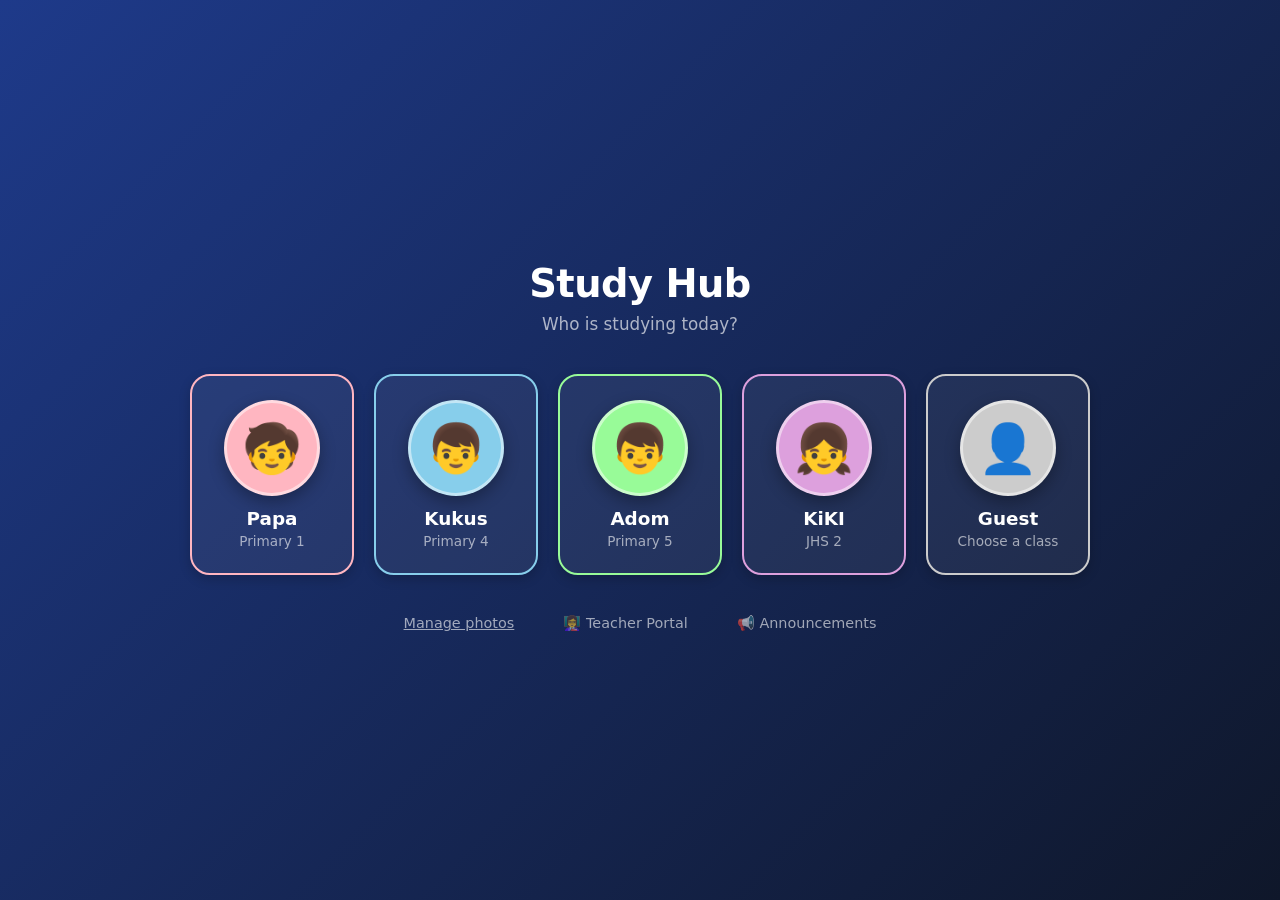
<file: index.html>
<!DOCTYPE html>
<html lang="en">
<head>
  <meta charset="UTF-8" />
  <meta name="viewport" content="width=device-width, initial-scale=1.0" />
  <title>Study Hub — Learn. Practice. Excel.</title>
  <link rel="icon" type="image/png" href="assets/immanuel.png" />
  <link rel="apple-touch-icon" href="assets/immanuel.png" />
  <link rel="manifest" href="manifest.json" />
  <meta name="apple-mobile-web-app-capable" content="yes" />
  <meta name="mobile-web-app-capable" content="yes" />
  <meta name="apple-mobile-web-app-status-bar-style" content="black-translucent" />
  <meta name="apple-mobile-web-app-title" content="Study Hub" />
  <link rel="stylesheet" href="style.css" />
  <script>
    (function() {
      const params = new URLSearchParams(window.location.search);
      if (!params.get("class") && !params.get("profile")) {
        const cameFromPicker = sessionStorage.getItem("cameFromPicker");
        if (cameFromPicker === "1") {
          sessionStorage.removeItem("cameFromPicker");
        } else {
          window.location.replace("profile-picker.html");
        }
      }
    })();
  </script>
</head>
<body>

<header class="site-header">
  <div class="site-header-inner">
    <a href="#" class="site-logo" id="logoLink">
      <span class="site-logo-icon">📚</span>
      <span class="site-logo-text">
        <strong id="logoTitle">Study Hub</strong>
        <small id="logoSubtitle">Learn. Practice. Excel.</small>
      </span>
    </a>
    <nav class="site-nav" id="siteNav">
      <a href="#" data-nav="home">Home</a>
      <a href="#" data-nav="subjects">Subjects</a>
      <a href="#" data-nav="games">Games</a>
      <a href="stories.html">📖 Stories</a>
      <a href="riddles.html">🧩 Riddles</a>
      <a href="#" data-nav="timetable">📅 Timetable</a>
      <a href="child-safety.html">🛡️ Safety</a>
      <a href="kg-curriculum.html">🎓 KG</a>
    </nav>
    <div class="site-header-actions">
      <a href="profile-picker.html" class="site-header-cta">👥 Change profile</a>
      <button class="site-menu-btn" id="menuBtn">☰</button>
    </div>
  </div>
</header>

<section class="site-hero" id="top">
  <div class="site-hero-inner">
    <div class="site-hero-text">
      <p class="site-hero-eyebrow" id="heroEyebrow">Free for every Ghanaian child</p>
      <h1 class="site-hero-title" id="heroTitle">Learn. Practice.<br>Excel.</h1>
      <p class="site-hero-sub" id="heroTagline">Study tools, games, and quizzes — built by parents, for our children.</p>
      <div class="site-hero-buttons">
        <button class="site-btn site-btn-primary" data-nav="subjects">Start studying →</button>
        <button class="site-btn site-btn-secondary" data-nav="games">Play games</button>
      </div>
    </div>
    <div class="site-hero-image">
      <img id="heroImage" src="assets/immanuel.png" alt="Study Hub" />
      <p class="site-hero-caption" id="heroCredit">Learn. Practice. Excel.</p>
    </div>
  </div>
</section>

<main class="site-main" id="app-anchor">
<div class="app" id="app">
<header class="app-header">
  <div class="brand">
    <span class="brand-icon">📚</span>
    <div>
      <h1 id="appBrandTitle">Study Hub</h1>
      <p class="tagline" id="appBrandTagline">Learn. Practice. Excel.</p>
    </div>
  </div>
  <button id="themeBtn" class="icon-btn">🎨</button>
</header>

<section class="screen active" id="screen-home">
  <p class="greeting" id="greeting">Welcome! 👋</p>
  <div class="study-banner" id="studyBanner">
    <span class="study-banner-icon" id="studyBannerIcon">🔒</span>
    <span class="study-banner-text" id="studyBannerText">Loading…</span>
  </div>
  <div class="study-progress-bar"><div class="study-progress-fill" id="studyProgressFill"></div></div>
  <div id="subjects" class="home-section"><h2>Choose a subject</h2><div class="subject-grid" id="subjectGrid"></div></div>
  <div id="topics" class="home-section"><h2>Topics</h2><div class="topic-list" id="homeTopicList"></div></div>
  <div id="tools" class="home-section"><h2>Tools</h2><div class="tools-grid" id="toolsGrid"></div></div>
  <button class="progress-link" id="progressLink">📊 View My Progress</button>
</section>
<section class="screen" id="screen-topic">
  <button class="back-btn" data-back>← Back</button>
  <h1 id="topicTitle"></h1>
  <p class="topic-meta" id="topicMeta"></p>
  <div class="mode-grid">
    <button class="mode-card" id="modeStudy"><span class="mode-icon">📚</span><span class="mode-name">Study</span><span class="mode-desc">Flip cards to learn</span></button>
    <button class="mode-card" id="modeQuiz"><span class="mode-icon">🎯</span><span class="mode-name">Quiz</span><span class="mode-desc">Test yourself</span></button>
  </div>
</section>

<section class="screen" id="screen-study">
  <button class="back-btn" data-back>← Back</button>
  <p class="study-topic" id="studyTopicLabel"></p>
  <div class="card-container"><div class="card" id="card">
    <div class="card-face card-front"><span class="badge" id="frontBadge">Question</span><p id="question">Loading…</p></div>
    <div class="card-face card-back"><span class="badge" id="backBadge">Answer</span><p id="answer"></p></div>
  </div></div>
  <div class="controls"><button id="prevBtn">← Prev</button><button id="flipBtn">Flip</button><button id="nextBtn">Next →</button></div>
  <p class="progress" id="progress"></p>
</section>

<section class="screen" id="screen-quiz">
  <button class="back-btn" data-back>← Back</button>
  <p class="quiz-topic" id="quizTopicLabel"></p>
  <div id="quizPlay">
    <p class="progress" id="quizProgress"></p>
    <div class="quiz-question" id="quizQuestion">Loading…</div>
    <div class="quiz-options" id="quizOptions"></div>
    <p class="quiz-feedback" id="quizFeedback"></p>
    <button class="typing-btn-secondary" id="paceBtn" style="margin-top:10px;width:100%;">🐢 My pace</button>
    <button class="typing-btn-primary" id="nextQuestionBtn" style="margin-top:10px;width:100%;" hidden>Next Question →</button>
    <div class="procedure-box hidden" id="procedureBox"></div>
  </div>
  <div id="quizResult" class="hidden">
    <h2 id="resultTitle">Well done!</h2>
    <p class="score" id="finalScore"></p>
    <p id="scoreMessage"></p>
    <div class="result-actions"><button id="retryQuizBtn">Try Again</button><button id="backHomeBtn" class="secondary">Back Home</button></div>
  </div>
</section>

<section class="screen" id="screen-progress">
  <button class="back-btn" data-back>← Back</button>
  <h1>My Progress</h1>
  <div class="progress-name-row">
    <span class="progress-name-label">Name:</span>
    <span class="progress-name-value" id="progressName">Player</span>
    <button class="progress-name-edit" id="changeNameBtn">Change</button>
  </div>
  <div class="stat-grid">
    <div class="stat"><span class="stat-value" id="statTotalQuestions">0</span><span class="stat-label">Questions</span></div>
    <div class="stat"><span class="stat-value" id="statCorrect">0</span><span class="stat-label">Correct</span></div>
    <div class="stat"><span class="stat-value" id="statAccuracy">0%</span><span class="stat-label">Accuracy</span></div>
    <div class="stat"><span class="stat-value" id="statBest">0%</span><span class="stat-label">Best Quiz</span></div>
    <div class="stat"><span class="stat-value" id="statTypingLessons">0</span><span class="stat-label">Typing Lessons</span></div>
    <div class="stat"><span class="stat-value" id="statTypingWpm">0</span><span class="stat-label">Best WPM</span></div>
    <div class="stat"><span class="stat-value" id="statStudyMinutes">0</span><span class="stat-label">Study Min</span></div>
    <div class="stat"><span class="stat-value" id="statGamesPlayed">0</span><span class="stat-label">Unlocks</span></div>
  </div>
  <h3>Recent Quizzes</h3>
  <ul class="history" id="quizHistory"></ul>
  <button class="danger" id="clearProgressBtn">Clear All Progress</button>
</section>

<section class="screen" id="screen-calculator">
  <button class="back-btn" data-back>← Back</button>
  <h1>Calculator</h1>
  <div class="calc-display" id="calcDisplay">0</div>
  <div class="calc-grid">
    <button class="calc-btn calc-fn" data-calc="clear">C</button>
    <button class="calc-btn calc-fn" data-calc="back">⌫</button>
    <button class="calc-btn calc-fn" data-calc="%">%</button>
    <button class="calc-btn calc-op" data-calc="/">÷</button>
    <button class="calc-btn" data-calc="7">7</button>
    <button class="calc-btn" data-calc="8">8</button>
    <button class="calc-btn" data-calc="9">9</button>
    <button class="calc-btn calc-op" data-calc="*">×</button>
    <button class="calc-btn" data-calc="4">4</button>
    <button class="calc-btn" data-calc="5">5</button>
    <button class="calc-btn" data-calc="6">6</button>
    <button class="calc-btn calc-op" data-calc="-">−</button>
    <button class="calc-btn" data-calc="1">1</button>
    <button class="calc-btn" data-calc="2">2</button>
    <button class="calc-btn" data-calc="3">3</button>
    <button class="calc-btn calc-op" data-calc="+">+</button>
    <button class="calc-btn calc-zero" data-calc="0">0</button>
    <button class="calc-btn" data-calc=".">.</button>
    <button class="calc-btn calc-equal" data-calc="equals">=</button>
  </div>
</section>

<section class="screen" id="screen-dictionary">
  <button class="back-btn" data-back>← Back</button>
  <h1>Dictionary</h1>
  <p class="dict-hint">Type any word to see its meaning. Works offline.</p>
  <div class="dict-search">
    <input id="dictInput" type="text" placeholder="Enter a word…" autocomplete="off" />
    <button class="dict-search-btn" id="dictSearchBtn">Search</button>
  </div>
  <div class="dict-result hidden" id="dictResult"></div>
  <p class="dict-error hidden" id="dictError"></p>
</section>

<section class="screen" id="screen-typing">
  <button class="back-btn" data-back>← Back</button>
  <h1>Typing Course</h1>
  <div id="typingLevelPicker">
    <p class="typing-hint">Choose a level to start practising.</p>
    <div class="typing-levels" id="typingLevels"></div>
  </div>
  <div id="typingLesson" class="hidden">
    <div class="typing-topbar">
      <span class="typing-level-name" id="typingLevelName"></span>
      <span class="typing-lesson-count" id="typingLessonCount"></span>
    </div>
    <div class="typing-target" id="typingTarget"></div>
    <input class="typing-input" id="typingInput" type="text" placeholder="Start typing…" autocomplete="off" />
    <div class="typing-stats">
      <div class="typing-stat"><span class="typing-stat-value" id="typingWpm">0</span><span class="typing-stat-label">WPM</span></div>
      <div class="typing-stat"><span class="typing-stat-value" id="typingAccuracy">100%</span><span class="typing-stat-label">Accuracy</span></div>
      <div class="typing-stat"><span class="typing-stat-value" id="typingProgress">0/0</span><span class="typing-stat-label">Progress</span></div>
    </div>
    <div class="typing-actions">
      <button class="typing-btn-secondary" id="typingRestartBtn">Restart</button>
      <button class="typing-btn-primary" id="typingNextBtn">Next Lesson →</button>
    </div>
  </div>
</section>
<section class="screen" id="screen-games">
  <button class="back-btn" data-back>← Back</button>
  <h1>Games</h1>
  <div id="gamesLocked" class="games-locked hidden">
    <div class="games-locked-icon">🔒</div>
    <div class="games-locked-title">Games locked</div>
    <p class="games-locked-msg" id="gamesLockedMsg">Study for 45 minutes to unlock games.</p>
    <p class="games-locked-time" id="gamesLockedTime">0 / 45 min</p>
    <div class="study-progress-bar"><div class="study-progress-fill" id="gamesProgressFill"></div></div>
    <button class="typing-btn-primary" id="gamesGoStudyBtn" style="margin-top:20px;width:100%;">Go Study</button>
  </div>
  <div id="gamesUnlocked" class="games-unlocked hidden">
    <div class="games-unlocked-icon">🎮</div>
    <div class="games-unlocked-title">Games unlocked!</div>
    <p class="games-unlocked-msg" id="gamesUnlockedMsg">You earned this!</p>
    <div class="games-grid" id="gamesGrid"></div>
  </div>
</section>

<section class="screen" id="screen-mathsprint">
  <button class="back-btn" data-back>← Back</button>
  <h1>Math Sprint</h1>
  <div id="msModePicker">
    <p class="ms-hint">30 seconds. Answer as many as you can!</p>
    <div class="ms-mode-grid">
      <button class="ms-mode-card" id="msSoloBtn"><span class="ms-mode-icon">👤</span><span class="ms-mode-name">Solo</span><span class="ms-mode-desc">Play alone</span></button>
      <button class="ms-mode-card" id="msTwoBtn"><span class="ms-mode-icon">👥</span><span class="ms-mode-name">2 Players</span><span class="ms-mode-desc">Take turns</span></button>
    </div>
  </div>
  <div id="msTwoSetup" class="hidden">
    <p class="ms-hint">Enter Player 2 name:</p>
    <input class="ms-input" id="msP2Input" type="text" placeholder="Player 2" autocomplete="off" />
    <div class="ms-actions"><button class="typing-btn-secondary" id="msBackToModes">Back</button><button class="typing-btn-primary" id="msStartTwoBtn">Start</button></div>
  </div>
  <div id="msPassScreen" class="ms-pass-screen hidden">
    <div class="ms-pass-icon">📱</div>
    <div class="ms-pass-title">Pass to <span id="msPassName"></span></div>
    <p class="ms-pass-msg">Hand the device to the player.</p>
    <button class="typing-btn-primary" id="msReadyBtn" style="width:100%;">I'm Ready →</button>
  </div>
  <div id="msPlay" class="hidden">
    <div class="ms-play-topbar">
      <span class="ms-current-player" id="msCurrentPlayer"></span>
      <span class="ms-timer" id="msTimer">30</span>
    </div>
    <div class="ms-question" id="msQuestion">?</div>
    <div class="ms-options" id="msOptions"></div>
    <p class="ms-score-inline">Score: <strong id="msScore">0</strong></p>
  </div>
  <div id="msRoundResult" class="ms-result hidden">
    <div class="ms-result-icon" id="msResultIcon">🎉</div>
    <div class="ms-result-title" id="msResultTitle"></div>
    <p class="ms-result-msg" id="msResultMsg"></p>
    <div class="ms-result-actions">
      <button class="typing-btn-primary" id="msNextBtn" style="flex:1;">Next</button>
      <button class="typing-btn-secondary" id="msPlayAgainBtn" style="flex:1;">Play Again</button>
    </div>
  </div>
</section>

<section class="screen" id="screen-memorymatch">
  <button class="back-btn" data-back>← Back</button>
  <h1>Memory Match</h1>
  <div id="mmModePicker">
    <p class="ms-hint">Find matching pairs. Fewer moves = better!</p>
    <div class="ms-mode-grid">
      <button class="ms-mode-card" id="mmSoloBtn"><span class="ms-mode-icon">👤</span><span class="ms-mode-name">Solo</span><span class="ms-mode-desc">Play alone</span></button>
      <button class="ms-mode-card" id="mmTwoBtn"><span class="ms-mode-icon">👥</span><span class="ms-mode-name">2 Players</span><span class="ms-mode-desc">Take turns</span></button>
    </div>
  </div>
  <div id="mmTwoSetup" class="hidden">
    <p class="ms-hint">Enter Player 2 name:</p>
    <input class="ms-input" id="mmP2Input" type="text" placeholder="Player 2" autocomplete="off" />
    <div class="ms-actions"><button class="typing-btn-secondary" id="mmBackToModes">Back</button><button class="typing-btn-primary" id="mmStartTwoBtn">Start</button></div>
  </div>
  <div id="mmPassScreen" class="ms-pass-screen hidden">
    <div class="ms-pass-icon">📱</div>
    <div class="ms-pass-title">Pass to <span id="mmPassName"></span></div>
    <p class="ms-pass-msg">Hand the device to the player.</p>
    <button class="typing-btn-primary" id="mmReadyBtn" style="width:100%;">I'm Ready →</button>
  </div>
  <div id="mmPlay" class="hidden">
    <div class="mm-topbar"><span class="mm-current-player" id="mmCurrentPlayer"></span><span class="mm-meta" id="mmMeta"></span></div>
    <div class="mm-board" id="mmBoard"></div>
    <div class="mm-scores" id="mmScores"></div>
    <div class="ms-actions" style="margin-top:14px;">
      <button class="typing-btn-secondary" id="mmQuitBtn" style="flex:1;">Quit</button>
      <button class="typing-btn-primary" id="mmRestartBtn" style="flex:1;">Restart</button>
    </div>
  </div>
  <div id="mmResult" class="ms-result hidden">
    <div class="ms-result-icon" id="mmResultIcon">🎉</div>
    <div class="ms-result-title" id="mmResultTitle"></div>
    <p class="ms-result-msg" id="mmResultMsg"></p>
    <div class="ms-result-actions">
      <button class="typing-btn-primary" id="mmPlayAgainBtn" style="flex:1;">Play Again</button>
      <button class="typing-btn-secondary" id="mmDoneBtn" style="flex:1;">Done</button>
    </div>
  </div>
</section>

<section class="screen" id="screen-spellingbee">
  <button class="back-btn" data-back>← Back</button>
  <h1>Spelling Bee</h1>
  <div id="sbSetup">
    <p class="ms-hint">Choose a level:</p>
    <div class="sb-level-grid">
      <button class="sb-level-card" data-level="easy"><span class="sb-level-icon">🐣</span><span class="sb-level-name">Easy</span><span class="sb-level-desc">3–5 letters</span></button>
      <button class="sb-level-card" data-level="medium"><span class="sb-level-icon">🐦</span><span class="sb-level-name">Medium</span><span class="sb-level-desc">6–9 letters</span></button>
      <button class="sb-level-card" data-level="hard"><span class="sb-level-icon">🦅</span><span class="sb-level-name">Hard</span><span class="sb-level-desc">10+ letters</span></button>
    </div>
    <div class="ms-mode-grid" style="margin-top:16px;">
      <button class="ms-mode-card" id="sbSoloBtn"><span class="ms-mode-icon">👤</span><span class="ms-mode-name">Solo</span><span class="ms-mode-desc">Play alone</span></button>
      <button class="ms-mode-card" id="sbTwoBtn"><span class="ms-mode-icon">👥</span><span class="ms-mode-name">2 Players</span><span class="ms-mode-desc">Take turns</span></button>
    </div>
  </div>
  <div id="sbTwoSetup" class="hidden">
    <p class="ms-hint">Enter Player 2 name:</p>
    <input class="ms-input" id="sbP2Input" type="text" placeholder="Player 2" autocomplete="off" />
    <div class="ms-actions"><button class="typing-btn-secondary" id="sbBackToSetup">Back</button><button class="typing-btn-primary" id="sbStartTwoBtn">Start</button></div>
  </div>
  <div id="sbPassScreen" class="ms-pass-screen hidden">
    <div class="ms-pass-icon">📱</div>
    <div class="ms-pass-title">Pass to <span id="sbPassName"></span></div>
    <p class="ms-pass-msg">Hand the device to the player.</p>
    <button class="typing-btn-primary" id="sbReadyBtn" style="width:100%;">I'm Ready →</button>
  </div>
  <div id="sbPlay" class="hidden">
    <div class="sb-topbar"><span class="sb-current-player" id="sbCurrentPlayer"></span><span class="sb-progress-label" id="sbProgressLabel"></span></div>
    <div class="sb-speaker-card"><button class="sb-play-btn" id="sbPlayBtn">🔊</button><p class="sb-speaker-hint">Listen and type the word</p></div>
    <input class="sb-input" id="sbInput" type="text" placeholder="Type the word…" autocomplete="off" />
    <p class="sb-feedback" id="sbFeedback"></p>
    <div class="ms-actions"><button class="typing-btn-secondary" id="sbSkipBtn">Skip</button><button class="typing-btn-primary" id="sbSubmitBtn">Submit</button></div>
  </div>
  <div id="sbResult" class="ms-result hidden">
    <div class="ms-result-icon" id="sbResultIcon">🎉</div>
    <div class="ms-result-title" id="sbResultTitle"></div>
    <p class="ms-result-msg" id="sbResultMsg"></p>
    <div class="ms-result-actions">
      <button class="typing-btn-primary" id="sbPlayAgainBtn" style="flex:1;">Play Again</button>
      <button class="typing-btn-secondary" id="sbDoneBtn" style="flex:1;">Done</button>
    </div>
  </div>
</section>

<section class="screen" id="screen-timestables">
  <button class="back-btn" data-back>← Back</button>
  <h1>Times Tables</h1>
  <div id="ttLevelPicker">
    <p class="ms-hint">Choose a level:</p>
    <div class="sb-level-grid">
      <button class="tt-level-card sb-level-card" data-level="easy"><span class="sb-level-icon">🐣</span><span class="sb-level-name">Easy</span><span class="sb-level-desc">×2 – ×5</span></button>
      <button class="tt-level-card sb-level-card" data-level="medium"><span class="sb-level-icon">🐦</span><span class="sb-level-name">Medium</span><span class="sb-level-desc">×6 – ×9 (60s)</span></button>
      <button class="tt-level-card sb-level-card" data-level="hard"><span class="sb-level-icon">🦅</span><span class="sb-level-name">Hard</span><span class="sb-level-desc">×10 – ×12 (45s)</span></button>
    </div>
  </div>
  <div id="ttModePicker" class="hidden">
    <p class="ms-hint">Level: <strong id="ttLevelLabel"></strong></p>
    <div class="ms-mode-grid">
      <button class="ms-mode-card" id="ttSoloBtn"><span class="ms-mode-icon">👤</span><span class="ms-mode-name">Solo</span><span class="ms-mode-desc">Play alone</span></button>
      <button class="ms-mode-card" id="ttTwoBtn"><span class="ms-mode-icon">👥</span><span class="ms-mode-name">2 Players</span><span class="ms-mode-desc">Take turns</span></button>
    </div>
    <div class="ms-actions" style="margin-top:14px;"><button class="typing-btn-secondary" id="ttBackToLevels" style="flex:1;">Back</button></div>
  </div>
  <div id="ttTwoSetup" class="hidden">
    <p class="ms-hint">Enter Player 2 name:</p>
    <input class="ms-input" id="ttP2Input" type="text" placeholder="Player 2" autocomplete="off" />
    <div class="ms-actions"><button class="typing-btn-secondary" id="ttCancelTwo">Back</button><button class="typing-btn-primary" id="ttStartTwoBtn">Start</button></div>
  </div>
  <div id="ttPassScreen" class="ms-pass-screen hidden">
    <div class="ms-pass-icon">📱</div>
    <div class="ms-pass-title">Pass to <span id="ttPassName"></span></div>
    <p class="ms-pass-msg">Hand the device to the player.</p>
    <button class="typing-btn-primary" id="ttReadyBtn" style="width:100%;">I'm Ready →</button>
  </div>
  <div id="ttPlay" class="hidden">
    <div class="ms-play-topbar"><span class="ms-current-player" id="ttCurrentPlayer"></span><span class="ms-timer" id="ttTimer"></span></div>
    <p class="ms-score-inline" id="ttProgressLabel"></p>
    <div class="ms-question" id="ttQuestion">?</div>
    <div class="ms-options" id="ttOptions"></div>
    <p class="ms-score-inline">Score: <strong id="ttScore">0</strong></p>
  </div>
  <div id="ttResult" class="ms-result hidden">
    <div class="ms-result-icon" id="ttResultIcon">🎉</div>
    <div class="ms-result-title" id="ttResultTitle"></div>
    <p class="ms-result-msg" id="ttResultMsg"></p>
    <div class="ms-result-actions">
      <button class="typing-btn-primary" id="ttPlayAgainBtn" style="flex:1;">Play Again</button>
      <button class="typing-btn-secondary" id="ttDoneBtn" style="flex:1;">Done</button>
    </div>
  </div>
</section>

</div>
</main>

<section class="site-about" id="childAbout" style="display:none;">
  <div class="site-about-inner">
    <h2 id="aboutHeading">About Study Hub</h2>
    <p id="aboutText">Loading…</p>
    <div id="aboutFavSubjects"></div>
  </div>
</section>

<section class="site-promo-strip" id="about">
  <div class="site-promo-strip-inner">
    <div class="site-promo-strip-text">
      <p class="site-promo-strip-eyebrow">Built with love in Ghana</p>
      <p class="site-promo-strip-body">Need a website like this? <strong>Crisol Studios Ltd</strong> builds school portals, learning tools, and business sites.</p>
    </div>
    <div class="site-promo-strip-actions">
      <a href="https://wa.me/233245399914" target="_blank" class="site-btn site-btn-whatsapp site-btn-sm">💬 WhatsApp</a>
      <a href="tel:+233538886563" class="site-btn site-btn-secondary site-btn-sm">📞 Call</a>
    </div>
  </div>
</section>

<footer class="site-footer" id="contact">
  <div class="site-footer-inner">
    <div class="site-footer-brand-block">
      <div class="site-footer-logo"><span>📚</span><strong>Study Hub</strong></div>
      <p class="site-footer-tag">Learning tools for every Ghanaian child.</p>
    </div>
    <div class="site-footer-links">
      <a href="#" data-nav="home">Home</a>
      <a href="#" data-nav="subjects">Subjects</a>
      <a href="stories.html">Stories</a>
      <a href="riddles.html">Riddles</a>
      <a href="timetable.html">Timetable</a>
      <a href="child-safety.html">Safety</a>
      <a href="kg-curriculum.html">KG Curriculum</a>
      <a href="profile-picker.html">Change profile</a>
    </div>
    <div class="site-footer-credits">
      <p>Built by <strong>Adom Nkansah Acquaye and Friends</strong>.</p>
      <p>Designed &amp; developed by <strong>Crisol Studios Ltd</strong>.</p>
      <p class="site-footer-contact">
        <a href="https://wa.me/233245399914" target="_blank">💬 0245 399 914</a> · <a href="tel:+233538886563">📞 0538 886 563</a>
      </p>
    </div>
  </div>
  <div class="site-footer-bottom">© 2026 Study Hub. Free. Always.</div>
</footer>

<div class="modal hidden" id="themeModal">
  <div class="modal-card">
    <h2>Choose a theme</h2>
    <p class="modal-sub">Pick your favourite colours.</p>
    <div class="theme-grid" id="themeGrid"></div>
    <button class="modal-close" id="themeClose">Close</button>
  </div>
</div>

<div class="modal hidden" id="nameModal">
  <div class="modal-card">
    <h2>What's your name?</h2>
    <p class="modal-sub">Your name will show on your progress.</p>
    <input class="ms-input" id="nameInput" type="text" placeholder="Your name" autocomplete="off" />
    <div class="name-modal-actions">
      <button class="typing-btn-secondary" id="nameSkipBtn" style="flex:1;">Skip</button>
      <button class="typing-btn-primary" id="nameSaveBtn" style="flex:1;">Save</button>
    </div>
  </div>
</div>

<div id="loading" class="loading hidden">
  <div class="spinner"></div>
  <p>Loading…</p>
</div>

<script src="script.js"></script>
</body>
</html>
</file>
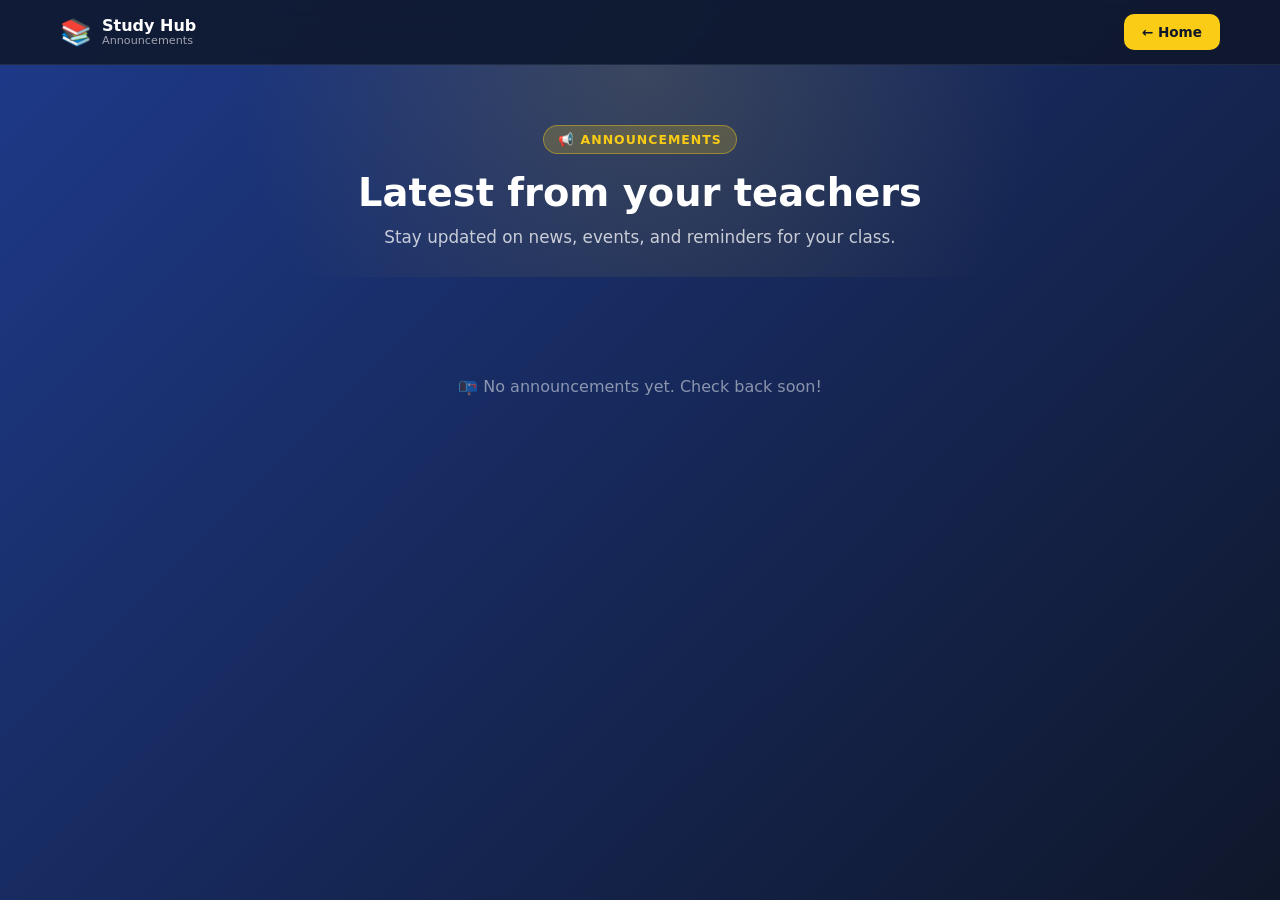
<file: announcements.html>
<!DOCTYPE html>
<html lang="en">
<head>
  <meta charset="UTF-8" />
  <meta name="viewport" content="width=device-width, initial-scale=1.0" />
  <title>Announcements — Study Hub</title>
  <link rel="stylesheet" href="style.css" />
  <style>
    .ann-hero { padding: 60px 20px 30px; text-align: center; background: radial-gradient(circle at 50% 0%, rgba(250, 204, 21, 0.15), transparent 60%); }
    .ann-hero .ann-badge { display: inline-block; padding: 6px 14px; border-radius: 999px; background: rgba(250,204,21,0.2); border: 1px solid rgba(250,204,21,0.4); color: #facc15; font-size: 0.78rem; font-weight: 700; letter-spacing: 1px; text-transform: uppercase; margin-bottom: 16px; }
    .ann-hero h1 { font-size: 2.4rem; font-weight: 800; margin-bottom: 12px; }
    .ann-hero p { font-size: 1.05rem; color: rgba(255,255,255,0.75); max-width: 600px; margin: 0 auto; }

    .ann-list { max-width: 800px; margin: 40px auto; padding: 0 20px; }
    .ann-item {
      background: rgba(255,255,255,0.06);
      border: 1px solid rgba(255,255,255,0.12);
      border-left: 4px solid #facc15;
      border-radius: 14px;
      padding: 20px 24px;
      margin-bottom: 16px;
    }
    .ann-title { font-size: 1.2rem; font-weight: 700; margin-bottom: 6px; }
    .ann-body { font-size: 0.95rem; color: rgba(255,255,255,0.85); line-height: 1.6; margin-bottom: 10px; }
    .ann-meta { font-size: 0.8rem; color: rgba(255,255,255,0.5); display: flex; gap: 14px; }
    .ann-empty { text-align: center; padding: 60px 20px; color: rgba(255,255,255,0.5); }
  </style>
</head>
<body>
  <header class="site-header">
    <div class="site-header-inner">
      <a href="profile-picker.html" class="site-logo">
        <span class="site-logo-icon">📚</span>
        <span class="site-logo-text"><strong>Study Hub</strong><small>Announcements</small></span>
      </a>
      <div class="site-header-actions">
        <a href="profile-picker.html" class="site-header-cta">← Home</a>
      </div>
    </div>
  </header>

  <section class="ann-hero">
    <div class="ann-badge">📢 Announcements</div>
    <h1>Latest from your teachers</h1>
    <p>Stay updated on news, events, and reminders for your class.</p>
  </section>

  <main>
    <div class="ann-list" id="annList"></div>
  </main>

  <script>
    function render() {
      const list = document.getElementById("annList");
      const all = JSON.parse(localStorage.getItem("announcements") || "[]");

      if (all.length === 0) {
        list.innerHTML = '<div class="ann-empty">📭 No announcements yet. Check back soon!</div>';
        return;
      }

      list.innerHTML = "";
      all.forEach(ann => {
        const item = document.createElement("div");
        item.className = "ann-item";
        const date = new Date(ann.date).toLocaleString();
        item.innerHTML = `
          <div class="ann-title">${ann.title}</div>
          <div class="ann-body">${ann.body}</div>
          <div class="ann-meta">
            <span>👥 ${ann.target || "All"}</span>
            <span>📅 ${date}</span>
          </div>
        `;
        list.appendChild(item);
      });
    }

    render();
  </script>
</body>
</html>
</file>
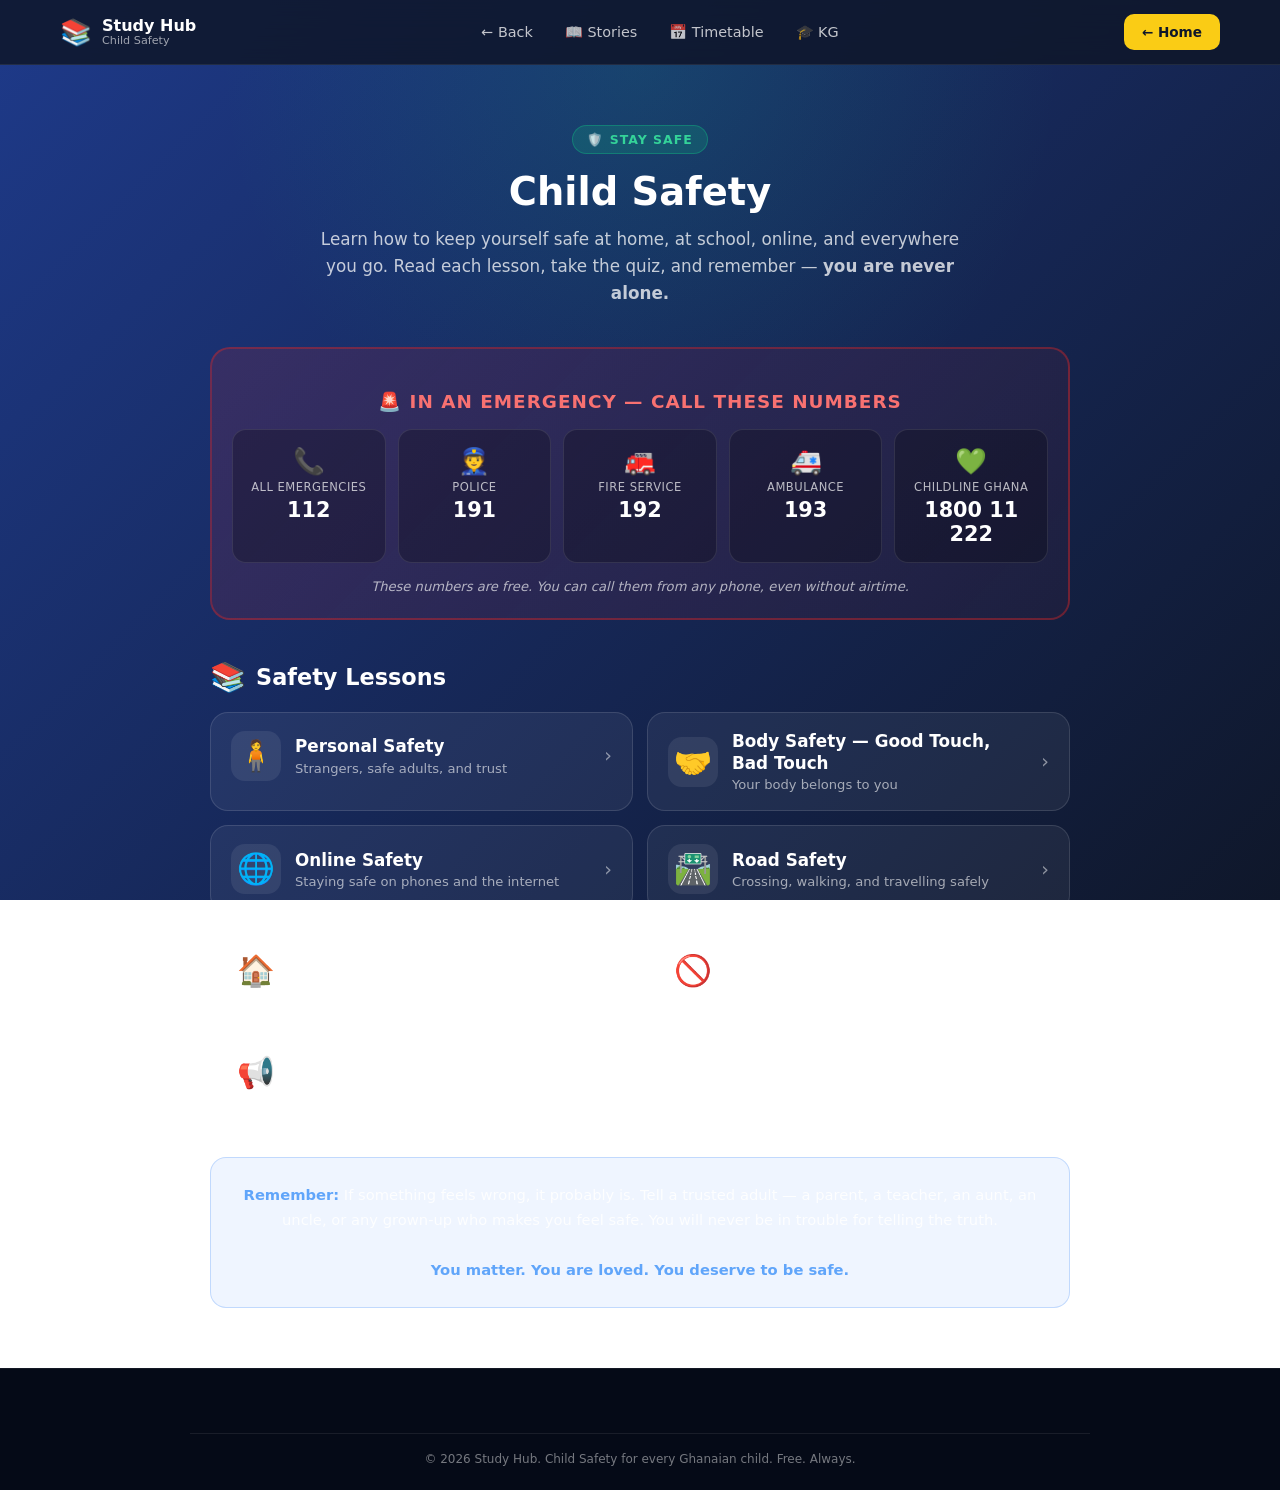
<file: child-safety.html>
<!DOCTYPE html>
<html lang="en">
<head>
  <meta charset="UTF-8" />
  <meta name="viewport" content="width=device-width, initial-scale=1.0" />
  <title>Child Safety — Study Hub</title>
  <link rel="icon" type="image/png" href="assets/immanuel.png" />
  <meta name="apple-mobile-web-app-capable" content="yes" />
  <meta name="mobile-web-app-capable" content="yes" />
  <link rel="stylesheet" href="style.css" />
  <style>
    .safety-hero {
      padding: 60px 20px 40px;
      text-align: center;
      background: radial-gradient(circle at 50% 0%, rgba(16, 185, 129, 0.15), transparent 60%);
    }
    .safety-hero h1 { font-size: 2.4rem; font-weight: 800; margin-bottom: 12px; line-height: 1.15; }
    .safety-hero p { font-size: 1.05rem; color: rgba(255,255,255,0.75); max-width: 640px; margin: 0 auto; line-height: 1.6; }
    .safety-hero .safety-badge { display: inline-block; padding: 6px 14px; border-radius: 999px; background: rgba(16,185,129,0.2); border: 1px solid rgba(16,185,129,0.4); color: #34d399; font-size: 0.78rem; font-weight: 700; letter-spacing: 1px; text-transform: uppercase; margin-bottom: 16px; }

    .safety-wrap { max-width: 900px; margin: 0 auto; padding: 0 20px 60px; }

    .emergency-panel { background: linear-gradient(135deg, rgba(220,38,38,0.15), rgba(220,38,38,0.05)); border: 2px solid rgba(220,38,38,0.4); border-radius: 20px; padding: 24px 20px; margin-bottom: 40px; text-align: center; }
    .emergency-panel h2 { color: #f87171; font-size: 1.15rem; font-weight: 800; letter-spacing: 1px; text-transform: uppercase; margin-bottom: 16px; }
    .emergency-grid { display: grid; grid-template-columns: repeat(auto-fit, minmax(140px, 1fr)); gap: 12px; }
    .emergency-card { background: rgba(0,0,0,0.25); border: 1px solid rgba(255,255,255,0.1); border-radius: 14px; padding: 16px 12px; text-decoration: none; color: #fff; display: flex; flex-direction: column; align-items: center; gap: 4px; transition: transform 0.15s, border-color 0.15s; cursor: pointer; }
    .emergency-card:hover { transform: translateY(-2px); border-color: #f87171; }
    .emergency-icon { font-size: 1.6rem; }
    .emergency-label { font-size: 0.72rem; color: rgba(255,255,255,0.7); text-transform: uppercase; letter-spacing: 0.5px; }
    .emergency-number { font-size: 1.3rem; font-weight: 800; color: #fff; }
    .emergency-note { margin-top: 16px; font-size: 0.82rem; color: rgba(255,255,255,0.65); font-style: italic; }

    .safety-section-title { font-size: 1.4rem; font-weight: 800; margin: 40px 0 18px; display: flex; align-items: center; gap: 10px; }
    .safety-section-title span:first-child { font-size: 1.8rem; }

    .safety-grid { display: grid; grid-template-columns: 1fr; gap: 14px; }
    @media (min-width: 700px) { .safety-grid { grid-template-columns: 1fr 1fr; } }

    .safety-card { background: rgba(255,255,255,0.06); border: 1px solid rgba(255,255,255,0.12); border-radius: 18px; overflow: hidden; transition: border-color 0.2s, background 0.2s; }
    .safety-card.open { border-color: var(--accent); background: rgba(255,255,255,0.09); }
    .safety-card-header { display: flex; align-items: center; gap: 14px; padding: 18px 20px; cursor: pointer; user-select: none; }
    .safety-card-icon { font-size: 1.9rem; flex-shrink: 0; width: 50px; height: 50px; display: flex; align-items: center; justify-content: center; background: rgba(255,255,255,0.08); border-radius: 14px; }
    .safety-card-title { flex: 1; font-size: 1.05rem; font-weight: 700; line-height: 1.3; }
    .safety-card-subtitle { font-size: 0.82rem; color: rgba(255,255,255,0.6); margin-top: 3px; font-weight: 400; }
    .safety-card-arrow { font-size: 1.2rem; color: rgba(255,255,255,0.5); transition: transform 0.25s; }
    .safety-card.open .safety-card-arrow { transform: rotate(90deg); }

    .safety-card-body { max-height: 0; overflow: hidden; transition: max-height 0.35s ease; }
    .safety-card.open .safety-card-body { max-height: 3000px; }
    .safety-card-content { padding: 0 20px 22px; border-top: 1px solid rgba(255,255,255,0.08); margin-top: 4px; }
    .safety-card-content h4 { font-size: 0.95rem; font-weight: 700; margin: 18px 0 8px; color: #facc15; }
    .safety-card-content p { font-size: 0.92rem; line-height: 1.65; color: rgba(255,255,255,0.85); margin-bottom: 10px; }
    .safety-card-content ul { list-style: none; padding: 0; margin: 0 0 10px; }
    .safety-card-content ul li { padding: 6px 0 6px 26px; position: relative; font-size: 0.92rem; line-height: 1.55; color: rgba(255,255,255,0.85); }
    .safety-card-content ul li::before { content: "✓"; position: absolute; left: 0; color: #34d399; font-weight: 800; }
    .safety-card-content ul li.no::before { content: "✗"; color: #f87171; }

    .safety-tip { background: rgba(250,204,21,0.12); border-left: 3px solid #facc15; padding: 12px 14px; border-radius: 8px; font-size: 0.88rem; color: rgba(255,255,255,0.9); margin-top: 14px; line-height: 1.6; }
    .safety-tip strong { color: #facc15; }

    .safety-quiz { margin-top: 18px; padding: 16px; background: rgba(0,0,0,0.2); border-radius: 12px; border: 1px solid rgba(255,255,255,0.08); }
    .safety-quiz-label { font-size: 0.72rem; font-weight: 700; text-transform: uppercase; letter-spacing: 1px; color: #facc15; margin-bottom: 10px; }
    .safety-quiz-q { font-size: 0.95rem; font-weight: 600; margin-bottom: 12px; line-height: 1.5; }
    .safety-quiz-options { display: flex; flex-direction: column; gap: 8px; }
    .safety-quiz-option { padding: 11px 14px; border-radius: 10px; background: rgba(255,255,255,0.06); border: 1px solid rgba(255,255,255,0.1); color: #fff; text-align: left; font-family: inherit; font-size: 0.9rem; cursor: pointer; transition: background 0.2s, border-color 0.2s; }
    .safety-quiz-option:hover:not(:disabled) { background: rgba(255,255,255,0.12); border-color: var(--accent); }
    .safety-quiz-option.correct { background: rgba(16,185,129,0.25); border-color: #34d399; color: #fff; }
    .safety-quiz-option.wrong { background: rgba(220,38,38,0.25); border-color: #f87171; color: #fff; }
    .safety-quiz-option:disabled { cursor: default; }
    .safety-quiz-feedback { margin-top: 10px; font-size: 0.86rem; font-weight: 600; min-height: 20px; }
    .safety-quiz-feedback.correct { color: #34d399; }
    .safety-quiz-feedback.wrong { color: #f87171; }

    .safety-footer-note { max-width: 900px; margin: 40px auto 0; padding: 24px 20px; background: rgba(59,130,246,0.08); border: 1px solid rgba(59,130,246,0.25); border-radius: 16px; font-size: 0.92rem; line-height: 1.7; color: rgba(255,255,255,0.85); text-align: center; }
    .safety-footer-note strong { color: #60a5fa; }

    @media (max-width: 500px) {
      .safety-hero h1 { font-size: 1.7rem; }
      .safety-hero p { font-size: 0.95rem; }
      .emergency-number { font-size: 1.1rem; }
      .safety-card-header { padding: 14px 16px; gap: 10px; }
      .safety-card-icon { width: 42px; height: 42px; font-size: 1.5rem; }
      .safety-card-title { font-size: 0.95rem; }
    }
  </style>
</head>
<body>

  <header class="site-header">
    <div class="site-header-inner">
      <a href="profile-picker.html" class="site-logo">
        <span class="site-logo-icon">📚</span>
        <span class="site-logo-text">
          <strong>Study Hub</strong>
          <small>Child Safety</small>
        </span>
      </a>
      <nav class="site-nav" id="siteNav">
        <a href="profile-picker.html">← Back</a>
        <a href="stories.html">📖 Stories</a>
        <a href="timetable.html">📅 Timetable</a>
        <a href="kg-curriculum.html">🎓 KG</a>
      </nav>
      <div class="site-header-actions">
        <a href="profile-picker.html" class="site-header-cta">← Home</a>
      </div>
    </div>
  </header>

  <section class="safety-hero">
    <div class="safety-badge">🛡️ Stay Safe</div>
    <h1>Child Safety</h1>
    <p>Learn how to keep yourself safe at home, at school, online, and everywhere you go. Read each lesson, take the quiz, and remember — <strong>you are never alone.</strong></p>
  </section>

  <main class="safety-wrap">

    <div class="emergency-panel">
      <h2>🚨 In an Emergency — Call These Numbers</h2>
      <div class="emergency-grid">
        <a href="tel:112" class="emergency-card">
          <span class="emergency-icon">📞</span>
          <span class="emergency-label">All Emergencies</span>
          <span class="emergency-number">112</span>
        </a>
        <a href="tel:191" class="emergency-card">
          <span class="emergency-icon">👮</span>
          <span class="emergency-label">Police</span>
          <span class="emergency-number">191</span>
        </a>
        <a href="tel:192" class="emergency-card">
          <span class="emergency-icon">🚒</span>
          <span class="emergency-label">Fire Service</span>
          <span class="emergency-number">192</span>
        </a>
        <a href="tel:193" class="emergency-card">
          <span class="emergency-icon">🚑</span>
          <span class="emergency-label">Ambulance</span>
          <span class="emergency-number">193</span>
        </a>
        <a href="tel:1800111222" class="emergency-card">
          <span class="emergency-icon">💚</span>
          <span class="emergency-label">ChildLine Ghana</span>
          <span class="emergency-number">1800 11 222</span>
        </a>
      </div>
      <p class="emergency-note">These numbers are free. You can call them from any phone, even without airtime.</p>
    </div>

    <h2 class="safety-section-title"><span>📚</span> <span>Safety Lessons</span></h2>
    <div class="safety-grid" id="safetyGrid"></div>

    <div class="safety-footer-note">
      <strong>Remember:</strong> If something feels wrong, it probably is. Tell a trusted adult — a parent, a teacher, an aunt, an uncle, or any grown-up who makes you feel safe. You will never be in trouble for telling the truth.
      <br><br>
      <strong>You matter. You are loved. You deserve to be safe.</strong>
    </div>

  </main>

  <footer class="site-footer">
    <div class="site-footer-bottom">
      © 2026 Study Hub. Child Safety for every Ghanaian child. Free. Always.
    </div>
  </footer>

  <script>
    const SAFETY_TOPICS = [
      {
        icon: "🧍",
        title: "Personal Safety",
        subtitle: "Strangers, safe adults, and trust",
        body: `
          <h4>Who is a stranger?</h4>
          <p>A stranger is someone you don't know. Most strangers are good people — but we still have to be careful until we know someone well.</p>
          <h4>Safe adults</h4>
          <ul>
            <li>Parents, guardians, and close family</li>
            <li>Teachers and school staff you know</li>
            <li>Police officers in uniform</li>
            <li>Doctors and nurses in hospitals</li>
          </ul>
          <h4>If a stranger approaches you</h4>
          <ul>
            <li>Stay calm and keep distance</li>
            <li>Never go with them, even if they offer sweets or money</li>
            <li>Never accept gifts or rides from someone you don't know</li>
            <li>Say NO loudly, run to a safe adult, and tell someone you trust</li>
          </ul>
          <h4>Trust your feelings</h4>
          <p>If something feels "wrong" or "off", it probably is. Trust that feeling. Leave the situation and tell an adult immediately.</p>
          <div class="safety-tip"><strong>Tip:</strong> Before you go anywhere, always tell a parent or guardian: where you are going, who you are with, and when you will be back.</div>
        `,
        quiz: {
          q: "A stranger in a car offers you a ride home. What do you do?",
          options: ["Accept the ride — it's faster", "Say no, walk away, and tell a trusted adult", "Ask for their name first", "Get in but keep the door open"],
          correct: 1,
          explain: "Never accept a ride from a stranger, no matter how friendly they seem. Walk away to a safe place and tell an adult."
        }
      },
      {
        icon: "🤝",
        title: "Body Safety — Good Touch, Bad Touch",
        subtitle: "Your body belongs to you",
        body: `
          <h4>Your body belongs to you</h4>
          <p>No one has the right to touch your body in a way that makes you feel uncomfortable, scared, or confused. This is called a <strong>bad touch</strong>.</p>
          <h4>Good touches</h4>
          <ul>
            <li>A hug from a parent when you want one</li>
            <li>A high-five from a friend</li>
            <li>A doctor's check-up with a parent in the room</li>
          </ul>
          <h4>Bad touches</h4>
          <ul class="no">
            <li>Anyone touching your private parts</li>
            <li>Anyone asking you to touch their private parts</li>
            <li>Anyone showing you pictures of private parts</li>
            <li>Any touch that makes you feel scared, confused, or ashamed</li>
          </ul>
          <h4>The 4 rules of body safety</h4>
          <ul>
            <li><strong>Say NO</strong> loudly and clearly</li>
            <li><strong>Run away</strong> to a safe place</li>
            <li><strong>Tell</strong> a trusted adult immediately</li>
            <li><strong>Keep telling</strong> until someone believes you and helps</li>
          </ul>
          <div class="safety-tip"><strong>Very important:</strong> If someone tells you to keep a bad touch a "secret", that is a warning sign. Secrets about touching should <em>never</em> be kept. Telling is always the right thing to do.</div>
        `,
        quiz: {
          q: "Someone touches you in a way that feels wrong and says 'don't tell anyone'. What do you do?",
          options: ["Keep the secret as promised", "Tell a trusted adult right away", "Wait and see if it happens again", "Only tell if it happens a second time"],
          correct: 1,
          explain: "Tell a trusted adult IMMEDIATELY. No one has the right to ask you to keep a bad touch secret. You are never in trouble for telling the truth."
        }
      },
      {
        icon: "🌐",
        title: "Online Safety",
        subtitle: "Staying safe on phones and the internet",
        body: `
          <h4>The internet is like a big city</h4>
          <p>It has lots of good things — but also some dangerous places. You need to know how to stay safe.</p>
          <h4>Rules for staying safe online</h4>
          <ul>
            <li>Never share your full name, address, school, or phone number</li>
            <li>Never send photos of yourself to strangers</li>
            <li>Never meet someone you met online in real life</li>
            <li>Use strong passwords and don't share them (except with a parent)</li>
            <li>Tell a parent if anything feels wrong or scary</li>
          </ul>
          <h4>Watch out for</h4>
          <ul class="no">
            <li>People who ask too many personal questions</li>
            <li>People who say "don't tell your parents"</li>
            <li>Links, games, or apps that ask for money</li>
            <li>Anyone asking for photos or videos</li>
          </ul>
          <div class="safety-tip"><strong>Rule:</strong> If someone online wants to keep your chat a secret from your parents — that's a red flag. Stop talking and tell an adult.</div>
        `,
        quiz: {
          q: "Someone you met in an online game asks for your home address. What do you do?",
          options: ["Give it to them — they're your friend", "Give it only if they give theirs first", "Refuse and tell a parent", "Give a fake address as a joke"],
          correct: 2,
          explain: "Never share personal information online. Refuse, and tell a parent immediately. Even 'friends' online can be dangerous."
        }
      },
      {
        icon: "🛣️",
        title: "Road Safety",
        subtitle: "Crossing, walking, and travelling safely",
        body: `
          <h4>Before you cross</h4>
          <ul>
            <li>Stop at the edge of the road</li>
            <li>Look right, look left, look right again</li>
            <li>Listen for cars, motorbikes, and bicycles</li>
            <li>Cross only when the road is clear</li>
            <li>Walk — never run — across the road</li>
          </ul>
          <h4>Walking on the road</h4>
          <ul>
            <li>Use the pavement (sidewalk) if there is one</li>
            <li>If no pavement, walk facing oncoming traffic</li>
            <li>Wear bright clothes at night if possible</li>
            <li>Never play on or near the road</li>
          </ul>
          <h4>In a car or bus</h4>
          <ul>
            <li>Always wear your seatbelt</li>
            <li>Never put your head or arms outside a moving vehicle</li>
            <li>Don't distract the driver</li>
            <li>Enter and exit on the side away from traffic</li>
          </ul>
          <div class="safety-tip"><strong>Remember:</strong> It is always better to be late than to be hurt. Never rush across a road.</div>
        `,
        quiz: {
          q: "There is no pavement. Which side of the road should you walk on?",
          options: ["The same direction as traffic", "Facing oncoming traffic", "In the middle of the road", "Doesn't matter"],
          correct: 1,
          explain: "Walk facing oncoming traffic so you can see cars coming toward you and step aside if needed."
        }
      },
      {
        icon: "🏠",
        title: "Home Safety",
        subtitle: "Fire, electricity, and hazards",
        body: `
          <h4>Fire safety</h4>
          <ul>
            <li>Never play with matches, lighters, or candles</li>
            <li>Never leave cooking unattended</li>
            <li>If there's a fire, GET OUT, STAY OUT, and call for help</li>
            <li>Stop, drop, and roll if your clothes catch fire</li>
          </ul>
          <h4>Electricity safety</h4>
          <ul>
            <li>Never touch switches or plugs with wet hands</li>
            <li>Never stick objects into sockets</li>
            <li>Don't pull plugs by the cord — hold the plug</li>
            <li>Tell an adult if you see a damaged wire</li>
          </ul>
          <h4>Kitchen safety</h4>
          <ul>
            <li>Ask an adult before using knives or the stove</li>
            <li>Turn pot handles inward so they don't get knocked over</li>
            <li>Watch out for hot water and oil</li>
          </ul>
          <h4>Other hazards</h4>
          <ul>
            <li>Never touch medicine unless a parent gives it to you</li>
            <li>Stay away from bleach, insecticide, and other chemicals</li>
            <li>Don't play near wells, pits, or open water</li>
          </ul>
          <div class="safety-tip"><strong>Know your exits:</strong> In every room, know two ways to get out in case of fire.</div>
        `,
        quiz: {
          q: "Your clothes catch fire. What should you do?",
          options: ["Run to the bathroom", "Stop, drop, and roll", "Wave your arms to put out the flame", "Wait for help"],
          correct: 1,
          explain: "Stop, drop to the ground, and roll to smother the flames. Running makes fire spread faster."
        }
      },
      {
        icon: "🚫",
        title: "Bullying",
        subtitle: "What it is and what to do",
        body: `
          <h4>What is bullying?</h4>
          <p>Bullying is when someone repeatedly hurts, threatens, or leaves out another person on purpose. It can be:</p>
          <ul class="no">
            <li>Physical — hitting, pushing, kicking</li>
            <li>Verbal — name-calling, teasing, threats</li>
            <li>Social — leaving someone out, spreading rumours</li>
            <li>Online — nasty messages, embarrassing photos (cyberbullying)</li>
          </ul>
          <h4>If you are being bullied</h4>
          <ul>
            <li>Tell a teacher or parent — you are not "telling on" anyone</li>
            <li>Stay with friends — bullies often target children alone</li>
            <li>Don't fight back — you could get hurt or in trouble</li>
            <li>Keep a record of online bullying (screenshots)</li>
          </ul>
          <h4>If you see someone being bullied</h4>
          <ul>
            <li>Don't laugh or join in</li>
            <li>Tell a teacher right away</li>
            <li>Be kind to the person being bullied — sit with them, talk to them</li>
            <li>Never share or forward mean posts</li>
          </ul>
          <div class="safety-tip"><strong>Remember:</strong> Bullying is never the victim's fault. Telling an adult is brave and it is the right thing to do.</div>
        `,
        quiz: {
          q: "You see a classmate being bullied every day. What should you do?",
          options: ["Ignore it — it's not your problem", "Join in so they don't pick on you", "Tell a teacher and be kind to the person being bullied", "Laugh so the bully thinks you're cool"],
          correct: 2,
          explain: "Tell a teacher immediately. Also be kind to the person being bullied — your friendship can make a huge difference."
        }
      },
      {
        icon: "📢",
        title: "Reporting Abuse",
        subtitle: "How to speak up and who to tell",
        body: `
          <h4>You can always tell someone</h4>
          <p>If anyone — even a family member, teacher, or family friend — hurts you, touches you wrongly, threatens you, or makes you feel unsafe, you must tell someone. <strong>It is never your fault.</strong></p>
          <h4>Who to tell</h4>
          <ul>
            <li>A parent or guardian</li>
            <li>A trusted teacher or school counsellor</li>
            <li>A trusted aunt, uncle, or older sibling</li>
            <li>A pastor, imam, or community leader</li>
            <li>ChildLine Ghana — <strong>1800 11 222</strong> (free, confidential)</li>
            <li>The Police — <strong>191</strong></li>
          </ul>
          <h4>If the first person doesn't listen</h4>
          <p>Don't give up. <strong>Keep telling</strong> until someone believes you and helps. You deserve to be heard and to be safe.</p>
          <div class="safety-tip"><strong>Save these numbers:</strong> ChildLine Ghana — <strong>1800 11 222</strong> &nbsp;•&nbsp; Police — <strong>191</strong> &nbsp;•&nbsp; Emergency — <strong>112</strong></div>
        `,
        quiz: {
          q: "You tell an adult about being hurt and they don't believe you. What should you do?",
          options: ["Give up — no one will believe you", "Keep telling other trusted adults until someone helps", "Handle it alone", "Wait a year and try again"],
          correct: 1,
          explain: "Keep telling. Different adults may respond differently. Never stop until someone helps and you are safe."
        }
      }
    ];

    function renderSafetyCards() {
      const grid = document.getElementById("safetyGrid");
      if (!grid) return;
      grid.innerHTML = "";

      SAFETY_TOPICS.forEach((topic, idx) => {
        const card = document.createElement("div");
        card.className = "safety-card";
        card.dataset.index = idx;
        card.innerHTML = `
          <div class="safety-card-header" data-toggle="${idx}">
            <div class="safety-card-icon">${topic.icon}</div>
            <div style="flex:1;">
              <div class="safety-card-title">${topic.title}</div>
              <div class="safety-card-subtitle">${topic.subtitle}</div>
            </div>
            <div class="safety-card-arrow">›</div>
          </div>
          <div class="safety-card-body">
            <div class="safety-card-content">
              ${topic.body}
              <div class="safety-quiz" data-quiz="${idx}">
                <div class="safety-quiz-label">🧠 Quick Quiz</div>
                <div class="safety-quiz-q">${topic.quiz.q}</div>
                <div class="safety-quiz-options"></div>
                <div class="safety-quiz-feedback"></div>
              </div>
            </div>
          </div>
        `;
        grid.appendChild(card);
      });

      document.querySelectorAll("[data-toggle]").forEach(header => {
        header.addEventListener("click", () => {
          const card = header.closest(".safety-card");
          card.classList.toggle("open");
        });
      });

      document.querySelectorAll(".safety-quiz").forEach(quizEl => {
        const idx = parseInt(quizEl.dataset.quiz, 10);
        const topic = SAFETY_TOPICS[idx];
        const optionsEl = quizEl.querySelector(".safety-quiz-options");
        const feedbackEl = quizEl.querySelector(".safety-quiz-feedback");

        topic.quiz.options.forEach((opt, i) => {
          const btn = document.createElement("button");
          btn.className = "safety-quiz-option";
          btn.textContent = opt;
          btn.addEventListener("click", () => {
            const allBtns = optionsEl.querySelectorAll(".safety-quiz-option");
            allBtns.forEach(b => { b.disabled = true; b.classList.remove("correct", "wrong"); });
            const isRight = i === topic.quiz.correct;
            if (isRight) {
              btn.classList.add("correct");
              feedbackEl.textContent = "✅ Correct! " + topic.quiz.explain;
              feedbackEl.className = "safety-quiz-feedback correct";
            } else {
              btn.classList.add("wrong");
              allBtns[topic.quiz.correct].classList.add("correct");
              feedbackEl.textContent = "❌ " + topic.quiz.explain;
              feedbackEl.className = "safety-quiz-feedback wrong";
            }
          });
          optionsEl.appendChild(btn);
        });
      });
    }

    document.addEventListener("DOMContentLoaded", renderSafetyCards);
  </script>
</body>
</html>
</file>
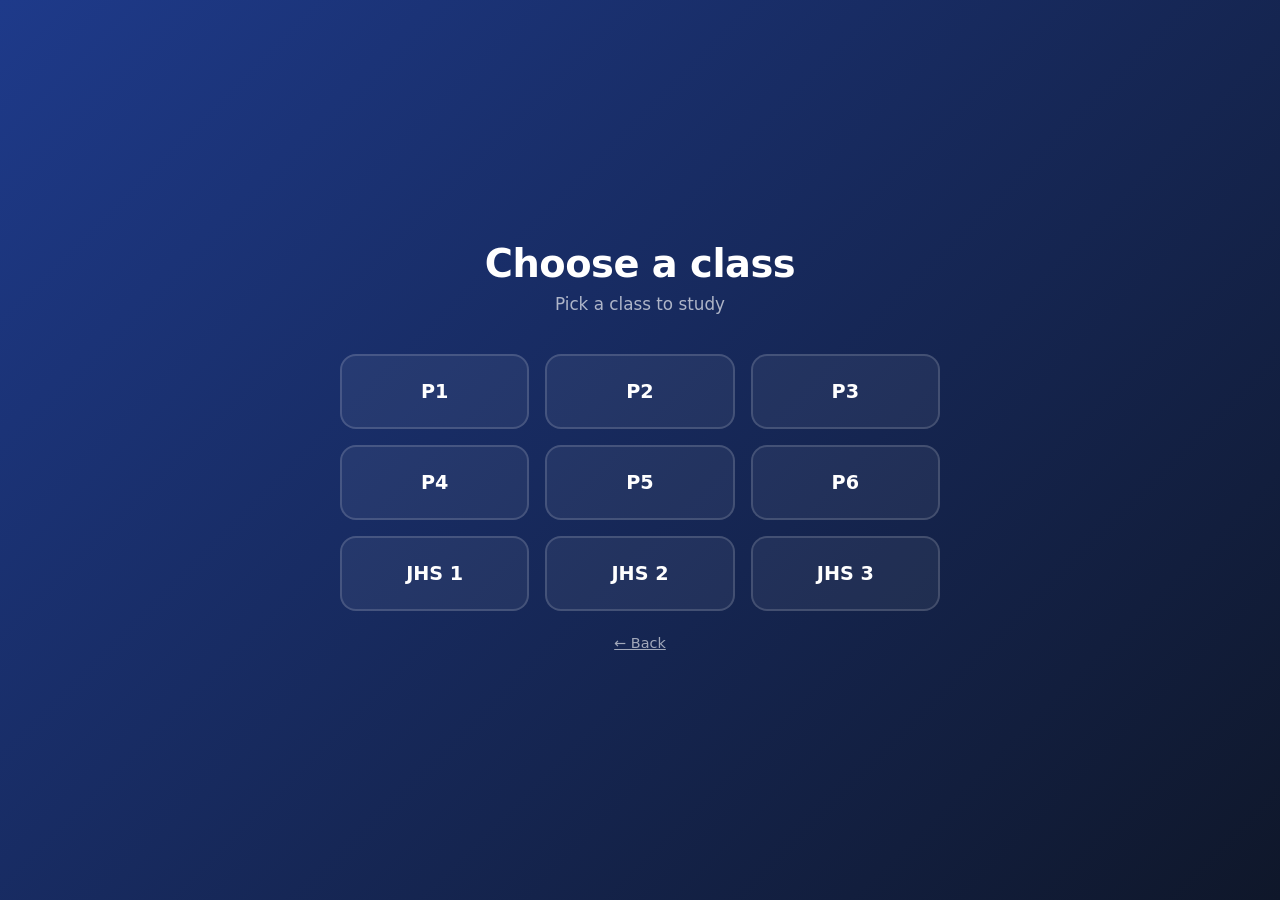
<file: class-picker.html>
<!DOCTYPE html>
<html lang="en">
<head>
  <meta charset="UTF-8">
  <meta name="viewport" content="width=device-width, initial-scale=1.0">
  <title>Study Hub — Choose a class</title>
  <link rel="stylesheet" href="profile-picker.css">
  <style>
    .class-grid {
      display: grid;
      grid-template-columns: repeat(3, 1fr);
      gap: 16px;
      max-width: 600px;
      margin: 0 auto;
    }
    .class-btn {
      background: rgba(255, 255, 255, 0.06);
      border: 2px solid rgba(255, 255, 255, 0.15);
      border-radius: 16px;
      padding: 24px 12px;
      font-size: 1.2rem;
      font-weight: 700;
      color: #fff;
      cursor: pointer;
      font-family: inherit;
      transition: transform 0.15s, border-color 0.15s, background 0.15s;
    }
    .class-btn:hover {
      transform: translateY(-3px);
      border-color: #3b82f6;
      background: rgba(255, 255, 255, 0.1);
    }
    .class-btn:active { transform: translateY(-1px) scale(0.98); }
    @media (max-width: 500px) {
      .class-grid { grid-template-columns: repeat(2, 1fr); }
    }
  </style>
</head>
<body>
  <div class="picker-wrap">
    <header class="picker-header">
      <h1>Choose a class</h1>
      <p class="subtitle">Pick a class to study</p>
    </header>

    <div class="class-grid" id="classGrid"></div>

    <footer class="picker-footer">
      <button class="link-btn" onclick="window.location.href='profile-picker.html'">
        ← Back
      </button>
    </footer>
  </div>

  <script>
    const CLASSES = [
      { id: "p1",   name: "P1",   label: "Primary 1" },
      { id: "p2",   name: "P2",   label: "Primary 2" },
      { id: "p3",   name: "P3",   label: "Primary 3" },
      { id: "p4",   name: "P4",   label: "Primary 4" },
      { id: "p5",   name: "P5",   label: "Primary 5" },
      { id: "p6",   name: "P6",   label: "Primary 6" },
      { id: "jhs1", name: "JHS 1", label: "JHS 1" },
      { id: "jhs2", name: "JHS 2", label: "JHS 2" },
      { id: "jhs3", name: "JHS 3", label: "JHS 3" }
    ];

    const grid = document.getElementById("classGrid");
    for (const c of CLASSES) {
      const btn = document.createElement("button");
      btn.className = "class-btn";
      btn.textContent = c.name;
      btn.onclick = () => {
        localStorage.setItem("activeProfile", JSON.stringify({
          id: "guest",
          name: "Guest",
          class: c.id,
          className: c.label,
          colour: "#ccc",
          photoKey: null
        }));
        sessionStorage.setItem("cameFromPicker", "1");
        window.location.href = `index.html?class=${c.id}&profile=guest`;
      };
      grid.appendChild(btn);
    }
  </script>
</body>
</html>
</file>
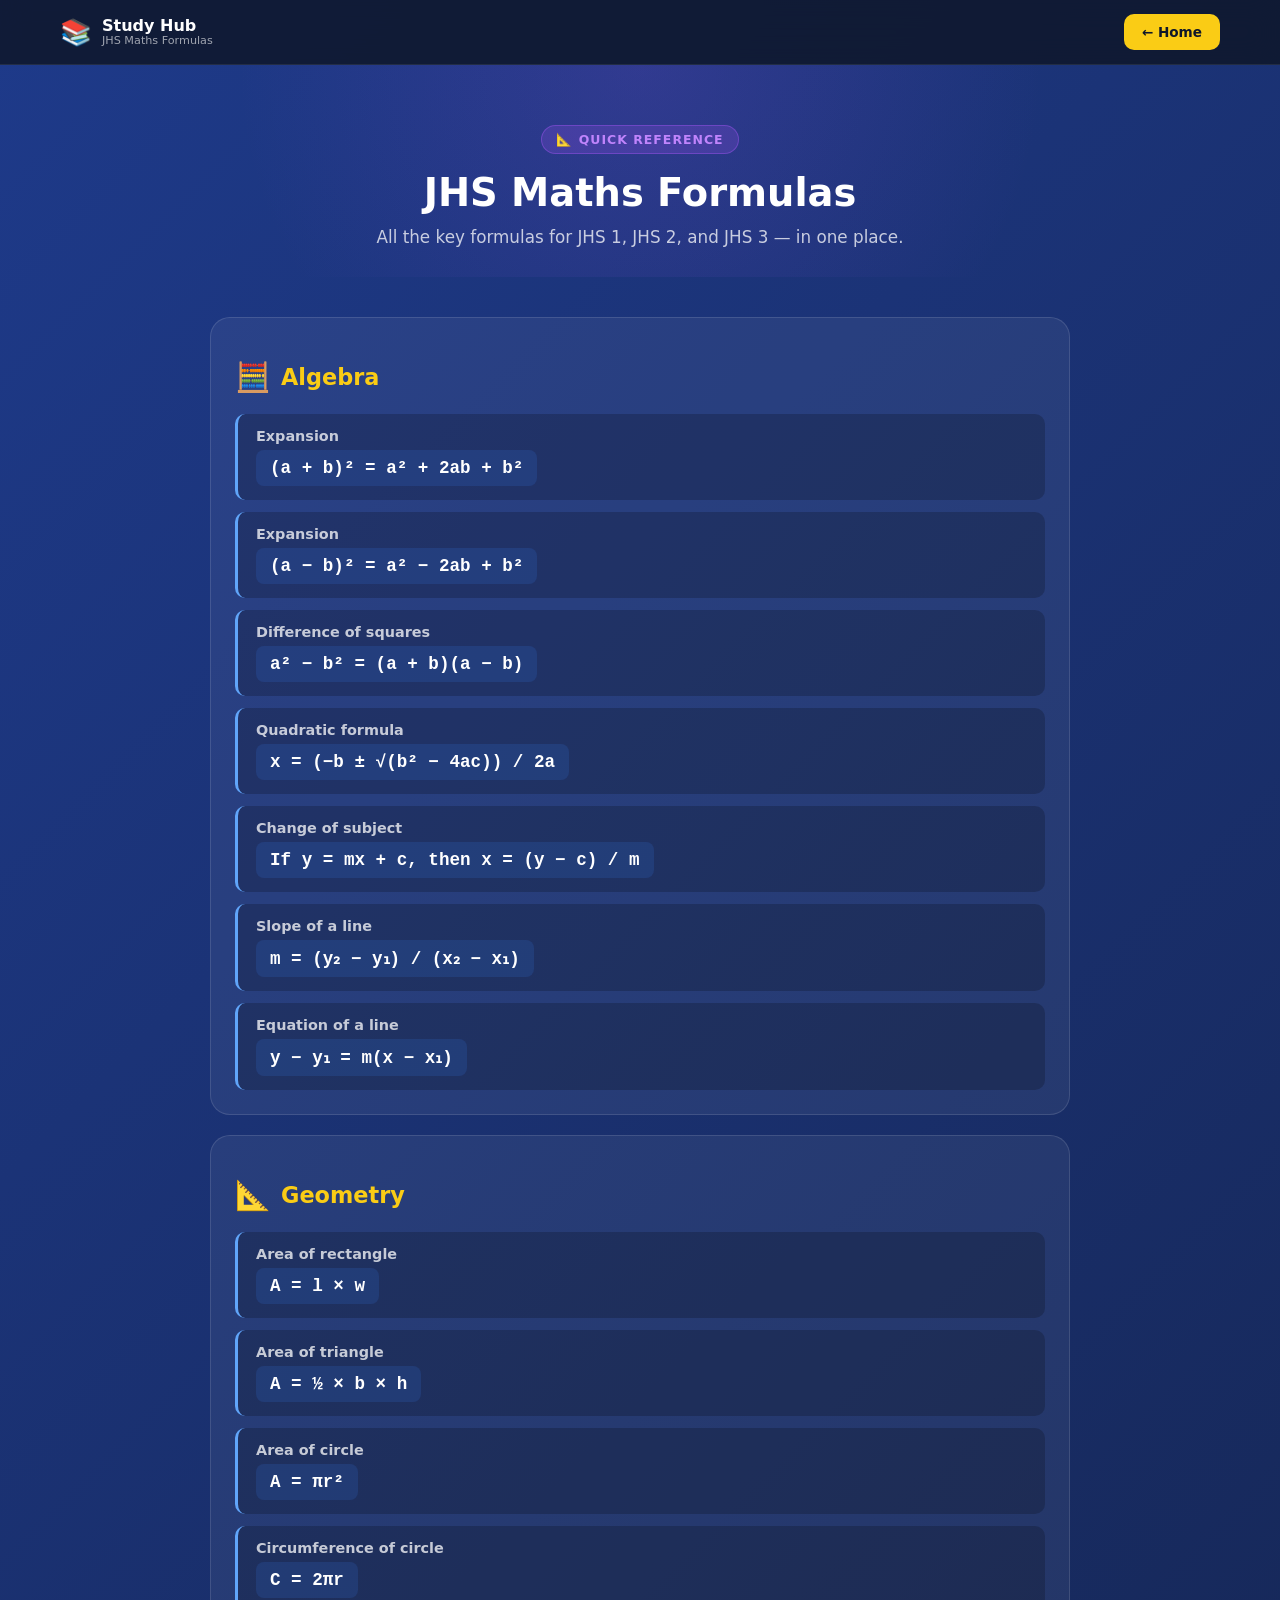
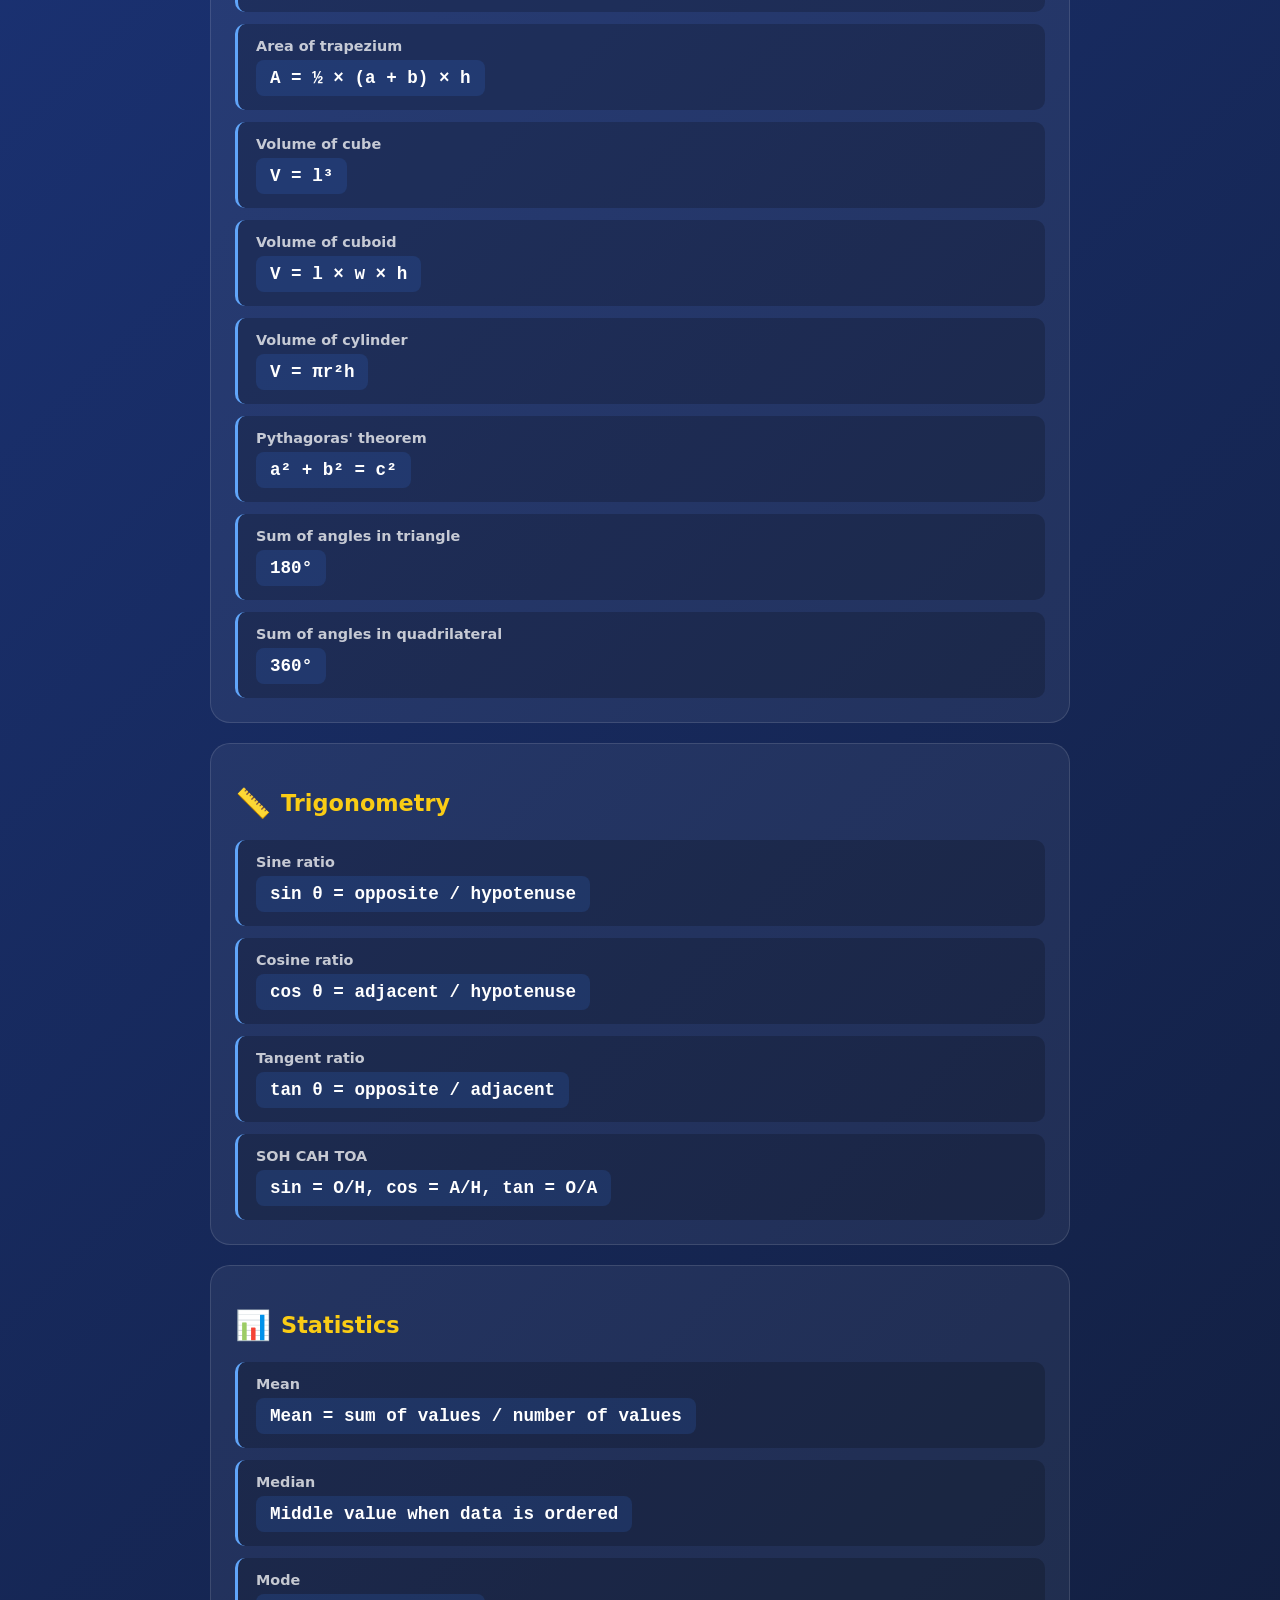
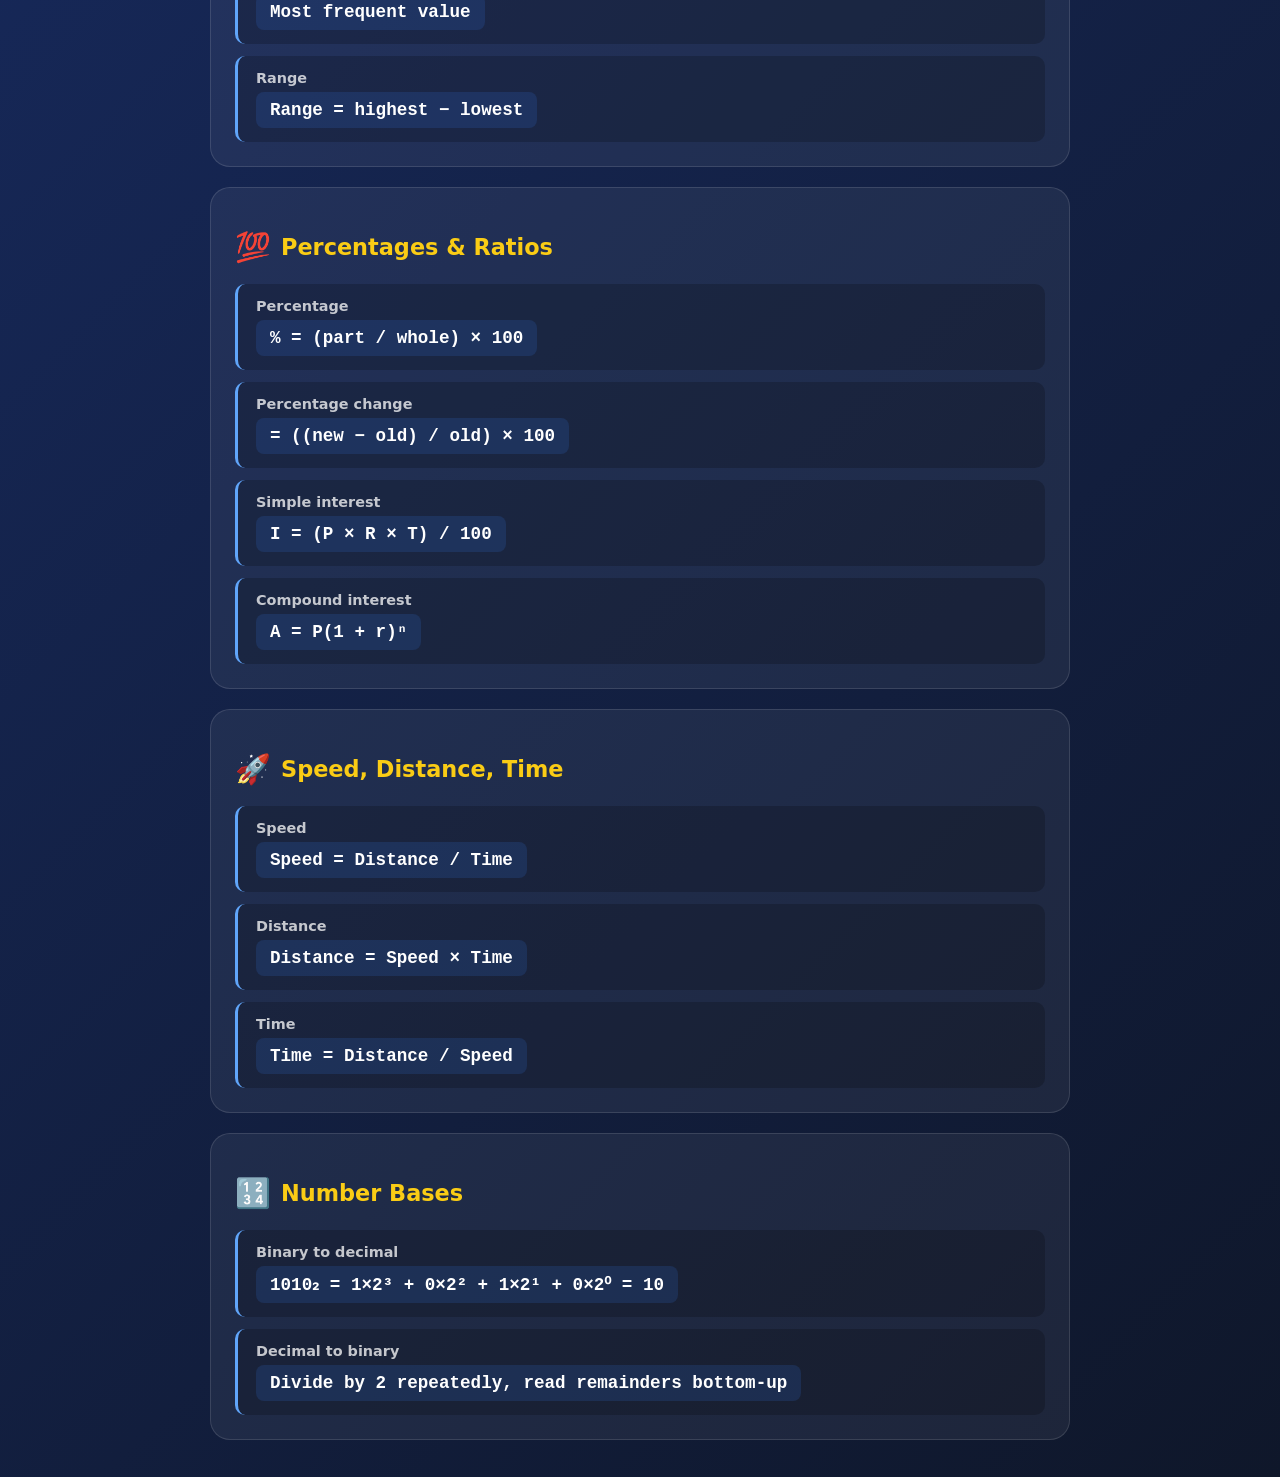
<file: jhs-maths-formulas.html>
<!DOCTYPE html>
<html lang="en">
<head>
  <meta charset="UTF-8" />
  <meta name="viewport" content="width=device-width, initial-scale=1.0" />
  <title>JHS Maths Formulas — Study Hub</title>
  <link rel="stylesheet" href="style.css" />
  <style>
    body { font-family: system-ui, -apple-system, sans-serif; background: linear-gradient(135deg, #1e3a8a, #0f172a); color: #fff; min-height: 100vh; }
    .fm-hero { padding: 60px 20px 30px; text-align: center; background: radial-gradient(circle at 50% 0%, rgba(168,85,247,0.15), transparent 60%); }
    .fm-hero .fm-badge { display: inline-block; padding: 6px 14px; border-radius: 999px; background: rgba(168,85,247,0.2); border: 1px solid rgba(168,85,247,0.4); color: #c084fc; font-size: 0.78rem; font-weight: 700; letter-spacing: 1px; text-transform: uppercase; margin-bottom: 16px; }
    .fm-hero h1 { font-size: 2.4rem; font-weight: 800; margin-bottom: 12px; }
    .fm-hero p { font-size: 1.05rem; color: rgba(255,255,255,0.75); max-width: 600px; margin: 0 auto; }

    .fm-wrap { max-width: 900px; margin: 40px auto; padding: 0 20px; }

    .fm-category { background: rgba(255,255,255,0.06); border: 1px solid rgba(255,255,255,0.12); border-radius: 20px; padding: 24px; margin-bottom: 20px; }
    .fm-category h2 { font-size: 1.4rem; font-weight: 800; margin-bottom: 20px; color: #facc15; display: flex; align-items: center; gap: 10px; }
    .fm-category h2 span:first-child { font-size: 1.8rem; }

    .fm-formula { background: rgba(0,0,0,0.2); border-left: 3px solid #60a5fa; border-radius: 10px; padding: 14px 18px; margin-bottom: 12px; }
    .fm-formula:last-child { margin-bottom: 0; }
    .fm-name { font-size: 0.9rem; font-weight: 600; color: rgba(255,255,255,0.75); margin-bottom: 6px; }
    .fm-math { font-size: 1.1rem; font-family: "Consolas", "Monaco", monospace; font-weight: 700; color: #fff; background: rgba(59,130,246,0.15); padding: 8px 14px; border-radius: 8px; display: inline-block; }

    @media (max-width: 600px) { .fm-hero h1 { font-size: 1.8rem; } .fm-category h2 { font-size: 1.1rem; } .fm-math { font-size: 0.95rem; } }
  </style>
</head>
<body>
  <header class="site-header">
    <div class="site-header-inner">
      <a href="profile-picker.html" class="site-logo">
        <span class="site-logo-icon">📚</span>
        <span class="site-logo-text"><strong>Study Hub</strong><small>JHS Maths Formulas</small></span>
      </a>
      <div class="site-header-actions"><a href="profile-picker.html" class="site-header-cta">← Home</a></div>
    </div>
  </header>

  <section class="fm-hero">
    <div class="fm-badge">📐 Quick Reference</div>
    <h1>JHS Maths Formulas</h1>
    <p>All the key formulas for JHS 1, JHS 2, and JHS 3 — in one place.</p>
  </section>

  <main class="fm-wrap">

    <!-- ALGEBRA -->
    <div class="fm-category">
      <h2><span>🧮</span> <span>Algebra</span></h2>
      <div class="fm-formula"><div class="fm-name">Expansion</div><div class="fm-math">(a + b)² = a² + 2ab + b²</div></div>
      <div class="fm-formula"><div class="fm-name">Expansion</div><div class="fm-math">(a − b)² = a² − 2ab + b²</div></div>
      <div class="fm-formula"><div class="fm-name">Difference of squares</div><div class="fm-math">a² − b² = (a + b)(a − b)</div></div>
      <div class="fm-formula"><div class="fm-name">Quadratic formula</div><div class="fm-math">x = (−b ± √(b² − 4ac)) / 2a</div></div>
      <div class="fm-formula"><div class="fm-name">Change of subject</div><div class="fm-math">If y = mx + c, then x = (y − c) / m</div></div>
      <div class="fm-formula"><div class="fm-name">Slope of a line</div><div class="fm-math">m = (y₂ − y₁) / (x₂ − x₁)</div></div>
      <div class="fm-formula"><div class="fm-name">Equation of a line</div><div class="fm-math">y − y₁ = m(x − x₁)</div></div>
    </div>

    <!-- GEOMETRY -->
    <div class="fm-category">
      <h2><span>📐</span> <span>Geometry</span></h2>
      <div class="fm-formula"><div class="fm-name">Area of rectangle</div><div class="fm-math">A = l × w</div></div>
      <div class="fm-formula"><div class="fm-name">Area of triangle</div><div class="fm-math">A = ½ × b × h</div></div>
      <div class="fm-formula"><div class="fm-name">Area of circle</div><div class="fm-math">A = πr²</div></div>
      <div class="fm-formula"><div class="fm-name">Circumference of circle</div><div class="fm-math">C = 2πr</div></div>
      <div class="fm-formula"><div class="fm-name">Area of trapezium</div><div class="fm-math">A = ½ × (a + b) × h</div></div>
      <div class="fm-formula"><div class="fm-name">Volume of cube</div><div class="fm-math">V = l³</div></div>
      <div class="fm-formula"><div class="fm-name">Volume of cuboid</div><div class="fm-math">V = l × w × h</div></div>
      <div class="fm-formula"><div class="fm-name">Volume of cylinder</div><div class="fm-math">V = πr²h</div></div>
      <div class="fm-formula"><div class="fm-name">Pythagoras' theorem</div><div class="fm-math">a² + b² = c²</div></div>
      <div class="fm-formula"><div class="fm-name">Sum of angles in triangle</div><div class="fm-math">180°</div></div>
      <div class="fm-formula"><div class="fm-name">Sum of angles in quadrilateral</div><div class="fm-math">360°</div></div>
    </div>

    <!-- TRIGONOMETRY -->
    <div class="fm-category">
      <h2><span>📏</span> <span>Trigonometry</span></h2>
      <div class="fm-formula"><div class="fm-name">Sine ratio</div><div class="fm-math">sin θ = opposite / hypotenuse</div></div>
      <div class="fm-formula"><div class="fm-name">Cosine ratio</div><div class="fm-math">cos θ = adjacent / hypotenuse</div></div>
      <div class="fm-formula"><div class="fm-name">Tangent ratio</div><div class="fm-math">tan θ = opposite / adjacent</div></div>
      <div class="fm-formula"><div class="fm-name">SOH CAH TOA</div><div class="fm-math">sin = O/H, cos = A/H, tan = O/A</div></div>
    </div>

    <!-- STATISTICS -->
    <div class="fm-category">
      <h2><span>📊</span> <span>Statistics</span></h2>
      <div class="fm-formula"><div class="fm-name">Mean</div><div class="fm-math">Mean = sum of values / number of values</div></div>
      <div class="fm-formula"><div class="fm-name">Median</div><div class="fm-math">Middle value when data is ordered</div></div>
      <div class="fm-formula"><div class="fm-name">Mode</div><div class="fm-math">Most frequent value</div></div>
      <div class="fm-formula"><div class="fm-name">Range</div><div class="fm-math">Range = highest − lowest</div></div>
    </div>

    <!-- PERCENTAGES AND RATIOS -->
    <div class="fm-category">
      <h2><span>💯</span> <span>Percentages & Ratios</span></h2>
      <div class="fm-formula"><div class="fm-name">Percentage</div><div class="fm-math">% = (part / whole) × 100</div></div>
      <div class="fm-formula"><div class="fm-name">Percentage change</div><div class="fm-math">= ((new − old) / old) × 100</div></div>
      <div class="fm-formula"><div class="fm-name">Simple interest</div><div class="fm-math">I = (P × R × T) / 100</div></div>
      <div class="fm-formula"><div class="fm-name">Compound interest</div><div class="fm-math">A = P(1 + r)ⁿ</div></div>
    </div>

    <!-- SPEED, DISTANCE, TIME -->
    <div class="fm-category">
      <h2><span>🚀</span> <span>Speed, Distance, Time</span></h2>
      <div class="fm-formula"><div class="fm-name">Speed</div><div class="fm-math">Speed = Distance / Time</div></div>
      <div class="fm-formula"><div class="fm-name">Distance</div><div class="fm-math">Distance = Speed × Time</div></div>
      <div class="fm-formula"><div class="fm-name">Time</div><div class="fm-math">Time = Distance / Speed</div></div>
    </div>

    <!-- NUMBER BASES -->
    <div class="fm-category">
      <h2><span>🔢</span> <span>Number Bases</span></h2>
      <div class="fm-formula"><div class="fm-name">Binary to decimal</div><div class="fm-math">1010₂ = 1×2³ + 0×2² + 1×2¹ + 0×2⁰ = 10</div></div>
      <div class="fm-formula"><div class="fm-name">Decimal to binary</div><div class="fm-math">Divide by 2 repeatedly, read remainders bottom-up</div></div>
    </div>

  </main>
</body>
</html>
</file>
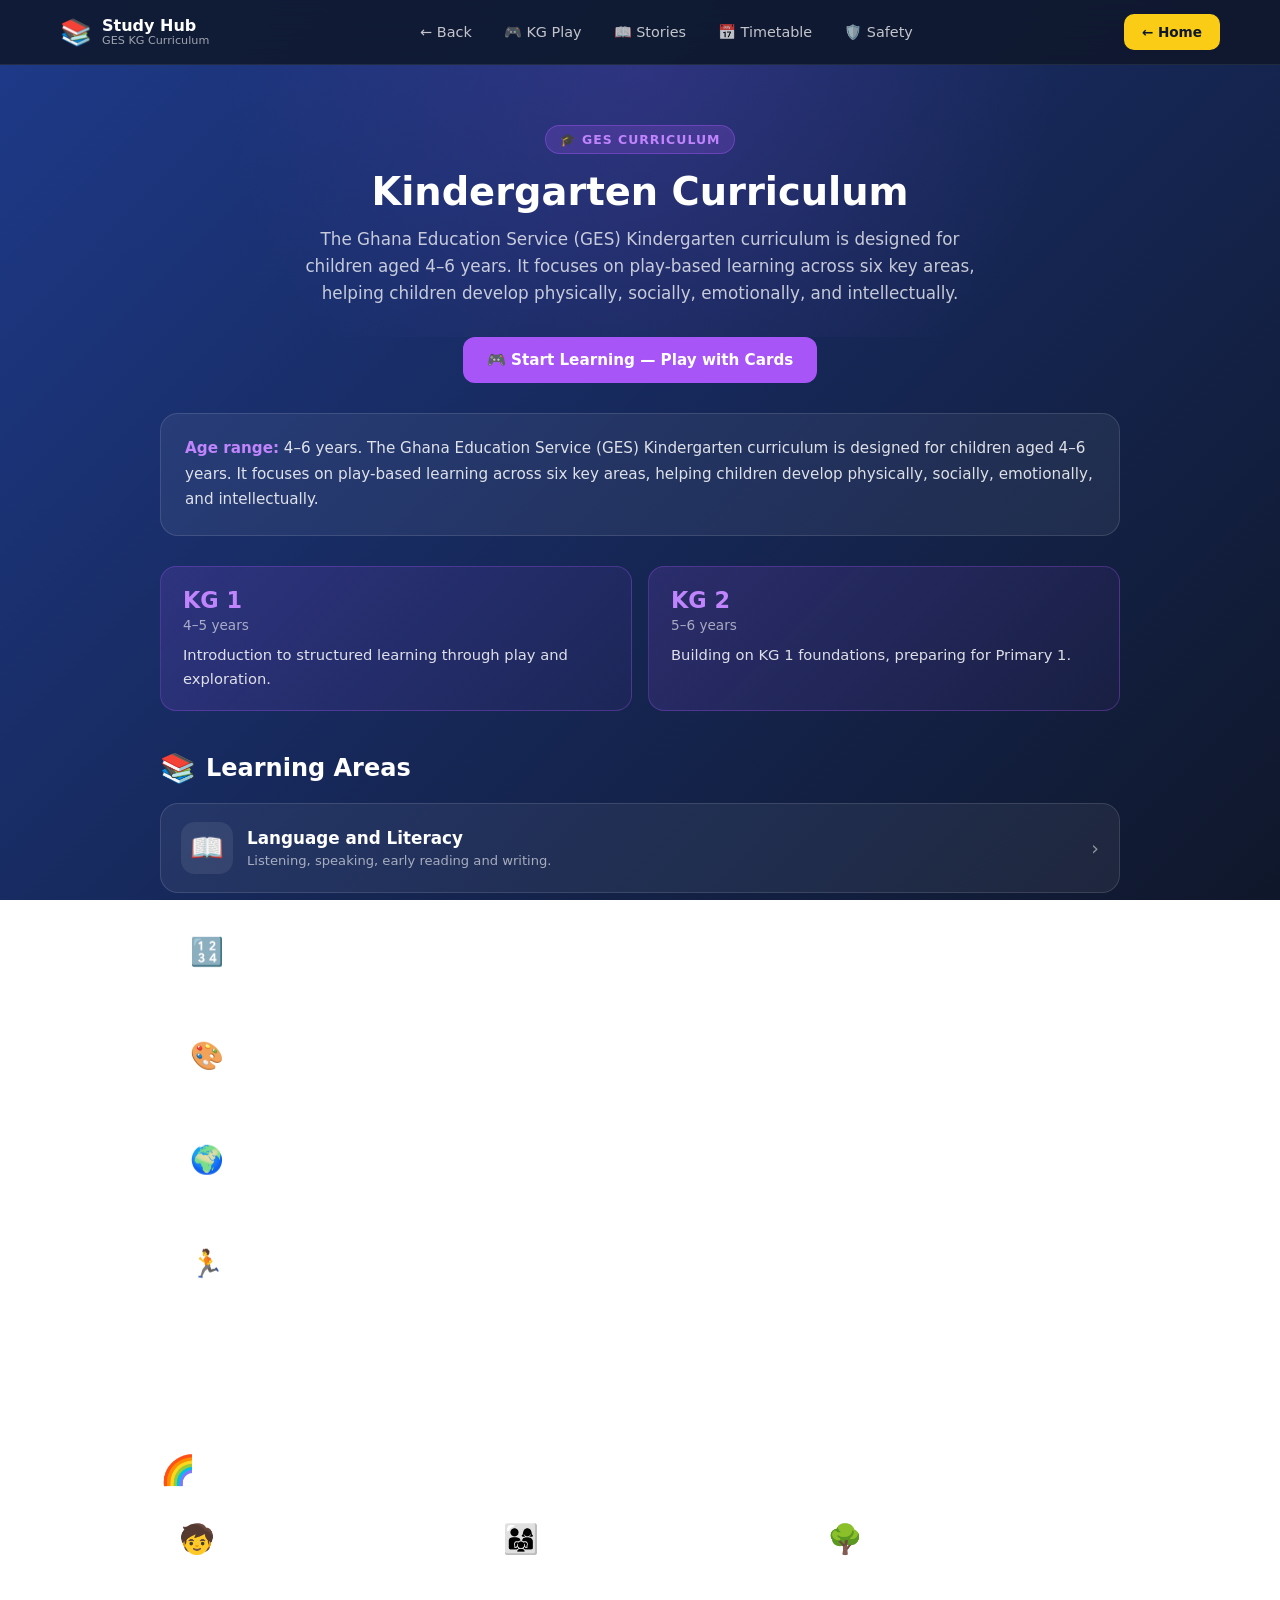
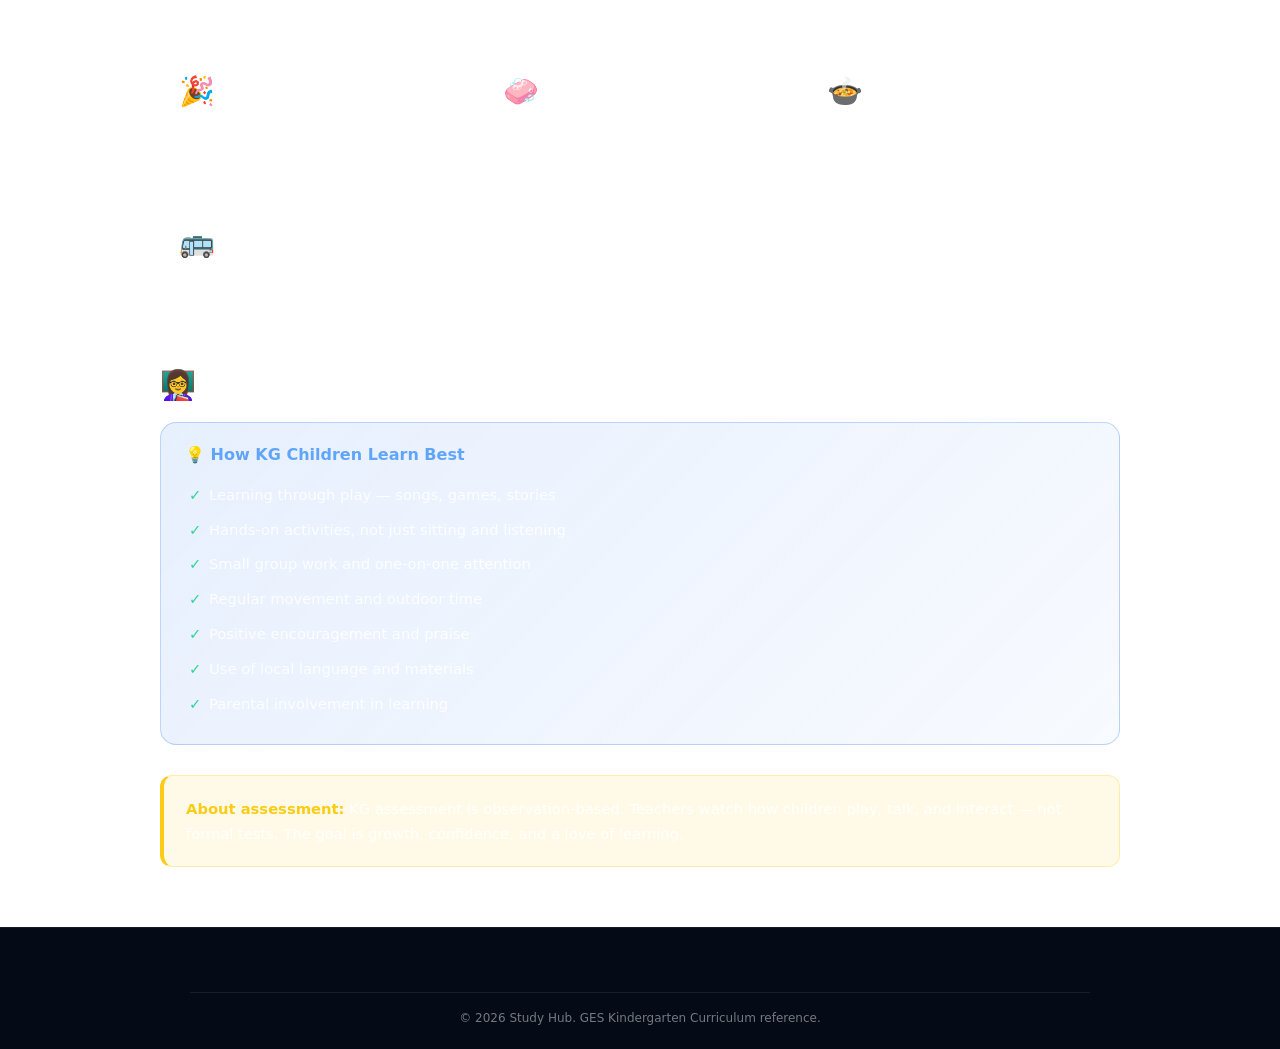
<file: kg-curriculum.html>
<!DOCTYPE html>
<html lang="en">
<head>
  <meta charset="UTF-8" />
  <meta name="viewport" content="width=device-width, initial-scale=1.0" />
  <title>GES KG Curriculum — Study Hub</title>
  <link rel="icon" type="image/png" href="assets/immanuel.png" />
  <meta name="apple-mobile-web-app-capable" content="yes" />
  <meta name="mobile-web-app-capable" content="yes" />
  <link rel="stylesheet" href="style.css" />
  <style>
    .kg-hero { padding: 60px 20px 30px; text-align: center; background: radial-gradient(circle at 50% 0%, rgba(168, 85, 247, 0.15), transparent 60%); }
    .kg-hero .kg-badge { display: inline-block; padding: 6px 14px; border-radius: 999px; background: rgba(168, 85, 247, 0.2); border: 1px solid rgba(168, 85, 247, 0.4); color: #c084fc; font-size: 0.78rem; font-weight: 700; letter-spacing: 1px; text-transform: uppercase; margin-bottom: 16px; }
    .kg-hero h1 { font-size: 2.4rem; font-weight: 800; margin-bottom: 12px; line-height: 1.15; }
    .kg-hero p { font-size: 1.05rem; color: rgba(255,255,255,0.75); max-width: 680px; margin: 0 auto; line-height: 1.6; }
    .kg-wrap { max-width: 1000px; margin: 0 auto; padding: 0 20px 60px; }
    .kg-intro { background: rgba(255,255,255,0.06); border: 1px solid rgba(255,255,255,0.12); border-radius: 18px; padding: 22px 24px; margin-bottom: 30px; font-size: 0.95rem; line-height: 1.7; color: rgba(255,255,255,0.85); }
    .kg-intro strong { color: #c084fc; }
    .kg-cta-row { display: flex; gap: 12px; justify-content: center; flex-wrap: wrap; margin-bottom: 30px; }
    .kg-cta { display: inline-flex; align-items: center; gap: 8px; padding: 14px 24px; border-radius: 12px; font-weight: 700; font-size: 0.95rem; text-decoration: none; font-family: inherit; cursor: pointer; border: none; transition: transform 0.1s, background 0.2s; }
    .kg-cta-primary { background: #a855f7; color: #fff; }
    .kg-cta-primary:hover { background: #9333ea; }
    .kg-classes { display: grid; grid-template-columns: 1fr; gap: 16px; margin-bottom: 40px; }
    @media (min-width: 600px) { .kg-classes { grid-template-columns: 1fr 1fr; } }
    .kg-class-card { background: linear-gradient(135deg, rgba(168, 85, 247, 0.15), rgba(168, 85, 247, 0.05)); border: 1px solid rgba(168, 85, 247, 0.3); border-radius: 16px; padding: 20px 22px; }
    .kg-class-name { font-size: 1.4rem; font-weight: 800; color: #c084fc; margin-bottom: 4px; }
    .kg-class-age { font-size: 0.85rem; color: rgba(255,255,255,0.6); margin-bottom: 10px; }
    .kg-class-focus { font-size: 0.92rem; line-height: 1.6; color: rgba(255,255,255,0.85); }
    .kg-section-title { font-size: 1.5rem; font-weight: 800; margin: 40px 0 18px; display: flex; align-items: center; gap: 10px; }
    .kg-section-title span:first-child { font-size: 1.8rem; }
    .kg-area { background: rgba(255,255,255,0.06); border: 1px solid rgba(255,255,255,0.12); border-radius: 18px; margin-bottom: 14px; overflow: hidden; }
    .kg-area-header { display: flex; align-items: center; gap: 14px; padding: 18px 20px; cursor: pointer; user-select: none; }
    .kg-area-icon { width: 52px; height: 52px; border-radius: 14px; background: rgba(255,255,255,0.08); display: flex; align-items: center; justify-content: center; font-size: 1.7rem; flex-shrink: 0; }
    .kg-area-title { flex: 1; font-size: 1.05rem; font-weight: 700; line-height: 1.3; }
    .kg-area-desc { font-size: 0.82rem; color: rgba(255,255,255,0.6); margin-top: 3px; font-weight: 400; }
    .kg-area-arrow { font-size: 1.2rem; color: rgba(255,255,255,0.5); transition: transform 0.25s; }
    .kg-area.open .kg-area-arrow { transform: rotate(90deg); }
    .kg-area-body { max-height: 0; overflow: hidden; transition: max-height 0.35s ease; }
    .kg-area.open .kg-area-body { max-height: 3000px; }
    .kg-area-content { padding: 4px 20px 22px; border-top: 1px solid rgba(255,255,255,0.08); display: grid; grid-template-columns: 1fr; gap: 20px; }
    @media (min-width: 700px) { .kg-area-content { grid-template-columns: 1fr 1fr; } }
    .kg-level-block h4 { font-size: 0.75rem; font-weight: 800; text-transform: uppercase; letter-spacing: 1px; color: #facc15; margin: 16px 0 10px; }
    .kg-level-block ul { list-style: none; padding: 0; margin: 0; }
    .kg-level-block li { padding: 6px 0 6px 22px; position: relative; font-size: 0.9rem; line-height: 1.55; color: rgba(255,255,255,0.85); }
    .kg-level-block li::before { content: "•"; position: absolute; left: 6px; color: #c084fc; font-weight: 800; }
    .kg-themes-grid { display: grid; grid-template-columns: 1fr; gap: 12px; }
    @media (min-width: 600px) { .kg-themes-grid { grid-template-columns: 1fr 1fr; } }
    @media (min-width: 900px) { .kg-themes-grid { grid-template-columns: 1fr 1fr 1fr; } }
    .kg-theme { background: rgba(255,255,255,0.05); border: 1px solid rgba(255,255,255,0.1); border-radius: 14px; padding: 16px 18px; }
    .kg-theme-icon { font-size: 1.8rem; margin-bottom: 8px; }
    .kg-theme-name { font-size: 0.98rem; font-weight: 700; margin-bottom: 5px; }
    .kg-theme-desc { font-size: 0.82rem; color: rgba(255,255,255,0.65); line-height: 1.5; }
    .kg-approach { background: linear-gradient(135deg, rgba(59, 130, 246, 0.12), rgba(59, 130, 246, 0.04)); border: 1px solid rgba(59, 130, 246, 0.3); border-radius: 16px; padding: 22px 24px; margin-top: 20px; }
    .kg-approach h4 { font-size: 1rem; font-weight: 800; color: #60a5fa; margin-bottom: 14px; }
    .kg-approach ul { list-style: none; padding: 0; margin: 0; }
    .kg-approach li { padding: 6px 0 6px 24px; position: relative; font-size: 0.92rem; line-height: 1.55; color: rgba(255,255,255,0.85); }
    .kg-approach li::before { content: "✓"; position: absolute; left: 4px; color: #34d399; font-weight: 800; }
    .kg-note { margin-top: 30px; padding: 20px 22px; background: rgba(250, 204, 21, 0.1); border: 1px solid rgba(250, 204, 21, 0.3); border-left: 4px solid #facc15; border-radius: 12px; font-size: 0.92rem; line-height: 1.7; color: rgba(255,255,255,0.88); }
    .kg-note strong { color: #facc15; }
  </style>
</head>
<body>

  <header class="site-header">
    <div class="site-header-inner">
      <a href="profile-picker.html" class="site-logo">
        <span class="site-logo-icon">📚</span>
        <span class="site-logo-text">
          <strong>Study Hub</strong>
          <small>GES KG Curriculum</small>
        </span>
      </a>
      <nav class="site-nav" id="siteNav">
        <a href="profile-picker.html">← Back</a>
        <a href="kg-learn.html">🎮 KG Play</a>
        <a href="stories.html">📖 Stories</a>
        <a href="timetable.html">📅 Timetable</a>
        <a href="child-safety.html">🛡️ Safety</a>
      </nav>
      <div class="site-header-actions">
        <a href="profile-picker.html" class="site-header-cta">← Home</a>
      </div>
    </div>
  </header>

  <section class="kg-hero">
    <div class="kg-badge">🎓 GES Curriculum</div>
    <h1>Kindergarten Curriculum</h1>
    <p id="kgIntro">Loading…</p>
  </section>

  <main class="kg-wrap">

    <div class="kg-cta-row">
      <a href="kg-learn.html" class="kg-cta kg-cta-primary">🎮 Start Learning — Play with Cards</a>
    </div>

    <div class="kg-intro" id="kgIntroBox" style="display:none;"></div>
    <div class="kg-classes" id="kgClasses"></div>
    <h2 class="kg-section-title"><span>📚</span> <span>Learning Areas</span></h2>
    <div id="kgAreas"></div>
    <h2 class="kg-section-title"><span>🌈</span> <span>Themes We Explore</span></h2>
    <div class="kg-themes-grid" id="kgThemes"></div>
    <h2 class="kg-section-title"><span>👩‍🏫</span> <span>How KG Children Learn</span></h2>
    <div class="kg-approach" id="kgApproach"></div>
    <div class="kg-note" id="kgNote" style="display:none;"></div>

  </main>

  <footer class="site-footer">
    <div class="site-footer-bottom">
      © 2026 Study Hub. GES Kindergarten Curriculum reference.
    </div>
  </footer>

  <script>
    async function loadCurriculum() {
      try {
        const res = await fetch("data/kg-curriculum.json?t=" + Date.now());
        return await res.json();
      } catch (e) {
        console.warn("Could not load KG curriculum:", e.message);
        return null;
      }
    }

    function render(data) {
      if (!data) {
        document.getElementById("kgIntro").textContent = "Curriculum data unavailable.";
        return;
      }
      document.getElementById("kgIntro").textContent = data.intro || "";
      const introBox = document.getElementById("kgIntroBox");
      introBox.style.display = "";
      introBox.innerHTML = `<strong>Age range:</strong> ${data.ageRange}. ${data.intro}`;

      const classesEl = document.getElementById("kgClasses");
      classesEl.innerHTML = "";
      (data.classes || []).forEach(c => {
        const card = document.createElement("div");
        card.className = "kg-class-card";
        card.innerHTML = `
          <div class="kg-class-name">${c.name}</div>
          <div class="kg-class-age">${c.ageRange}</div>
          <div class="kg-class-focus">${c.focus}</div>
        `;
        classesEl.appendChild(card);
      });

      const areasEl = document.getElementById("kgAreas");
      areasEl.innerHTML = "";
      (data.learningAreas || []).forEach(area => {
        const card = document.createElement("div");
        card.className = "kg-area";
        card.innerHTML = `
          <div class="kg-area-header" data-toggle>
            <div class="kg-area-icon">${area.icon}</div>
            <div style="flex:1;">
              <div class="kg-area-title">${area.name}</div>
              <div class="kg-area-desc">${area.description}</div>
            </div>
            <div class="kg-area-arrow">›</div>
          </div>
          <div class="kg-area-body">
            <div class="kg-area-content">
              <div class="kg-level-block">
                <h4>KG 1 · Ages 4–5</h4>
                <ul>${(area.kg1 || []).map(x => `<li>${x}</li>`).join("")}</ul>
              </div>
              <div class="kg-level-block">
                <h4>KG 2 · Ages 5–6</h4>
                <ul>${(area.kg2 || []).map(x => `<li>${x}</li>`).join("")}</ul>
              </div>
            </div>
          </div>
        `;
        areasEl.appendChild(card);
      });

      areasEl.querySelectorAll("[data-toggle]").forEach(h => {
        h.addEventListener("click", () => h.closest(".kg-area").classList.toggle("open"));
      });

      const themesEl = document.getElementById("kgThemes");
      themesEl.innerHTML = "";
      (data.themes || []).forEach(t => {
        const card = document.createElement("div");
        card.className = "kg-theme";
        card.innerHTML = `
          <div class="kg-theme-icon">${t.icon}</div>
          <div class="kg-theme-name">${t.name}</div>
          <div class="kg-theme-desc">${t.description}</div>
        `;
        themesEl.appendChild(card);
      });

      const approachEl = document.getElementById("kgApproach");
      approachEl.innerHTML = `
        <h4>💡 How KG Children Learn Best</h4>
        <ul>${(data.teachingApproach || []).map(x => `<li>${x}</li>`).join("")}</ul>
      `;

      const noteEl = document.getElementById("kgNote");
      if (data.assessmentNote) {
        noteEl.style.display = "";
        noteEl.innerHTML = `<strong>About assessment:</strong> ${data.assessmentNote}`;
      }
    }

    (async function init() {
      const data = await loadCurriculum();
      render(data);
    })();
  </script>
</body>
</html>
</file>
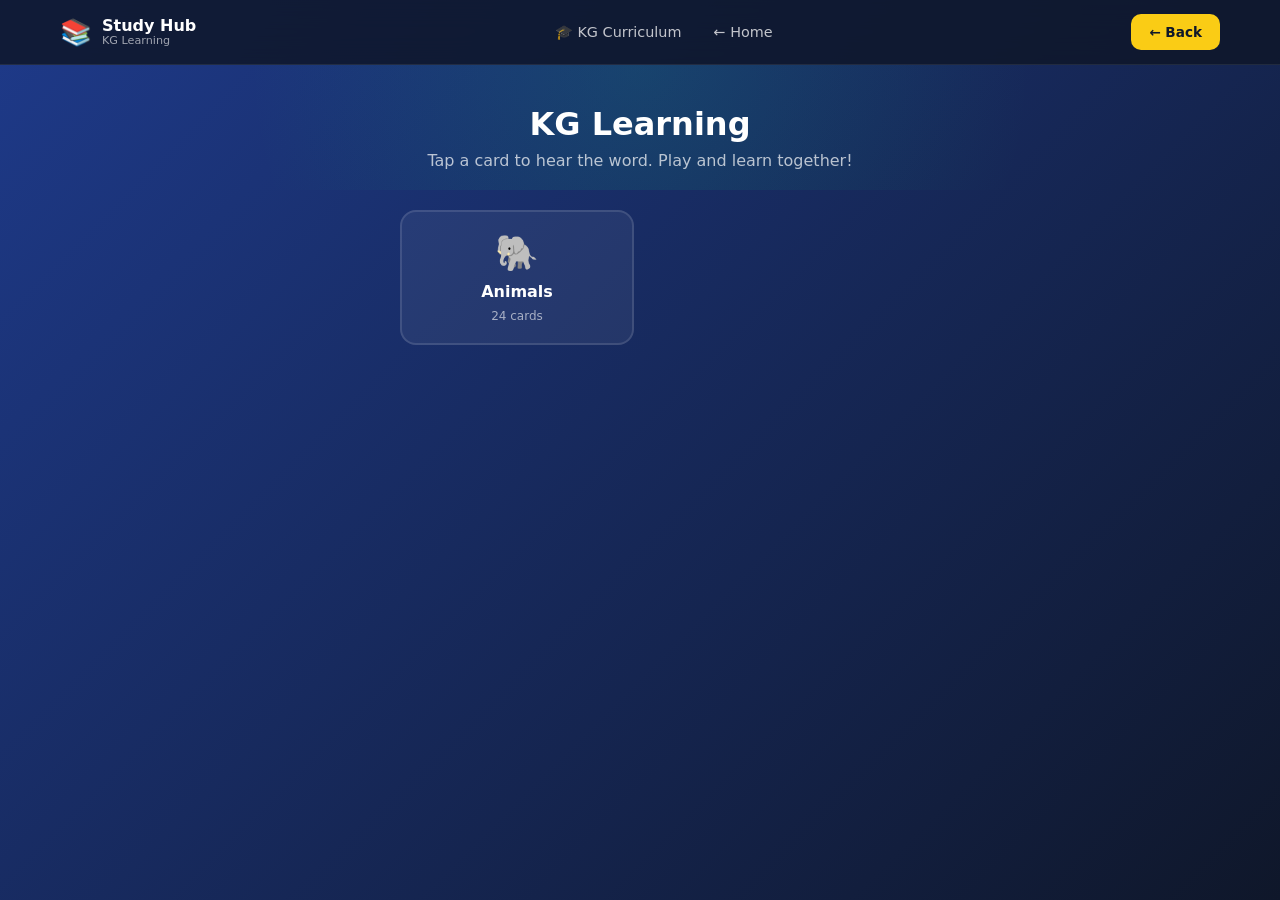
<file: kg-learn.html>
<!DOCTYPE html>
<html lang="en">
<head>
  <meta charset="UTF-8" />
  <meta name="viewport" content="width=device-width, initial-scale=1.0" />
  <title>KG Learning — Study Hub</title>
  <link rel="icon" type="image/png" href="assets/immanuel.png" />
  <link rel="stylesheet" href="style.css" />
  <style>
    .kg-play-hero {
      padding: 40px 20px 20px;
      text-align: center;
      background: radial-gradient(circle at 50% 0%, rgba(16, 185, 129, 0.15), transparent 60%);
    }
    .kg-play-hero h1 { font-size: 2rem; font-weight: 800; margin-bottom: 8px; }
    .kg-play-hero p { color: rgba(255,255,255,0.7); font-size: 1rem; }

    .kg-play-wrap {
      max-width: 520px;
      margin: 0 auto;
      padding: 20px;
    }

    /* Category picker */
    .kg-cats {
      display: grid;
      grid-template-columns: 1fr 1fr;
      gap: 12px;
      margin-bottom: 24px;
    }
    .kg-cat-btn {
      background: rgba(255,255,255,0.06);
      border: 2px solid rgba(255,255,255,0.12);
      border-radius: 16px;
      padding: 20px 14px;
      display: flex;
      flex-direction: column;
      align-items: center;
      gap: 8px;
      cursor: pointer;
      color: #fff;
      font-family: inherit;
      transition: all 0.15s;
    }
    .kg-cat-btn:hover {
      background: rgba(255,255,255,0.1);
      border-color: #3b82f6;
      transform: translateY(-2px);
    }
    .kg-cat-btn.active {
      background: rgba(59, 130, 246, 0.2);
      border-color: #3b82f6;
    }
    .kg-cat-icon { font-size: 2.2rem; }
    .kg-cat-name { font-size: 1rem; font-weight: 700; }
    .kg-cat-count { font-size: 0.75rem; color: rgba(255,255,255,0.6); }

    /* Lesson screen */
    .kg-lesson {
      background: linear-gradient(135deg, rgba(59, 130, 246, 0.1), rgba(16, 185, 129, 0.1));
      border: 1px solid rgba(255,255,255,0.1);
      border-radius: 24px;
      padding: 30px 20px;
      text-align: center;
    }

    .kg-lesson-header {
      display: flex;
      justify-content: space-between;
      align-items: center;
      margin-bottom: 20px;
      font-size: 0.85rem;
      color: rgba(255,255,255,0.7);
    }

    .kg-card {
      background: #ffffff;
      border-radius: 24px;
      padding: 40px 20px;
      margin-bottom: 20px;
      min-height: 340px;
      display: flex;
      flex-direction: column;
      align-items: center;
      justify-content: center;
      gap: 16px;
      cursor: pointer;
      transition: transform 0.15s, box-shadow 0.15s;
      box-shadow: 0 20px 50px rgba(0,0,0,0.4);
    }
    .kg-card:active { transform: scale(0.98); }

    .kg-card-emoji {
      font-size: 7rem;
      line-height: 1;
      animation: gentle-bounce 2s ease-in-out infinite;
    }
    @keyframes gentle-bounce {
      0%, 100% { transform: translateY(0); }
      50% { transform: translateY(-10px); }
    }

    .kg-card-word-en {
      font-size: 2rem;
      font-weight: 800;
      color: #0f172a;
      letter-spacing: -0.5px;
    }
    .kg-card-word-twi {
      font-size: 1.2rem;
      font-weight: 600;
      color: #3b82f6;
      font-style: italic;
    }
    .kg-card-fact {
      font-size: 0.9rem;
      color: #475569;
      max-width: 320px;
      line-height: 1.5;
      padding-top: 8px;
      border-top: 1px dashed #cbd5e1;
    }

    .kg-controls {
      display: flex;
      gap: 10px;
      margin-bottom: 16px;
    }
    .kg-ctrl-btn {
      flex: 1;
      padding: 16px;
      border-radius: 14px;
      border: none;
      background: rgba(255,255,255,0.1);
      color: #fff;
      font-family: inherit;
      font-size: 1rem;
      font-weight: 700;
      cursor: pointer;
      transition: background 0.15s;
    }
    .kg-ctrl-btn:hover { background: rgba(255,255,255,0.18); }
    .kg-ctrl-btn.primary {
      background: #3b82f6;
      flex: 2;
    }
    .kg-ctrl-btn.primary:hover { background: #2563eb; }

    .kg-progress-bar {
      height: 6px;
      background: rgba(255,255,255,0.1);
      border-radius: 999px;
      overflow: hidden;
      margin-bottom: 8px;
    }
    .kg-progress-fill {
      height: 100%;
      background: #10b981;
      transition: width 0.3s ease;
    }
    .kg-progress-label {
      font-size: 0.8rem;
      color: rgba(255,255,255,0.6);
    }

    .kg-back-link {
      display: block;
      text-align: center;
      color: rgba(255,255,255,0.6);
      text-decoration: none;
      font-size: 0.9rem;
      margin-top: 20px;
      cursor: pointer;
    }
    .kg-back-link:hover { color: #fff; }
  </style>
</head>
<body>

  <header class="site-header">
    <div class="site-header-inner">
      <a href="kg-curriculum.html" class="site-logo">
        <span class="site-logo-icon">📚</span>
        <span class="site-logo-text">
          <strong>Study Hub</strong>
          <small>KG Learning</small>
        </span>
      </a>
      <nav class="site-nav" id="siteNav">
        <a href="kg-curriculum.html">🎓 KG Curriculum</a>
        <a href="profile-picker.html">← Home</a>
      </nav>
      <div class="site-header-actions">
        <a href="kg-curriculum.html" class="site-header-cta">← Back</a>
      </div>
    </div>
  </header>

  <section class="kg-play-hero">
    <h1 id="kgHeroTitle">KG Learning</h1>
    <p id="kgHeroSub">Tap a card to hear the word. Play and learn together!</p>
  </section>

  <main class="kg-play-wrap">
    <div id="kgCats" class="kg-cats"></div>

    <div id="kgLessonArea" style="display:none;">
      <div class="kg-lesson">
        <div class="kg-lesson-header">
          <span id="kgCategoryName">Animals</span>
          <span id="kgCardCounter">Card 1 of 24</span>
        </div>

        <div class="kg-card" id="kgCard">
          <div class="kg-card-emoji" id="kgEmoji">🐘</div>
          <div class="kg-card-word-en" id="kgWordEn">Elephant</div>
          <div class="kg-card-word-twi" id="kgWordTwi">Ɔsono</div>
          <div class="kg-card-fact" id="kgFact">Elephants are the largest land animals.</div>
        </div>

        <div class="kg-controls">
          <button class="kg-ctrl-btn" id="kgPrevBtn">←</button>
          <button class="kg-ctrl-btn primary" id="kgPlayBtn">🔊 Say it</button>
          <button class="kg-ctrl-btn" id="kgNextBtn">→</button>
        </div>

        <div class="kg-progress-bar">
          <div class="kg-progress-fill" id="kgProgressFill" style="width: 0%;"></div>
        </div>
        <div class="kg-progress-label" id="kgProgressLabel">1 / 24</div>
      </div>

      <a class="kg-back-link" id="kgChangeCat">← Choose another category</a>
    </div>
  </main>

  <script>
    let kgData = null;
    let currentCat = null;
    let currentCard = 0;

    async function loadKG() {
      try {
        const res = await fetch("data/kg-flashcards.json?t=" + Date.now());
        kgData = await res.json();
      } catch (e) {
        console.warn("Could not load KG flashcards:", e.message);
      }
    }

    function renderCategories() {
      const wrap = document.getElementById("kgCats");
      wrap.innerHTML = "";
      if (!kgData || !kgData.categories) return;

      kgData.categories.forEach(cat => {
        const btn = document.createElement("button");
        btn.className = "kg-cat-btn";
        btn.innerHTML = `
          <span class="kg-cat-icon">${cat.icon}</span>
          <span class="kg-cat-name">${cat.name}</span>
          <span class="kg-cat-count">${cat.cards.length} cards</span>
        `;
        btn.addEventListener("click", () => startLesson(cat));
        wrap.appendChild(btn);
      });
    }

    function startLesson(cat) {
      currentCat = cat;
      currentCard = 0;
      document.getElementById("kgCats").style.display = "none";
      document.getElementById("kgLessonArea").style.display = "";
      document.getElementById("kgCategoryName").textContent = cat.name;
      renderCard();
    }

    function renderCard() {
      if (!currentCat) return;
      const card = currentCat.cards[currentCard];

      document.getElementById("kgEmoji").textContent = card.emoji;
      document.getElementById("kgWordEn").textContent = card.en;
      document.getElementById("kgWordTwi").textContent = card.twi;
      document.getElementById("kgFact").textContent = card.fact;
      document.getElementById("kgCardCounter").textContent = `Card ${currentCard + 1} of ${currentCat.cards.length}`;
      document.getElementById("kgProgressLabel").textContent = `${currentCard + 1} / ${currentCat.cards.length}`;
      document.getElementById("kgProgressFill").style.width = `${((currentCard + 1) / currentCat.cards.length) * 100}%`;

      // Auto-speak the English word when a card loads
      setTimeout(() => speakWord(card.en), 300);
    }

    function speakWord(text) {
      if (!("speechSynthesis" in window)) return;
      try { window.speechSynthesis.cancel(); } catch (e) {}
      const u = new SpeechSynthesisUtterance(text);
      u.lang = "en-GB";
      u.rate = 0.8;
      window.speechSynthesis.speak(u);
    }

    function nextCard() {
      if (!currentCat) return;
      if (currentCard < currentCat.cards.length - 1) {
        currentCard++;
        renderCard();
      } else {
        speakWord("Well done!");
        setTimeout(changeCategory, 1500);
      }
    }

    function prevCard() {
      if (!currentCat) return;
      if (currentCard > 0) {
        currentCard--;
        renderCard();
      }
    }

    function changeCategory() {
      document.getElementById("kgCats").style.display = "";
      document.getElementById("kgLessonArea").style.display = "none";
      currentCat = null;
    }

    document.addEventListener("DOMContentLoaded", async () => {
      await loadKG();
      renderCategories();

      document.getElementById("kgPrevBtn").addEventListener("click", prevCard);
      document.getElementById("kgNextBtn").addEventListener("click", nextCard);
      document.getElementById("kgPlayBtn").addEventListener("click", () => {
        if (currentCat) speakWord(currentCat.cards[currentCard].en);
      });
      document.getElementById("kgCard").addEventListener("click", () => {
        if (currentCat) speakWord(currentCat.cards[currentCard].en);
      });
      document.getElementById("kgChangeCat").addEventListener("click", changeCategory);
    });
  </script>
</body>
</html>
</file>
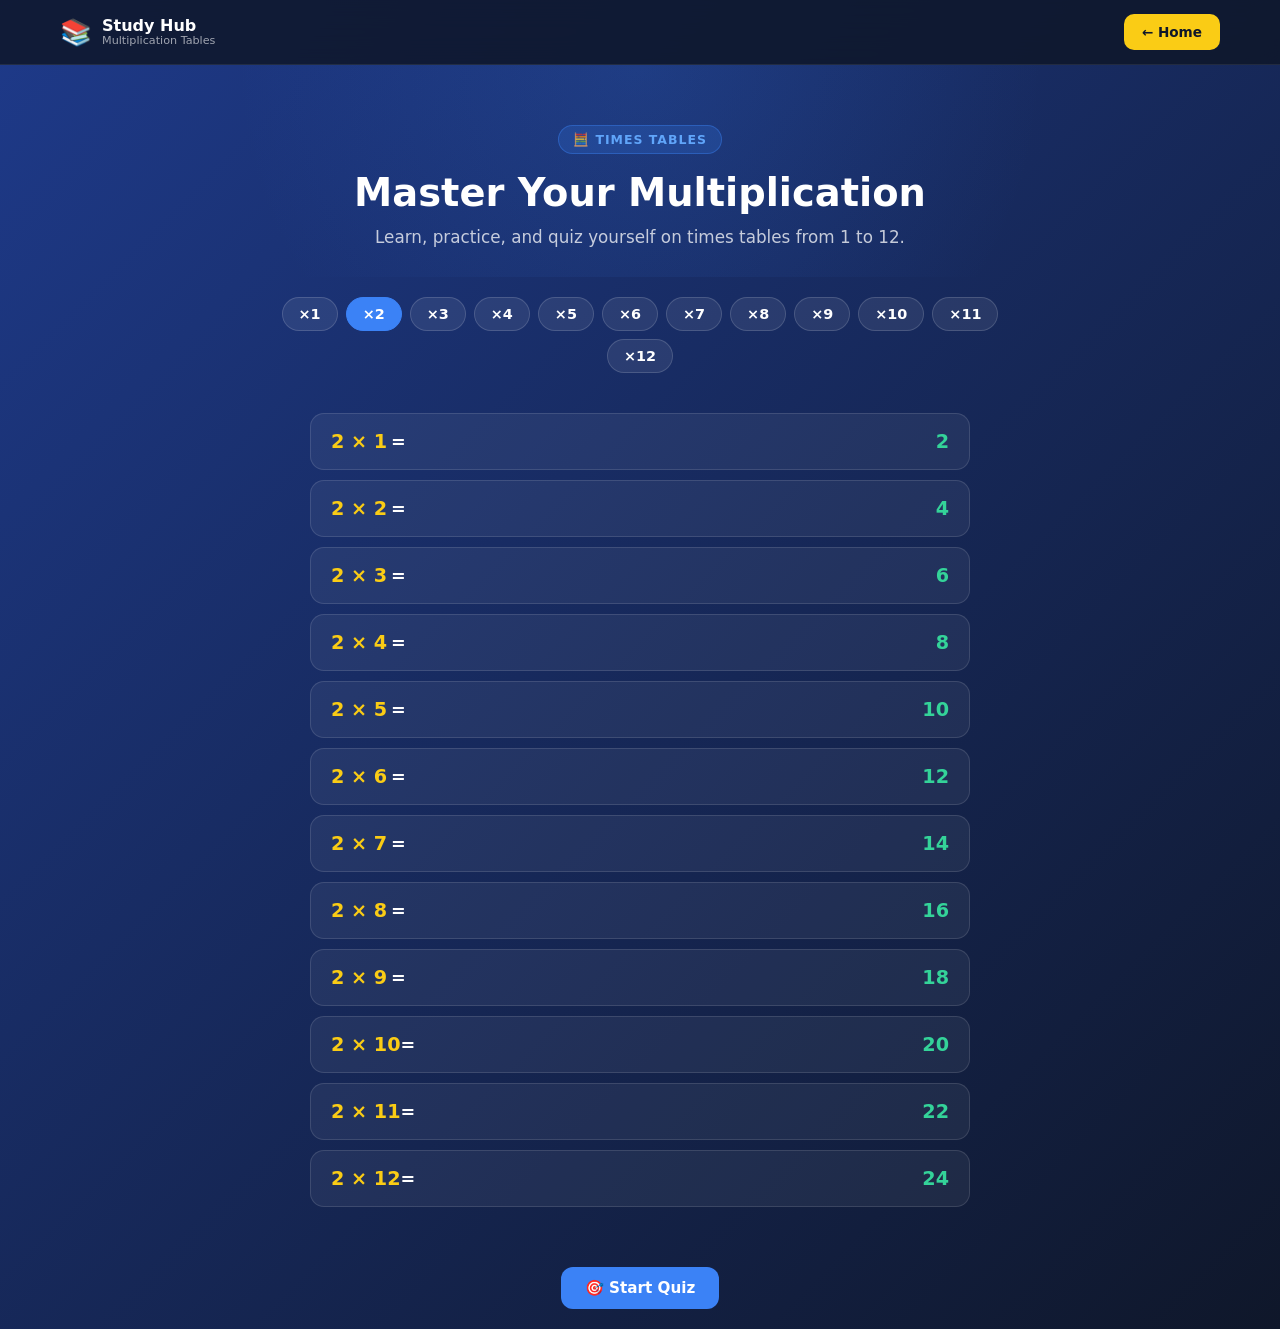
<file: multiplication-tables.html>
<!DOCTYPE html>
<html lang="en">
<head>
  <meta charset="UTF-8" />
  <meta name="viewport" content="width=device-width, initial-scale=1.0" />
  <title>Multiplication Tables — Study Hub</title>
  <link rel="stylesheet" href="style.css" />
  <style>
    body { font-family: system-ui, -apple-system, sans-serif; background: linear-gradient(135deg, #1e3a8a, #0f172a); color: #fff; min-height: 100vh; }
    .mt-hero { padding: 60px 20px 30px; text-align: center; background: radial-gradient(circle at 50% 0%, rgba(59,130,246,0.15), transparent 60%); }
    .mt-hero .mt-badge { display: inline-block; padding: 6px 14px; border-radius: 999px; background: rgba(59,130,246,0.2); border: 1px solid rgba(59,130,246,0.4); color: #60a5fa; font-size: 0.78rem; font-weight: 700; letter-spacing: 1px; text-transform: uppercase; margin-bottom: 16px; }
    .mt-hero h1 { font-size: 2.4rem; font-weight: 800; margin-bottom: 12px; }
    .mt-hero p { font-size: 1.05rem; color: rgba(255,255,255,0.75); max-width: 600px; margin: 0 auto; }

    .mt-tabs { display: flex; flex-wrap: wrap; gap: 8px; justify-content: center; padding: 20px; max-width: 800px; margin: 0 auto; }
    .mt-tab { padding: 8px 16px; border-radius: 999px; background: rgba(255,255,255,0.08); border: 1px solid rgba(255,255,255,0.15); color: #fff; font-family: inherit; font-weight: 700; font-size: 0.9rem; cursor: pointer; transition: all 0.2s; min-width: 50px; }
    .mt-tab:hover { background: rgba(255,255,255,0.14); }
    .mt-tab.active { background: #3b82f6; border-color: #3b82f6; }

    .mt-grid-wrap { max-width: 700px; margin: 20px auto 60px; padding: 0 20px; }
    .mt-grid { display: grid; grid-template-columns: 1fr; gap: 10px; }
    .mt-row { display: flex; align-items: center; background: rgba(255,255,255,0.06); border: 1px solid rgba(255,255,255,0.12); border-radius: 14px; padding: 16px 20px; font-size: 1.1rem; }
    .mt-row:hover { background: rgba(255,255,255,0.1); border-color: #3b82f6; }
    .mt-row-num { font-weight: 700; color: #facc15; min-width: 60px; font-size: 1.2rem; }
    .mt-row-eq { font-weight: 600; flex: 1; }
    .mt-row-ans { font-weight: 800; color: #34d399; font-size: 1.2rem; }

    .mt-controls { display: flex; gap: 10px; justify-content: center; margin: 20px 0; }
    .mt-btn { padding: 12px 24px; border-radius: 12px; border: none; background: #3b82f6; color: #fff; font-family: inherit; font-weight: 700; font-size: 0.95rem; cursor: pointer; }
    .mt-btn:hover { background: #2563eb; }
    .mt-btn.secondary { background: rgba(255,255,255,0.1); }
    .mt-btn.secondary:hover { background: rgba(255,255,255,0.18); }

    .mt-quiz-card { max-width: 500px; margin: 20px auto; background: rgba(255,255,255,0.06); border: 1px solid rgba(255,255,255,0.12); border-radius: 20px; padding: 30px 24px; text-align: center; }
    .mt-quiz-q { font-size: 2rem; font-weight: 800; margin-bottom: 20px; color: #facc15; }
    .mt-quiz-input { width: 120px; padding: 16px; border-radius: 12px; border: 2px solid rgba(255,255,255,0.2); background: rgba(255,255,255,0.08); color: #fff; font-size: 1.5rem; text-align: center; font-weight: 700; font-family: inherit; margin-right: 10px; outline: none; }
    .mt-quiz-input:focus { border-color: #3b82f6; }
    .mt-quiz-feedback { margin-top: 20px; font-size: 1.1rem; font-weight: 700; min-height: 24px; }
    .mt-quiz-feedback.correct { color: #34d399; }
    .mt-quiz-feedback.wrong { color: #f87171; }
  </style>
</head>
<body>
  <header class="site-header">
    <div class="site-header-inner">
      <a href="profile-picker.html" class="site-logo">
        <span class="site-logo-icon">📚</span>
        <span class="site-logo-text"><strong>Study Hub</strong><small>Multiplication Tables</small></span>
      </a>
      <div class="site-header-actions"><a href="profile-picker.html" class="site-header-cta">← Home</a></div>
    </div>
  </header>

  <section class="mt-hero">
    <div class="mt-badge">🧮 Times Tables</div>
    <h1>Master Your Multiplication</h1>
    <p>Learn, practice, and quiz yourself on times tables from 1 to 12.</p>
  </section>

  <div class="mt-tabs" id="mtTabs"></div>

  <div class="mt-grid-wrap">
    <div class="mt-grid" id="mtGrid"></div>
  </div>

  <div class="mt-controls">
    <button class="mt-btn" onclick="startQuiz()">🎯 Start Quiz</button>
  </div>

  <div class="mt-quiz-card" id="mtQuizCard" style="display:none;">
    <div class="mt-quiz-q" id="mtQuizQ">?</div>
    <input type="number" class="mt-quiz-input" id="mtQuizInput" placeholder="?" autocomplete="off" />
    <button class="mt-btn" onclick="submitQuiz()">Check</button>
    <div class="mt-quiz-feedback" id="mtQuizFeedback"></div>
    <div style="margin-top: 20px;">
      <button class="mt-btn secondary" onclick="nextQuiz()">Next →</button>
    </div>
  </div>

  <script>
    let activeTable = 2;
    let quizAnswer = null;
    let quizTable = null;
    let quizMultiplier = null;

    function renderTabs() {
      const wrap = document.getElementById("mtTabs");
      wrap.innerHTML = "";
      for (let i = 1; i <= 12; i++) {
        const btn = document.createElement("button");
        btn.className = "mt-tab" + (i === activeTable ? " active" : "");
        btn.textContent = "×" + i;
        btn.onclick = () => {
          activeTable = i;
          renderTabs();
          renderGrid();
        };
        wrap.appendChild(btn);
      }
    }

    function renderGrid() {
      const grid = document.getElementById("mtGrid");
      grid.innerHTML = "";
      for (let i = 1; i <= 12; i++) {
        const row = document.createElement("div");
        row.className = "mt-row";
        row.innerHTML = `
          <div class="mt-row-num">${activeTable} × ${i}</div>
          <div class="mt-row-eq">=</div>
          <div class="mt-row-ans">${activeTable * i}</div>
        `;
        grid.appendChild(row);
      }
    }

    function startQuiz() {
      document.getElementById("mtQuizCard").style.display = "block";
      nextQuiz();
      document.getElementById("mtQuizInput").focus();
      document.getElementById("mtQuizCard").scrollIntoView({ behavior: "smooth" });
    }

    function nextQuiz() {
      quizTable = Math.floor(Math.random() * 12) + 1;
      quizMultiplier = Math.floor(Math.random() * 12) + 1;
      quizAnswer = quizTable * quizMultiplier;
      
      document.getElementById("mtQuizQ").textContent = `${quizTable} × ${quizMultiplier} = ?`;
      document.getElementById("mtQuizInput").value = "";
      document.getElementById("mtQuizFeedback").textContent = "";
      document.getElementById("mtQuizFeedback").className = "mt-quiz-feedback";
      document.getElementById("mtQuizInput").focus();
    }

    function submitQuiz() {
      const userAnswer = parseInt(document.getElementById("mtQuizInput").value, 10);
      const feedback = document.getElementById("mtQuizFeedback");
      
      if (isNaN(userAnswer)) {
        feedback.textContent = "Please enter a number.";
        feedback.className = "mt-quiz-feedback wrong";
        return;
      }

      if (userAnswer === quizAnswer) {
        feedback.textContent = "✅ Correct!";
        feedback.className = "mt-quiz-feedback correct";
        setTimeout(nextQuiz, 1000);
      } else {
        feedback.textContent = `❌ Wrong. The answer is ${quizAnswer}.`;
        feedback.className = "mt-quiz-feedback wrong";
      }
    }

    document.getElementById("mtQuizInput").addEventListener("keydown", (e) => {
      if (e.key === "Enter") submitQuiz();
    });

    renderTabs();
    renderGrid();
  </script>
</body>
</html>
</file>
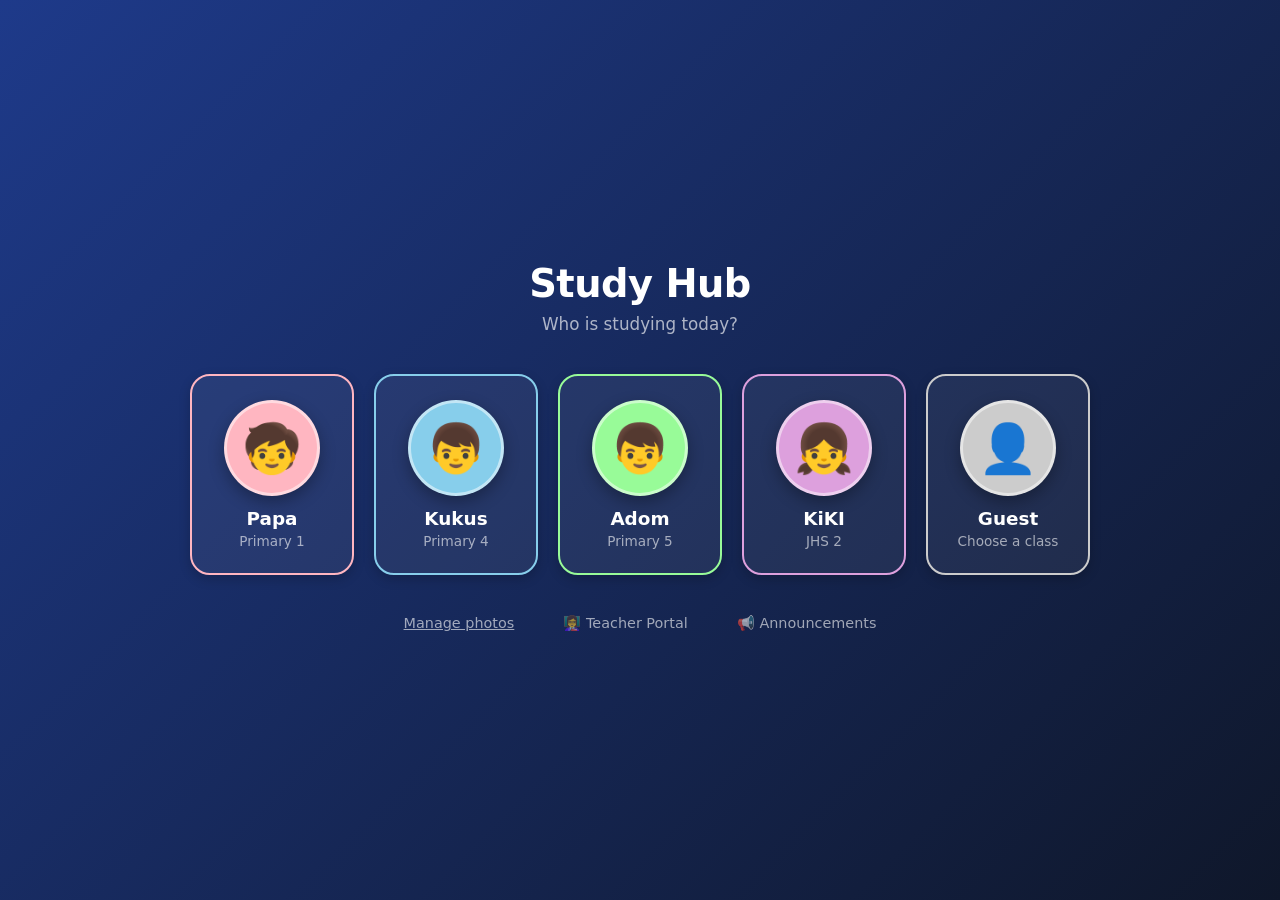
<file: profile-picker.html>
<!DOCTYPE html>
<html lang="en">
<head>
  <meta charset="UTF-8">
  <meta name="viewport" content="width=device-width, initial-scale=1.0">
  <title>Study Hub — Who is studying?</title>
  <link rel="stylesheet" href="profile-picker.css">
</head>
<body>

  <div class="picker-wrap">
    <header class="picker-header">
      <h1>Study Hub</h1>
      <p class="subtitle">Who is studying today?</p>
    </header>

    <div id="profileGrid" class="profile-grid">
      <!-- profile cards injected here -->
    </div>

    <footer class="picker-footer">
      <button id="managePhotosBtn" class="link-btn">Manage photos</button>
      <a href="teacher-portal.html" class="link-btn" style="margin-left: 12px; text-decoration: none;">👩‍🏫 Teacher Portal</a>
      <a href="announcements.html" class="link-btn" style="margin-left: 12px; text-decoration: none;">📢 Announcements</a>
    </footer>
  </div>

  <!-- Hidden file input for uploading photos -->
  <input type="file" id="photoInput" accept="image/*" hidden>

  <!-- Photo management modal -->
  <div id="photoModal" class="modal hidden">
    <div class="modal-card">
      <h2>Manage Photos</h2>
      <p class="modal-note">
        Photos are stored only on this device. They never leave your browser.
      </p>
      <div id="photoList" class="photo-list"></div>
      <button id="closeModalBtn" class="btn-secondary">Done</button>
    </div>
  </div>

  <script src="profile-picker.js"></script>
</body>
</html>
</file>
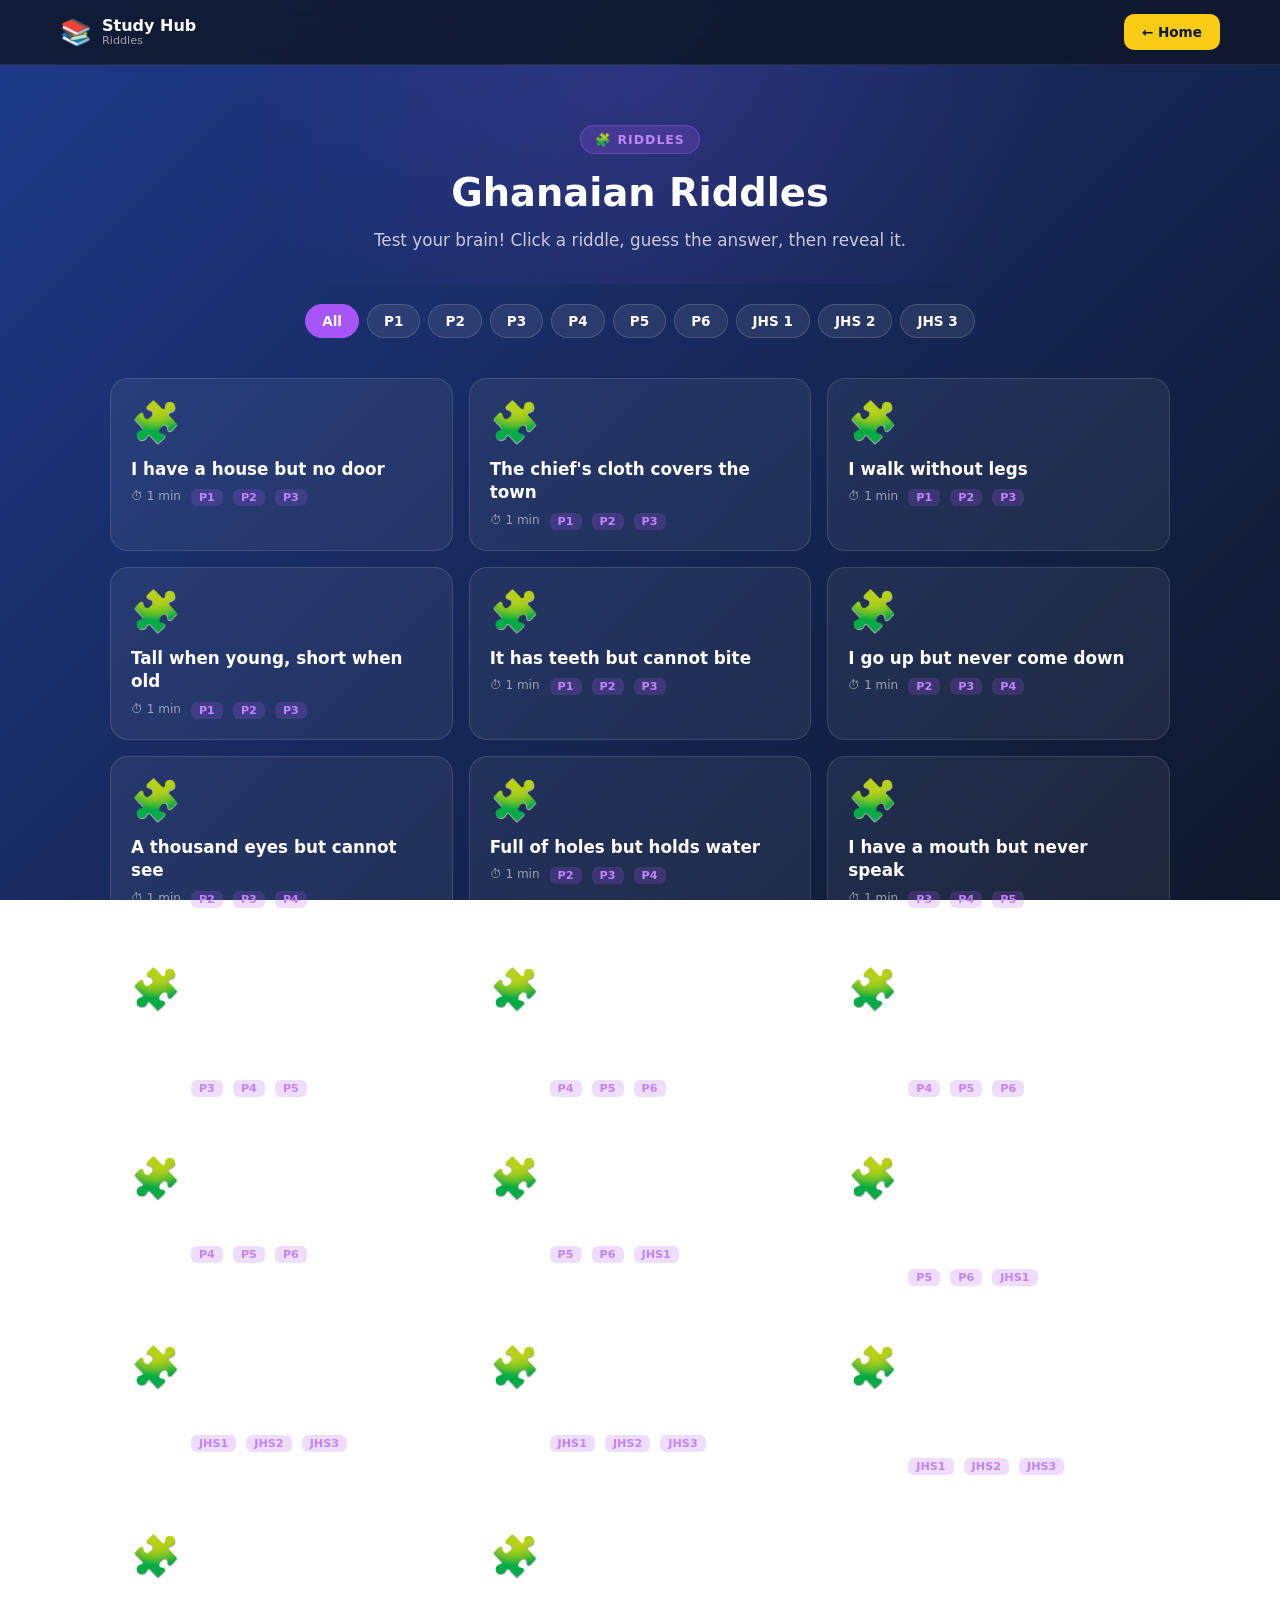
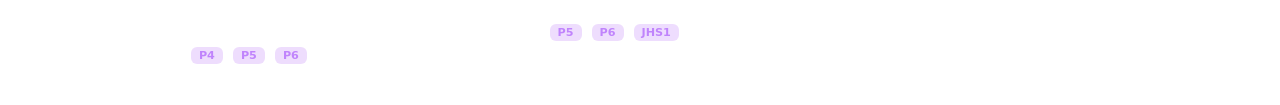
<file: riddles.html>
<!DOCTYPE html>
<html lang="en">
<head>
  <meta charset="UTF-8" />
  <meta name="viewport" content="width=device-width, initial-scale=1.0" />
  <title>Riddles — Study Hub</title>
  <link rel="stylesheet" href="style.css" />
  <style>
    .riddle-hero { padding: 60px 20px 30px; text-align: center; background: radial-gradient(circle at 50% 0%, rgba(168, 85, 247, 0.15), transparent 60%); }
    .riddle-hero .riddle-badge { display: inline-block; padding: 6px 14px; border-radius: 999px; background: rgba(168,85,247,0.2); border: 1px solid rgba(168,85,247,0.4); color: #c084fc; font-size: 0.78rem; font-weight: 700; letter-spacing: 1px; text-transform: uppercase; margin-bottom: 16px; }
    .riddle-hero h1 { font-size: 2.4rem; font-weight: 800; margin-bottom: 12px; }
    .riddle-hero p { font-size: 1.05rem; color: rgba(255,255,255,0.75); max-width: 600px; margin: 0 auto; line-height: 1.6; }

    .class-filter { display: flex; flex-wrap: wrap; gap: 8px; justify-content: center; padding: 20px; max-width: 900px; margin: 0 auto; }
    .class-chip { padding: 8px 16px; border-radius: 999px; background: rgba(255,255,255,0.08); border: 1px solid rgba(255,255,255,0.15); color: #fff; font-family: inherit; font-weight: 600; font-size: 0.85rem; cursor: pointer; transition: all 0.2s; }
    .class-chip:hover { background: rgba(255,255,255,0.14); }
    .class-chip.active { background: #a855f7; border-color: #a855f7; }

    .riddle-grid { display: grid; grid-template-columns: 1fr; gap: 16px; max-width: 1100px; margin: 0 auto; padding: 20px; }
    @media (min-width: 600px) { .riddle-grid { grid-template-columns: 1fr 1fr; } }
    @media (min-width: 900px) { .riddle-grid { grid-template-columns: 1fr 1fr 1fr; } }

    .riddle-card { background: rgba(255,255,255,0.06); border: 1px solid rgba(255,255,255,0.12); border-radius: 18px; padding: 20px; cursor: pointer; transition: transform 0.2s, background 0.2s; display: flex; flex-direction: column; }
    .riddle-card:hover { transform: translateY(-4px); background: rgba(255,255,255,0.1); border-color: #a855f7; }
    .riddle-icon { font-size: 2.5rem; margin-bottom: 12px; }
    .riddle-title { font-size: 1.05rem; font-weight: 700; margin-bottom: 8px; line-height: 1.4; }
    .riddle-meta { font-size: 0.75rem; color: rgba(255,255,255,0.55); display: flex; gap: 10px; flex-wrap: wrap; }
    .riddle-class-tag { font-size: 0.7rem; padding: 2px 8px; border-radius: 6px; background: rgba(168,85,247,0.2); color: #c084fc; font-weight: 700; text-transform: uppercase; }

    .riddle-viewer { position: fixed; inset: 0; background: rgba(0,0,0,0.85); backdrop-filter: blur(8px); z-index: 200; display: none; overflow-y: auto; padding: 20px 0; }
    .riddle-viewer.open { display: block; }
    .riddle-viewer-card { background: linear-gradient(135deg, #4c1d95, #1e1b4b); border: 1px solid rgba(255,255,255,0.12); border-radius: 24px; max-width: 600px; margin: 0 auto; padding: 30px; position: relative; text-align: center; }
    .riddle-viewer-close { position: absolute; top: 20px; right: 20px; background: rgba(255,255,255,0.1); border: none; color: #fff; width: 36px; height: 36px; border-radius: 50%; cursor: pointer; font-size: 1.2rem; }
    .riddle-question { font-size: 1.4rem; font-weight: 700; line-height: 1.5; margin: 20px 0 30px; color: #facc15; }
    .reveal-btn { padding: 14px 28px; border-radius: 12px; border: none; background: #facc15; color: #0f172a; font-weight: 800; font-size: 1rem; cursor: pointer; font-family: inherit; transition: background 0.2s; }
    .reveal-btn:hover { background: #eab308; }
    .riddle-answer { margin-top: 24px; padding: 20px; background: rgba(16, 185, 129, 0.15); border: 1px solid rgba(16, 185, 129, 0.3); border-radius: 14px; font-size: 1.05rem; line-height: 1.6; display: none; }
    .riddle-answer.show { display: block; }
  </style>
</head>
<body>

  <header class="site-header">
    <div class="site-header-inner">
      <a href="profile-picker.html" class="site-logo">
        <span class="site-logo-icon">📚</span>
        <span class="site-logo-text"><strong>Study Hub</strong><small>Riddles</small></span>
      </a>
      <div class="site-header-actions">
        <a href="profile-picker.html" class="site-header-cta">← Home</a>
      </div>
    </div>
  </header>

  <section class="riddle-hero">
    <div class="riddle-badge">🧩 Riddles</div>
    <h1>Ghanaian Riddles</h1>
    <p>Test your brain! Click a riddle, guess the answer, then reveal it.</p>
  </section>

  <div class="class-filter" id="classFilter"></div>

  <main>
    <div class="riddle-grid" id="riddleGrid"></div>
  </main>

  <div class="riddle-viewer" id="riddleViewer">
    <div class="riddle-viewer-card">
      <button class="riddle-viewer-close" onclick="closeRiddle()">✕</button>
      <div class="riddle-question" id="viewerQuestion"></div>
      <button class="reveal-btn" id="revealBtn" onclick="revealAnswer()">🔍 Reveal Answer</button>
      <div class="riddle-answer" id="viewerAnswer"></div>
    </div>
  </div>

  <script>
    const CLASSES = [
      { id: "all", label: "All" },
      { id: "p1", label: "P1" },
      { id: "p2", label: "P2" },
      { id: "p3", label: "P3" },
      { id: "p4", label: "P4" },
      { id: "p5", label: "P5" },
      { id: "p6", label: "P6" },
      { id: "jhs1", label: "JHS 1" },
      { id: "jhs2", label: "JHS 2" },
      { id: "jhs3", label: "JHS 3" }
    ];

    let allRiddles = [];
    let activeFilter = "all";
    let currentRiddle = null;

    async function loadRiddles() {
      try {
        const res = await fetch("data/stories.json?t=" + Date.now());
        if (!res.ok) throw new Error("Fetch failed");
        const data = await res.json();
        // Filter to only riddles
        allRiddles = (data.stories || []).filter(s => s.type === "riddle");
      } catch (e) {
        console.warn("Could not load riddles:", e);
        allRiddles = [];
      }
      renderFilter();
      renderGrid();
    }

    function renderFilter() {
      const wrap = document.getElementById("classFilter");
      wrap.innerHTML = "";
      CLASSES.forEach(c => {
        const btn = document.createElement("button");
        btn.className = "class-chip" + (c.id === activeFilter ? " active" : "");
        btn.textContent = c.label;
        btn.onclick = () => {
          activeFilter = c.id;
          renderFilter();
          renderGrid();
        };
        wrap.appendChild(btn);
      });
    }

    function renderGrid() {
      const grid = document.getElementById("riddleGrid");
      grid.innerHTML = "";

      let filtered = allRiddles;
      if (activeFilter !== "all") {
        filtered = allRiddles.filter(r => r.class && r.class.includes(activeFilter));
      }

      if (filtered.length === 0) {
        grid.innerHTML = '<p style="text-align:center;color:rgba(255,255,255,0.6);grid-column:1/-1;padding:40px;">No riddles for this class yet.</p>';
        return;
      }

      filtered.forEach(riddle => {
        const card = document.createElement("div");
        card.className = "riddle-card";
        card.onclick = () => openRiddle(riddle);

        const classTags = (riddle.class || []).map(c => `<span class="riddle-class-tag">${c.toUpperCase()}</span>`).join("");

        card.innerHTML = `
          <div class="riddle-icon">🧩</div>
          <div class="riddle-title">${riddle.title}</div>
          <div class="riddle-meta"><span>⏱ ${riddle.duration || '1 min'}</span> ${classTags}</div>
        `;
        grid.appendChild(card);
      });
    }

    function openRiddle(riddle) {
      currentRiddle = riddle;
      document.getElementById("viewerQuestion").textContent = riddle.content[0];
      document.getElementById("viewerAnswer").textContent = riddle.content[1] || "Answer not available.";
      document.getElementById("viewerAnswer").classList.remove("show");
      document.getElementById("revealBtn").style.display = "inline-block";
      document.getElementById("riddleViewer").classList.add("open");
    }

    function revealAnswer() {
      document.getElementById("viewerAnswer").classList.add("show");
      document.getElementById("revealBtn").style.display = "none";
    }

    function closeRiddle() {
      document.getElementById("riddleViewer").classList.remove("open");
    }

    loadRiddles();
  </script>
</body>
</html>
</file>
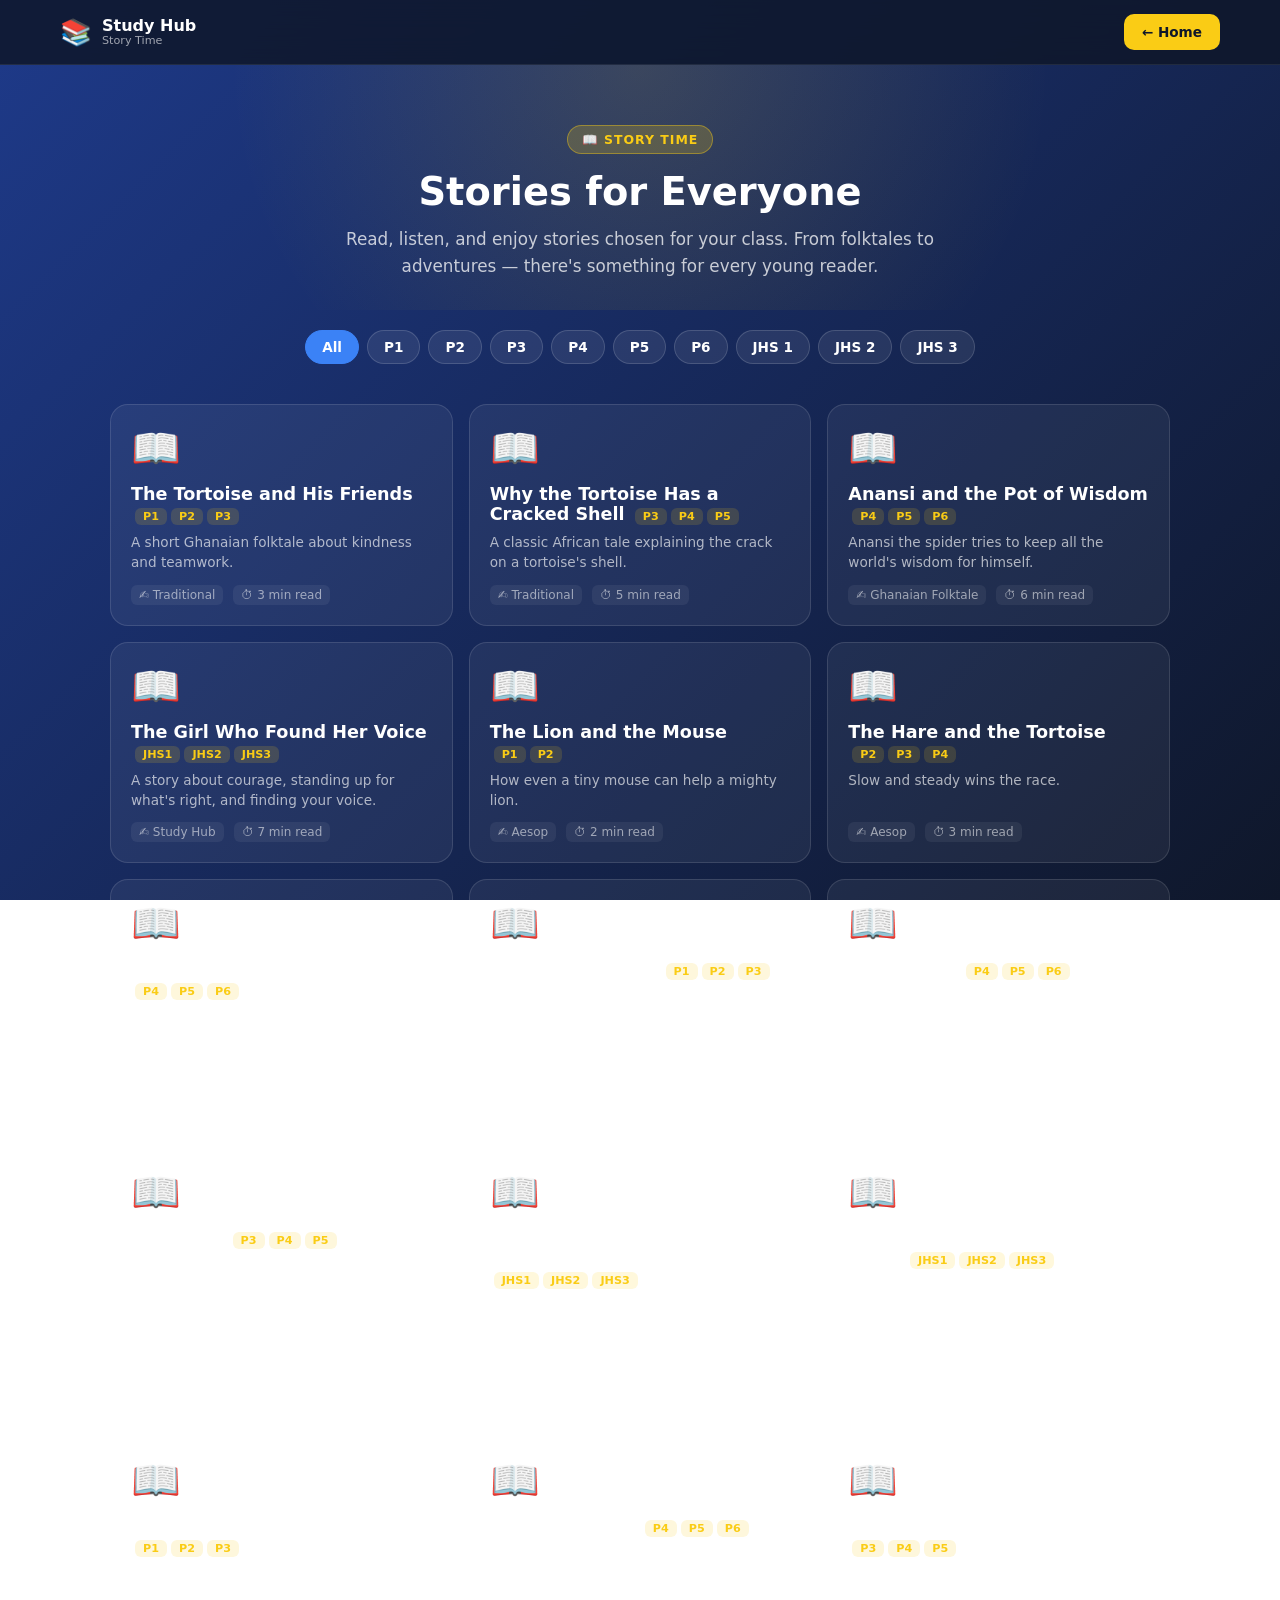
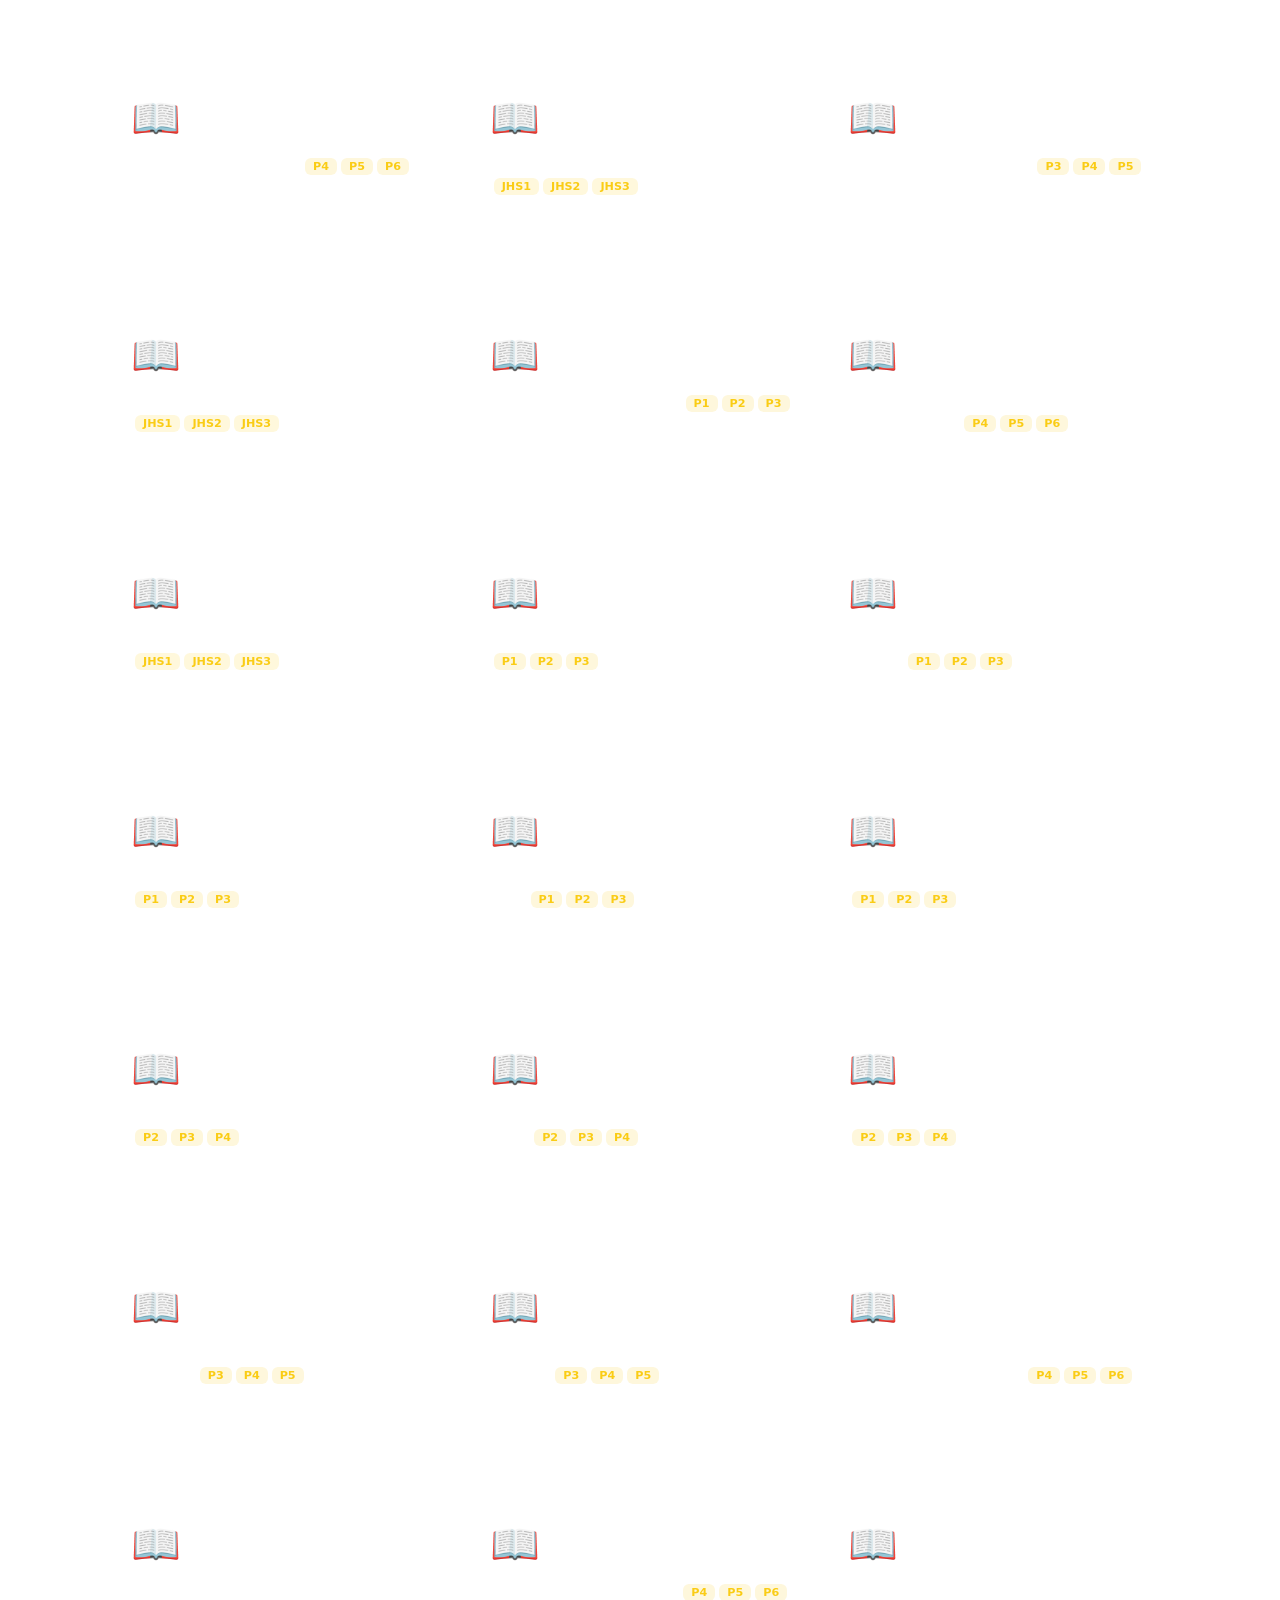
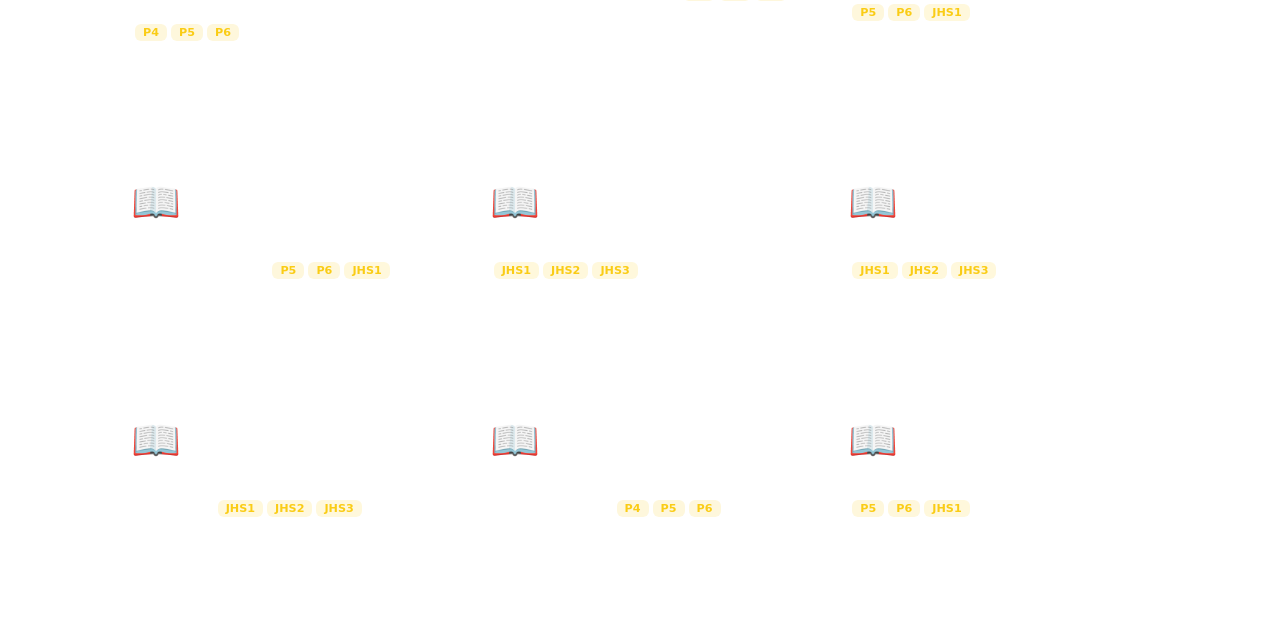
<file: stories.html>
<!DOCTYPE html>
<html lang="en">
<head>
  <meta charset="UTF-8" />
  <meta name="viewport" content="width=device-width, initial-scale=1.0" />
  <title>Story Time — Study Hub</title>
  <link rel="stylesheet" href="style.css" />
  <style>
    .story-hero { padding: 60px 20px 30px; text-align: center; background: radial-gradient(circle at 50% 0%, rgba(250, 204, 21, 0.15), transparent 60%); }
    .story-hero .story-badge { display: inline-block; padding: 6px 14px; border-radius: 999px; background: rgba(250,204,21,0.2); border: 1px solid rgba(250,204,21,0.4); color: #facc15; font-size: 0.78rem; font-weight: 700; letter-spacing: 1px; text-transform: uppercase; margin-bottom: 16px; }
    .story-hero h1 { font-size: 2.4rem; font-weight: 800; margin-bottom: 12px; line-height: 1.15; }
    .story-hero p { font-size: 1.05rem; color: rgba(255,255,255,0.75); max-width: 600px; margin: 0 auto; line-height: 1.6; }

    /* Class Filter */
    .class-filter { display: flex; flex-wrap: wrap; gap: 8px; justify-content: center; padding: 20px; max-width: 900px; margin: 0 auto; }
    .class-chip { padding: 8px 16px; border-radius: 999px; background: rgba(255,255,255,0.08); border: 1px solid rgba(255,255,255,0.15); color: #fff; font-family: inherit; font-weight: 600; font-size: 0.85rem; cursor: pointer; transition: all 0.2s; }
    .class-chip:hover { background: rgba(255,255,255,0.14); border-color: rgba(255,255,255,0.3); }
    .class-chip.active { background: var(--accent); border-color: var(--accent); color: #fff; }

    /* Story Grid */
    .story-grid { display: grid; grid-template-columns: 1fr; gap: 16px; max-width: 1100px; margin: 0 auto; padding: 20px; }
    @media (min-width: 600px) { .story-grid { grid-template-columns: 1fr 1fr; } }
    @media (min-width: 900px) { .story-grid { grid-template-columns: 1fr 1fr 1fr; } }

    .story-card { background: rgba(255,255,255,0.06); border: 1px solid rgba(255,255,255,0.12); border-radius: 18px; padding: 20px; cursor: pointer; transition: transform 0.2s, background 0.2s; display: flex; flex-direction: column; }
    .story-card:hover { transform: translateY(-4px); background: rgba(255,255,255,0.1); border-color: var(--accent); }
    .story-icon { font-size: 2.5rem; margin-bottom: 12px; }
    .story-title { font-size: 1.1rem; font-weight: 700; margin-bottom: 8px; }
    .story-desc { font-size: 0.85rem; color: rgba(255,255,255,0.65); line-height: 1.5; margin-bottom: 12px; flex: 1; }
    .story-meta { font-size: 0.75rem; color: rgba(255,255,255,0.55); display: flex; gap: 10px; margin-top: auto; flex-wrap: wrap; }
    .story-meta span { background: rgba(255,255,255,0.06); padding: 3px 8px; border-radius: 6px; }
    .story-class-tag { font-size: 0.7rem; padding: 2px 8px; border-radius: 6px; background: rgba(250,204,21,0.15); color: #facc15; font-weight: 700; text-transform: uppercase; margin-left: 4px; }

    /* Viewer */
    .story-viewer { position: fixed; inset: 0; background: rgba(0,0,0,0.85); backdrop-filter: blur(8px); z-index: 200; display: none; overflow-y: auto; padding: 20px 0; }
    .story-viewer.open { display: block; }
    .story-viewer-card { background: linear-gradient(135deg, #1e3a8a, #0f172a); border: 1px solid rgba(255,255,255,0.12); border-radius: 24px; max-width: 700px; margin: 0 auto; padding: 30px; position: relative; }
    .story-viewer-close { position: absolute; top: 20px; right: 20px; background: rgba(255,255,255,0.1); border: none; color: #fff; width: 36px; height: 36px; border-radius: 50%; cursor: pointer; font-size: 1.2rem; }
    .story-viewer-title { font-size: 1.8rem; font-weight: 800; margin-bottom: 10px; }
    .story-viewer-meta { font-size: 0.85rem; color: rgba(255,255,255,0.6); margin-bottom: 24px; display: flex; gap: 12px; }
    .story-text { font-family: Georgia, serif; font-size: 1.1rem; line-height: 1.8; color: rgba(255,255,255,0.92); }
    .story-text p { margin-bottom: 18px; }
  </style>
</head>
<body>
  <header class="site-header">
    <div class="site-header-inner">
      <a href="profile-picker.html" class="site-logo">
        <span class="site-logo-icon">📚</span>
        <span class="site-logo-text"><strong>Study Hub</strong><small>Story Time</small></span>
      </a>
      <div class="site-header-actions"><a href="profile-picker.html" class="site-header-cta">← Home</a></div>
    </div>
  </header>

  <section class="story-hero">
    <div class="story-badge">📖 Story Time</div>
    <h1>Stories for Everyone</h1>
    <p>Read, listen, and enjoy stories chosen for your class. From folktales to adventures — there's something for every young reader.</p>
  </section>

  <!-- Class Filter -->
  <div class="class-filter" id="classFilter"></div>

  <main>
    <div class="story-grid" id="storyGrid"></div>
  </main>

  <div class="story-viewer" id="storyViewer">
    <div class="story-viewer-card">
      <button class="story-viewer-close" onclick="closeStory()">✕</button>
      <h2 class="story-viewer-title" id="viewerTitle"></h2>
      <div class="story-viewer-meta" id="viewerMeta"></div>
      <div class="story-text" id="viewerText"></div>
    </div>
  </div>

  <script>
    const CLASSES = [
      { id: "all", label: "All" },
      { id: "p1", label: "P1" },
      { id: "p2", label: "P2" },
      { id: "p3", label: "P3" },
      { id: "p4", label: "P4" },
      { id: "p5", label: "P5" },
      { id: "p6", label: "P6" },
      { id: "jhs1", label: "JHS 1" },
      { id: "jhs2", label: "JHS 2" },
      { id: "jhs3", label: "JHS 3" }
    ];

    let allStories = [];
    let activeFilter = "all";

    const fallback = [
      { title: "The Tortoise and His Friends", class: ["p1","p2","p3"], author: "Traditional", duration: "3 min", content: ["Kwaku the tortoise found a mango tree.", "His friend Ama the ant helped him reach the fruit.", "They shared the mango and became best friends.", "Moral: Even the smallest friend can help."] },
      { title: "Anansi and the Pot of Wisdom", class: ["p4","p5","p6"], author: "Ghanaian Folktale", duration: "6 min", content: ["Anansi the spider kept all wisdom in a pot.", "He tried to hide it at the top of a tree.", "His son Ntikuma gave him better advice.", "The pot broke and wisdom spread across the land."] }
    ];

    async function loadStories() {
      try {
        const res = await fetch("data/stories.json?t=" + Date.now());
        if (!res.ok) throw new Error("Fetch failed");
        const data = await res.json();
        allStories = data.stories;
      } catch (e) {
        console.warn("Using fallback stories:", e);
        allStories = fallback;
      }
      renderFilter();
      renderGrid();
    }

    function renderFilter() {
      const wrap = document.getElementById("classFilter");
      wrap.innerHTML = "";
      CLASSES.forEach(c => {
        const btn = document.createElement("button");
        btn.className = "class-chip" + (c.id === activeFilter ? " active" : "");
        btn.textContent = c.label;
        btn.onclick = () => {
          activeFilter = c.id;
          renderFilter();
          renderGrid();
        };
        wrap.appendChild(btn);
      });
    }

    function renderGrid() {
      const grid = document.getElementById("storyGrid");
      grid.innerHTML = "";
      
      let filtered = allStories;
      if (activeFilter === "riddles") {
        filtered = allStories.filter(s => s.type === "riddle");
      } else if (activeFilter !== "all") {
        filtered = allStories.filter(s => s.class && s.class.includes(activeFilter));
      }

      if (filtered.length === 0) {
        grid.innerHTML = '<p style="text-align:center;color:rgba(255,255,255,0.6);grid-column:1/-1;padding:40px;">No stories for this class yet. Check back soon!</p>';
        return;
      }

      filtered.forEach((story, i) => {
        const card = document.createElement("div");
        card.className = "story-card";
        const globalIndex = allStories.indexOf(story);
        card.onclick = () => openStory(globalIndex);
        
        const classTags = (story.class || []).map(c => `<span class="story-class-tag">${c.toUpperCase()}</span>`).join("");

        card.innerHTML = `
          <div class="story-icon">📖</div>
          <div class="story-title">${story.title} ${classTags}</div>
          <div class="story-desc">${story.description || (story.content[0] ? story.content[0].substring(0, 80) + '...' : '')}</div>
          <div class="story-meta"><span>✍ ${story.author || 'Unknown'}</span><span>⏱ ${story.duration || ''}</span></div>
        `;
        grid.appendChild(card);
      });
    }

    function openStory(i) {
      const story = allStories[i];
      document.getElementById("viewerTitle").textContent = story.title;
      document.getElementById("viewerMeta").innerHTML = `<span>✍ ${story.author || 'Unknown'}</span><span>⏱ ${story.duration || ''}</span>`;
      
      const textBox = document.getElementById("viewerText");
      textBox.innerHTML = "";
      story.content.forEach(p => {
        const el = document.createElement("p");
        el.textContent = p;
        textBox.appendChild(el);
      });
      
      document.getElementById("storyViewer").classList.add("open");
    }

    function closeStory() {
      document.getElementById("storyViewer").classList.remove("open");
    }

    loadStories();
  </script>
</body>
</html>
</file>
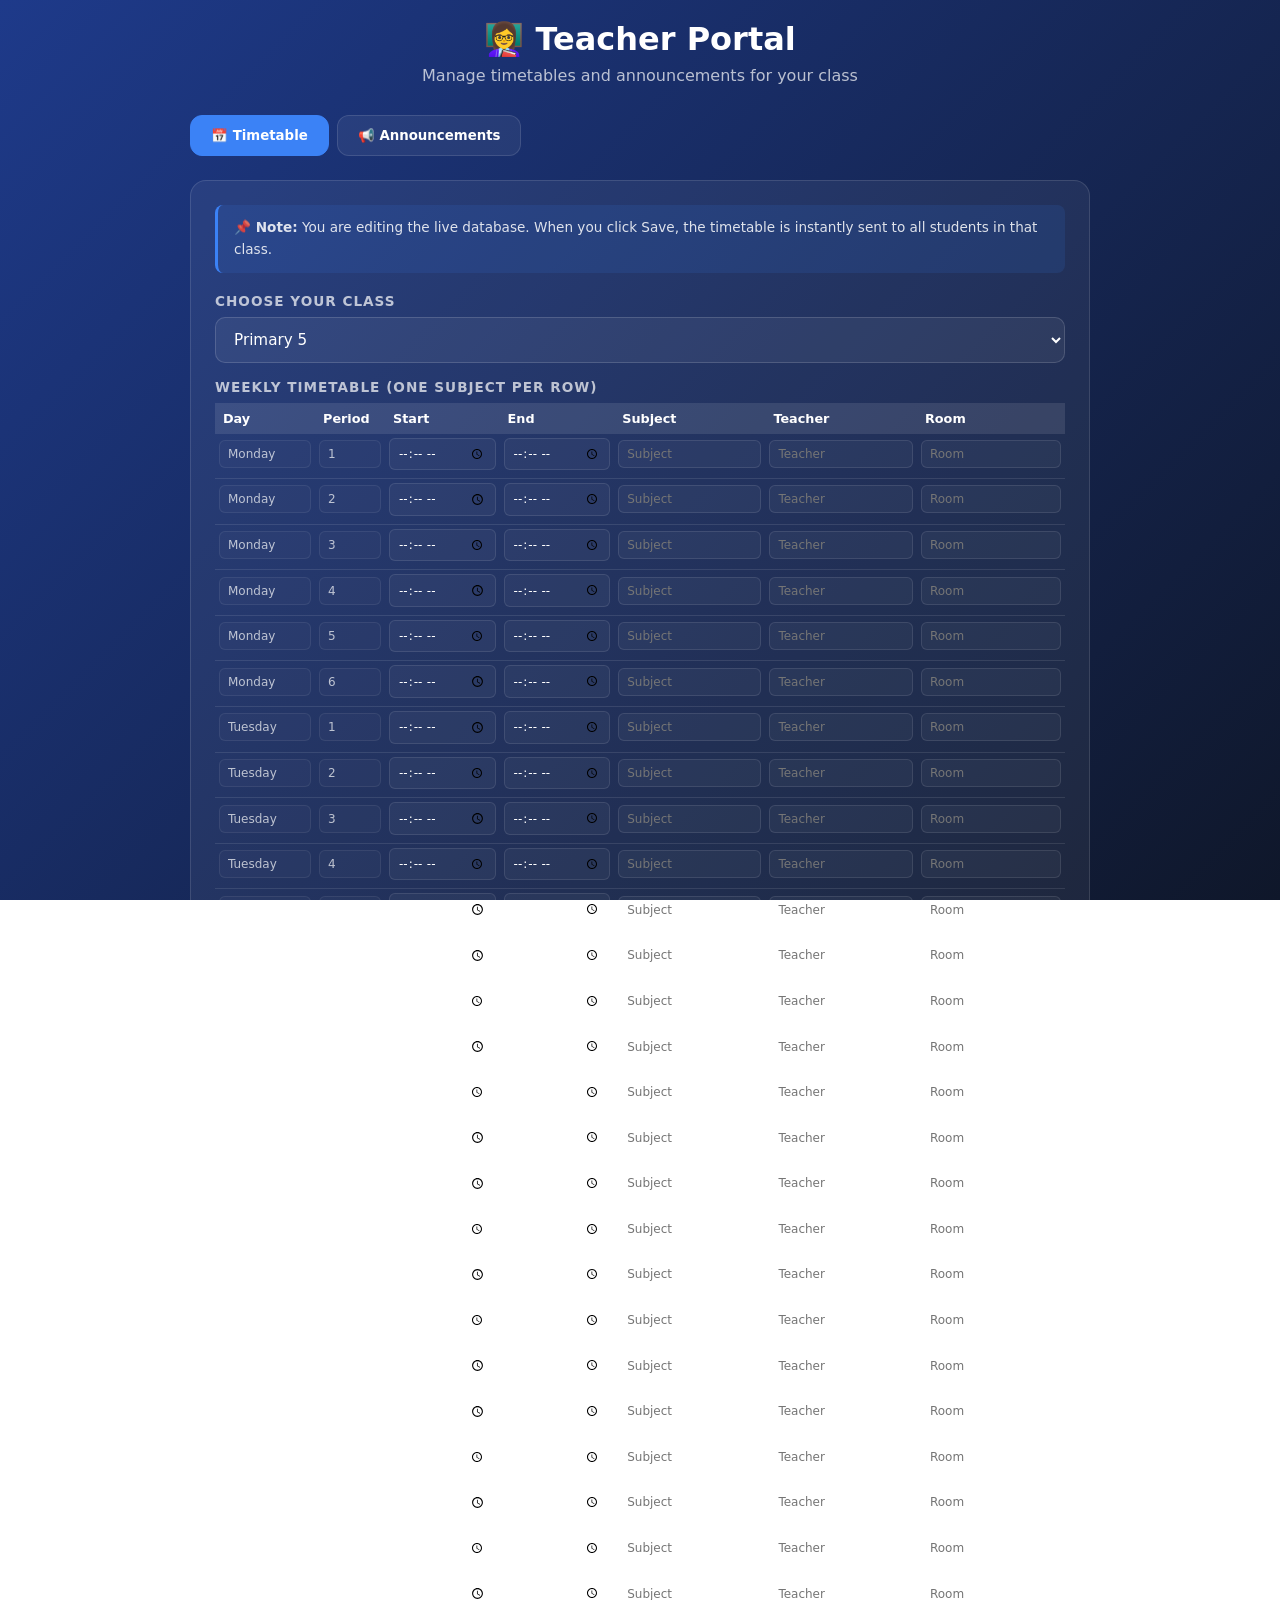
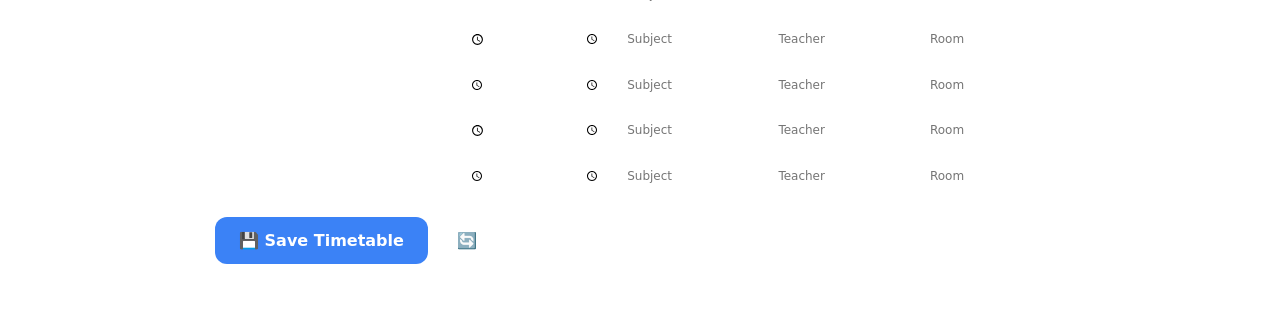
<file: teacher-portal.html>
<!DOCTYPE html>
<html lang="en">
<head>
  <meta charset="UTF-8" />
  <meta name="viewport" content="width=device-width, initial-scale=1.0" />
  <title>Teacher Portal — Study Hub</title>
  <link rel="stylesheet" href="style.css" />
  <style>
    body { padding: 20px; }
    .tp-wrap { max-width: 900px; margin: 0 auto; }
    .tp-header { text-align: center; margin-bottom: 30px; }
    .tp-header h1 { font-size: 2rem; margin-bottom: 8px; }
    .tp-header p { color: rgba(255,255,255,0.7); }

    .tp-tabs { display: flex; gap: 8px; margin-bottom: 24px; flex-wrap: wrap; }
    .tp-tab {
      padding: 12px 20px; border-radius: 12px;
      background: rgba(255,255,255,0.06); border: 1px solid rgba(255,255,255,0.12);
      color: #fff; font-family: inherit; font-weight: 600; cursor: pointer;
      transition: all 0.15s;
    }
    .tp-tab.active { background: #3b82f6; border-color: #3b82f6; }
    .tp-tab:hover:not(.active) { background: rgba(255,255,255,0.12); }

    .tp-panel { display: none; }
    .tp-panel.active { display: block; }

    .tp-card {
      background: rgba(255,255,255,0.06);
      border: 1px solid rgba(255,255,255,0.12);
      border-radius: 16px;
      padding: 24px;
      margin-bottom: 20px;
    }

    .tp-label {
      display: block;
      font-size: 0.85rem;
      font-weight: 700;
      text-transform: uppercase;
      letter-spacing: 1px;
      color: rgba(255,255,255,0.7);
      margin-bottom: 8px;
    }

    .tp-input, .tp-select, .tp-textarea {
      width: 100%;
      padding: 12px 14px;
      border-radius: 10px;
      border: 1px solid rgba(255,255,255,0.15);
      background: rgba(255,255,255,0.06);
      color: #fff;
      font-family: inherit;
      font-size: 0.95rem;
      margin-bottom: 16px;
    }
    .tp-input:focus, .tp-select:focus, .tp-textarea:focus {
      border-color: #3b82f6;
      background: rgba(255,255,255,0.1);
      outline: none;
    }
    .tp-textarea { min-height: 100px; resize: vertical; }

    .tp-btn {
      padding: 14px 24px;
      border-radius: 12px;
      border: none;
      background: #3b82f6;
      color: #fff;
      font-family: inherit;
      font-weight: 700;
      font-size: 1rem;
      cursor: pointer;
      transition: background 0.2s;
    }
    .tp-btn:hover { background: #2563eb; }
    .tp-btn.secondary { background: rgba(255,255,255,0.1); }
    .tp-btn.secondary:hover { background: rgba(255,255,255,0.18); }

    .tp-hint {
      background: rgba(59,130,246,0.12);
      border-left: 3px solid #3b82f6;
      padding: 12px 16px;
      border-radius: 8px;
      font-size: 0.85rem;
      line-height: 1.6;
      margin-bottom: 20px;
      color: rgba(255,255,255,0.85);
    }

    .tp-timetable-grid {
      display: grid;
      grid-template-columns: repeat(5, 1fr);
      gap: 8px;
      margin-bottom: 16px;
    }
    @media (max-width: 700px) {
      .tp-timetable-grid { grid-template-columns: 1fr; }
    }

    .tp-day-col {
      background: rgba(255,255,255,0.05);
      border-radius: 10px;
      padding: 12px;
    }
    .tp-day-title {
      font-size: 0.8rem;
      font-weight: 700;
      text-align: center;
      margin-bottom: 8px;
      color: #facc15;
    }
    .tp-day-input {
      width: 100%;
      padding: 6px 8px;
      border-radius: 6px;
      border: 1px solid rgba(255,255,255,0.1);
      background: rgba(255,255,255,0.04);
      color: #fff;
      font-size: 0.75rem;
      margin-bottom: 4px;
      font-family: inherit;
    }
    .tp-day-input:focus {
      outline: none;
      border-color: #3b82f6;
      background: rgba(255,255,255,0.1);
    }

    .tp-announcement-item {
      background: rgba(255,255,255,0.04);
      border-left: 3px solid #facc15;
      border-radius: 8px;
      padding: 14px 18px;
      margin-bottom: 12px;
      position: relative;
    }
    .tp-announcement-title {
      font-weight: 700;
      font-size: 1rem;
      margin-bottom: 4px;
    }
    .tp-announcement-body {
      font-size: 0.9rem;
      color: rgba(255,255,255,0.8);
      line-height: 1.5;
      margin-bottom: 6px;
    }
    .tp-announcement-meta {
      font-size: 0.75rem;
      color: rgba(255,255,255,0.5);
    }
    .tp-announcement-delete {
      position: absolute;
      top: 10px;
      right: 10px;
      background: rgba(220,38,38,0.2);
      border: 1px solid rgba(220,38,38,0.4);
      color: #f87171;
      font-size: 0.75rem;
      padding: 4px 10px;
      border-radius: 6px;
      cursor: pointer;
      font-family: inherit;
    }
  </style>
</head>
<body>

  <div class="tp-wrap">

    <header class="tp-header">
      <h1>👩‍🏫 Teacher Portal</h1>
      <p>Manage timetables and announcements for your class</p>
    </header>

    <div class="tp-tabs">
      <button class="tp-tab active" data-tab="timetable">📅 Timetable</button>
      <button class="tp-tab" data-tab="announcements">📢 Announcements</button>
    </div>

    <!-- TIMETABLE TAB -->
    <div class="tp-panel active" id="panel-timetable">
      <div class="tp-card">
        <div class="tp-hint">
          <strong>📌 Note:</strong> You are editing the live database. When you click Save, the timetable is instantly sent to all students in that class.
        </div>

        <label class="tp-label">Choose your class</label>
        <select class="tp-select" id="timetableClass">
          <option value="p1">Primary 1</option>
          <option value="p2">Primary 2</option>
          <option value="p3">Primary 3</option>
          <option value="p4">Primary 4</option>
          <option value="p5" selected>Primary 5</option>
          <option value="p6">Primary 6</option>
          <option value="jhs1">JHS 1</option>
          <option value="jhs2">JHS 2</option>
          <option value="jhs3">JHS 3</option>
        </select>

        <label class="tp-label">Weekly timetable (one subject per row)</label>
        
        <div style="overflow-x: auto; margin-bottom: 16px;">
          <table style="width: 100%; border-collapse: collapse; min-width: 800px;" id="timetableTable">
            <thead>
              <tr style="background: rgba(255,255,255,0.1); text-align: left;">
                <th style="padding: 8px; font-size: 0.8rem; width: 100px;">Day</th>
                <th style="padding: 8px; font-size: 0.8rem; width: 70px;">Period</th>
                <th style="padding: 8px; font-size: 0.8rem; width: 90px;">Start</th>
                <th style="padding: 8px; font-size: 0.8rem; width: 90px;">End</th>
                <th style="padding: 8px; font-size: 0.8rem;">Subject</th>
                <th style="padding: 8px; font-size: 0.8rem;">Teacher</th>
                <th style="padding: 8px; font-size: 0.8rem;">Room</th>
              </tr>
            </thead>
            <tbody id="timetableBody">
              <!-- injected by JS -->
            </tbody>
          </table>
        </div>

        <button class="tp-btn" onclick="saveTimetableToGoogle()">💾 Save Timetable</button>
        <button class="tp-btn secondary" onclick="loadTimetable()">🔄 Reload</button>
      </div>
    </div>

    <!-- ANNOUNCEMENTS TAB -->
    <div class="tp-panel" id="panel-announcements">
      <div class="tp-card">
        <label class="tp-label">Write a new announcement</label>
        <input class="tp-input" id="annTitle" placeholder="Announcement title (e.g., Sports Day)" />
        <textarea class="tp-textarea" id="annBody" placeholder="Type the full message..."></textarea>
        <input class="tp-input" id="annClass" placeholder="Target class (e.g., All, P5, JHS 2)" />
        <button class="tp-btn" onclick="addAnnouncement()">📢 Post Announcement</button>
      </div>

      <div class="tp-card">
        <label class="tp-label">Existing announcements</label>
        <div id="announcementList">
          <p style="color: rgba(255,255,255,0.5); font-size: 0.9rem;">No announcements yet.</p>
        </div>
      </div>
    </div>

  </div>

  <script>
    // ==============================
    // TABS
    // ==============================
    document.querySelectorAll(".tp-tab").forEach(tab => {
      tab.addEventListener("click", () => {
        document.querySelectorAll(".tp-tab").forEach(t => t.classList.remove("active"));
        document.querySelectorAll(".tp-panel").forEach(p => p.classList.remove("active"));
        tab.classList.add("active");
        document.getElementById("panel-" + tab.dataset.tab).classList.add("active");
      });
    });

    // ==============================
    // TIMETABLE
    // ==============================
    const DAYS = ["Mon", "Tue", "Wed", "Thu", "Fri"];
    const PERIODS = 6;

    
    function renderTimetableGrid(data) {
      const tbody = document.getElementById("timetableBody");
      tbody.innerHTML = "";
      
      const days = ["Monday", "Tuesday", "Wednesday", "Thursday", "Friday"];
      
      days.forEach(day => {
        for (let period = 1; period <= 6; period++) {
          const tr = document.createElement("tr");
          tr.style.borderBottom = "1px solid rgba(255,255,255,0.1)";
          
          // Get existing data if any
          const rowData = (data[day] && data[day][period-1]) || {};
          
          tr.innerHTML = `
            <td style="padding: 4px;"><input type="text" class="tp-day-input" data-day="${day}" data-period="${period-1}" data-field="day" value="${day}" readonly style="opacity: 0.7;"></td>
            <td style="padding: 4px;"><input type="text" class="tp-day-input" data-day="${day}" data-period="${period-1}" data-field="period" value="${period}" readonly style="opacity: 0.7;"></td>
            <td style="padding: 4px;"><input type="time" class="tp-day-input" data-day="${day}" data-period="${period-1}" data-field="start" value="${rowData.start || ''}"></td>
            <td style="padding: 4px;"><input type="time" class="tp-day-input" data-day="${day}" data-period="${period-1}" data-field="end" value="${rowData.end || ''}"></td>
            <td style="padding: 4px;"><input type="text" class="tp-day-input" data-day="${day}" data-period="${period-1}" data-field="subject" value="${rowData.subject || ''}" placeholder="Subject"></td>
            <td style="padding: 4px;"><input type="text" class="tp-day-input" data-day="${day}" data-period="${period-1}" data-field="teacher" value="${rowData.teacher || ''}" placeholder="Teacher"></td>
            <td style="padding: 4px;"><input type="text" class="tp-day-input" data-day="${day}" data-period="${period-1}" data-field="room" value="${rowData.room || ''}" placeholder="Room"></td>
          `;
          tbody.appendChild(tr);
        }
      });
    }
    

    function loadTimetable() {
      const cls = document.getElementById("timetableClass").value.toLowerCase().trim();
      const stored = localStorage.getItem("timetable_" + cls);
      const data = stored ? JSON.parse(stored) : {};
      renderTimetableGrid(data);
    }

    
    const GOOGLE_WEBHOOK_URL = "https://script.google.com/macros/s/AKfycbz4wg4zS_3Ua-yW5HvA-sv1SUmg8-jptTLiz4EBBFZF-Pl5x8r9dMzb2U0Xg1R-CZce/exec";

    async function saveTimetableToGoogle() {
      const cls = document.getElementById("timetableClass").value.toLowerCase().trim();
      
      const inputs = document.querySelectorAll(".tp-day-input");
      
      // Group by Day and Period
      const grouped = {};
      inputs.forEach(input => {
        const day = input.dataset.day;
        const period = parseInt(input.dataset.period, 10) + 1;
        const field = input.dataset.field;
        
        if (!grouped[day]) grouped[day] = {};
        if (!grouped[day][period]) grouped[day][period] = { day, period, start: "", end: "", subject: "", teacher: "", room: "" };
        
        grouped[day][period][field] = input.value.trim();
      });

      const rows = [];
      for (const day in grouped) {
        for (const period in grouped[day]) {
          const r = grouped[day][period];
          if (r.subject !== "") {
            rows.push(r);
          }
        }
      }

      const payload = {
        class: cls,
        teacher: "Class Teacher",
        rows: rows
      };
    

      const btn = document.querySelector('button[onclick="saveTimetableToGoogle()"]');
      const originalText = btn.innerHTML;
      btn.innerHTML = "⏳ Saving...";

      try {
        const formData = new URLSearchParams();
        formData.append("payload", JSON.stringify(payload));
        
        await fetch(GOOGLE_WEBHOOK_URL, {
          method: "POST",
          mode: "no-cors",
          body: formData
        });
        
        // Save locally too, just so the teacher portal remembers it
        const data = {};
        inputs.forEach(input => {
          const day = input.dataset.day;
          const period = parseInt(input.dataset.period, 10);
          if (!data[day]) data[day] = [];
          data[day][period] = input.value.trim();
        });
        localStorage.setItem("timetable_" + cls, JSON.stringify(data));

        alert("✅ Timetable saved successfully! Students will see it immediately.");
      } catch (e) {
        alert("❌ Error saving: " + e.message);
      } finally {
        btn.innerHTML = originalText;
      }
    }


    document.getElementById("timetableClass").addEventListener("change", loadTimetable);

    // ==============================
    // ANNOUNCEMENTS
    // ==============================
    function getAnnouncements() {
      try {
        return JSON.parse(localStorage.getItem("announcements") || "[]");
      } catch { return []; }
    }

    function saveAnnouncements(list) {
      localStorage.setItem("announcements", JSON.stringify(list));
    }

    function renderAnnouncements() {
      const list = document.getElementById("announcementList");
      const all = getAnnouncements();
      if (all.length === 0) {
        list.innerHTML = '<p style="color: rgba(255,255,255,0.5); font-size: 0.9rem;">No announcements yet.</p>';
        return;
      }
      list.innerHTML = "";
      all.forEach((ann, i) => {
        const item = document.createElement("div");
        item.className = "tp-announcement-item";
        item.innerHTML = `
          <div class="tp-announcement-title">${ann.title}</div>
          <div class="tp-announcement-body">${ann.body}</div>
          <div class="tp-announcement-meta">👥 ${ann.target || "All"} • ${new Date(ann.date).toLocaleString()}</div>
          <button class="tp-announcement-delete" onclick="deleteAnnouncement(${i})">Delete</button>
        `;
        list.appendChild(item);
      });
    }

    function addAnnouncement() {
      const title = document.getElementById("annTitle").value.trim();
      const body = document.getElementById("annBody").value.trim();
      const target = document.getElementById("annClass").value.trim() || "All";

      if (!title || !body) {
        alert("Please fill in both title and message.");
        return;
      }

      const all = getAnnouncements();
      all.unshift({
        title,
        body,
        target,
        date: Date.now()
      });
      saveAnnouncements(all);

      document.getElementById("annTitle").value = "";
      document.getElementById("annBody").value = "";
      document.getElementById("annClass").value = "";

      renderAnnouncements();
      alert("✅ Announcement posted!");
    }

    function deleteAnnouncement(i) {
      if (!confirm("Delete this announcement?")) return;
      const all = getAnnouncements();
      all.splice(i, 1);
      saveAnnouncements(all);
      renderAnnouncements();
    }

    // ==============================
    // INIT
    // ==============================
    loadTimetable();
    renderAnnouncements();
  </script>

</body>
</html>
</file>
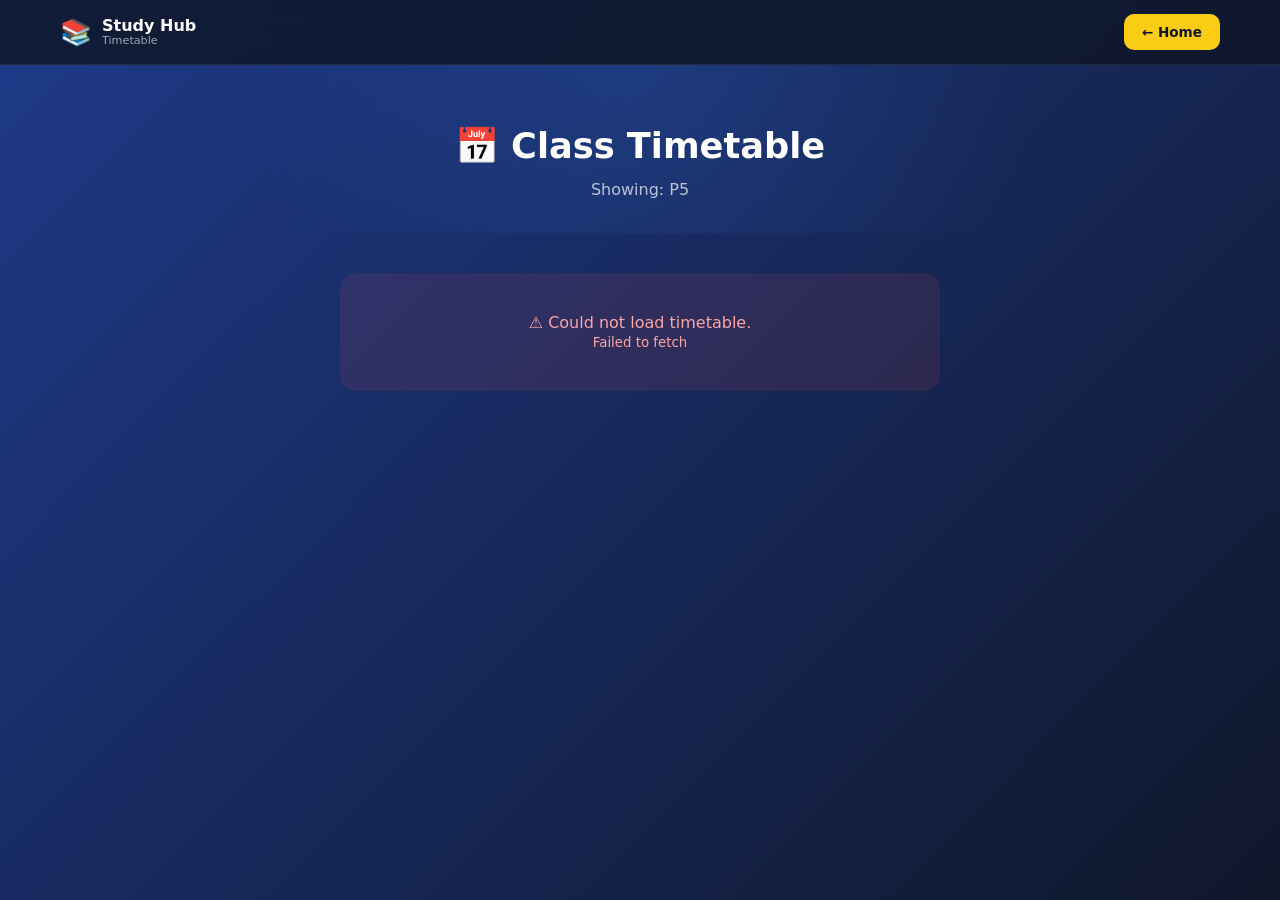
<file: timetable.html>
<!DOCTYPE html>
<html lang="en">
<head>
  <meta charset="UTF-8" />
  <meta name="viewport" content="width=device-width, initial-scale=1.0" />
  <title>Timetable — Study Hub</title>
  <link rel="stylesheet" href="style.css" />
  <style>
    .tt-hero { padding: 60px 20px 30px; text-align: center; background: radial-gradient(circle at 50% 0%, rgba(59,130,246,0.15), transparent 60%); }
    .tt-hero h1 { font-size: 2.2rem; font-weight: 800; margin-bottom: 10px; }
    .tt-hero p { color: rgba(255,255,255,0.7); max-width: 560px; margin: 0 auto; line-height: 1.6; }
    .tt-wrap { max-width: 1200px; margin: 0 auto; padding: 20px; overflow-x: auto; }
    .tt-table { width: 100%; border-collapse: separate; border-spacing: 6px; min-width: 720px; }
    .tt-table th { background: rgba(59,130,246,0.2); color: #93c5fd; padding: 10px; border-radius: 10px; font-size: 0.85rem; text-transform: uppercase; letter-spacing: 0.5px; }
    .tt-table td { background: rgba(255,255,255,0.06); border: 1px solid rgba(255,255,255,0.1); padding: 10px; border-radius: 10px; vertical-align: top; min-width: 150px; }
    .tt-table td.empty { background: rgba(255,255,255,0.02); border-style: dashed; text-align: center; color: rgba(255,255,255,0.3); }
    .tt-subject { font-weight: 700; font-size: 0.95rem; margin-bottom: 4px; }
    .tt-teacher { font-size: 0.75rem; color: rgba(255,255,255,0.6); }
    .tt-time { font-size: 0.7rem; color: rgba(147,197,253,0.85); margin-top: 4px; }
    .tt-room { font-size: 0.7rem; color: rgba(250,204,21,0.8); margin-top: 2px; }
    .tt-loading { text-align: center; padding: 60px 20px; color: rgba(255,255,255,0.6); }
    .tt-error { text-align: center; padding: 40px 20px; color: #fca5a5; background: rgba(239,68,68,0.1); border-radius: 16px; max-width: 600px; margin: 20px auto; }
  </style>
</head>
<body>
  <header class="site-header">
    <div class="site-header-inner">
      <a href="profile-picker.html" class="site-logo">
        <span class="site-logo-icon">📚</span>
        <span class="site-logo-text"><strong>Study Hub</strong><small>Timetable</small></span>
      </a>
      <div class="site-header-actions"><a href="profile-picker.html" class="site-header-cta">← Home</a></div>
    </div>
  </header>

  <section class="tt-hero">
    <h1>📅 Class Timetable</h1>
    <p id="ttClassLabel">Loading your timetable…</p>
  </section>

  <div class="tt-wrap" id="ttWrap">
    <div class="tt-loading">Fetching timetable from Google Sheets…</div>
  </div>

  <script>
    
    const CSV_URL = "https://docs.google.com/spreadsheets/d/e/2PACX-1vSPWBMhhCza3JlROT6PwC1NXgpM6v5YHDPsV7qnyFjH0nkBLNKmPYqT9xivM_E7MUx54-Mz8PS-j3X8/pub?output=csv";

    const params = new URLSearchParams(window.location.search);
    const activeClass = (params.get("class") || "p5").toLowerCase();
    const classLabels = { p1:"P1", p2:"P2", p3:"P3", p4:"P4", p5:"P5", p6:"P6", jhs1:"JHS 1", jhs2:"JHS 2", jhs3:"JHS 3" };
    document.getElementById("ttClassLabel").textContent = "Showing: " + (classLabels[activeClass] || activeClass.toUpperCase());

    const DAYS = ["Monday","Tuesday","Wednesday","Thursday","Friday"];
    const PERIODS = ["1","2","3","4","5","6"]; // Now a string to match teacher input

    function parseCSVLine(line) {
      const out = []; let cur = ""; let inQ = false;
      for (let i = 0; i < line.length; i++) {
        const ch = line[i];
        if (ch === '"') { inQ = !inQ; continue; }
        if (ch === ',' && !inQ) { out.push(cur); cur = ""; continue; }
        cur += ch;
      }
      out.push(cur);
      return out.map(s => s.trim());
    }

    function parseCSV(text) {
      return text.replace(/\r/g, "").split("\n").filter(l => l.trim() !== "").map(parseCSVLine);
    }

    function findHeaderRow(rows) {
      for (let i = 0; i < rows.length; i++) {
        const r = rows[i].map(c => c.toLowerCase());
        if (r.includes("day") && r.includes("period") && r.includes("subject")) return i;
      }
      return -1;
    }

    async function loadTimetable() {
      const wrap = document.getElementById("ttWrap");
      try {
        const res = await fetch(CSV_URL + "&t=" + Date.now());
        if (!res.ok) throw new Error("HTTP " + res.status);
        const text = await res.text();
        const rows = parseCSV(text);
        const hi = findHeaderRow(rows);
        if (hi < 0) throw new Error("Header row not found");

        const headers = rows[hi].map(h => h.toLowerCase());
        
        // Bulletproof column finding (ignoring empty trailing commas)
        const idx = {
          day: headers.findIndex(h => h.includes("day")),
          period: headers.findIndex(h => h.includes("period")),
          start: headers.findIndex(h => h.includes("start")),
          end: headers.findIndex(h => h.includes("end")),
          subject: headers.findIndex(h => h.includes("subject")),
          teacher: headers.findIndex(h => h.includes("teacher")),
          cls: headers.findIndex(h => h.includes("class")),
          room: headers.findIndex(h => h.includes("room"))
        };

        if (idx.day < 0 || idx.subject < 0 || idx.cls < 0) throw new Error("Required columns missing");

        // Filter by class (using .includes to catch accidental spaces)
        const classRows = rows.slice(hi + 1).filter(r => {
          const rowClass = (r[idx.cls] || "").toLowerCase().trim();
          return rowClass === activeClass;
        });

        if (classRows.length === 0) {
          wrap.innerHTML = '<div class="tt-error">No timetable found for ' + (classLabels[activeClass] || activeClass.toUpperCase()) + '.<br><small>Make sure the teacher saved it in the portal.</small></div>';
          return;
        }

        const lookup = {};
        classRows.forEach(r => {
          const day = (r[idx.day] || "").trim();
          let per = (r[idx.period] || "").toString().replace(/[^0-9]/g, ''); // Extract just the number
          if (!day || !per) return;
          if (!lookup[day]) lookup[day] = {};
          lookup[day][per] = {
            subject: r[idx.subject] || "",
            teacher: r[idx.teacher] || "",
            room: r[idx.room] || "",
            start: r[idx.start] || "",
            end: r[idx.end] || ""
          };
        });

        let html = '<table class="tt-table"><thead><tr><th>Period</th>';
        DAYS.forEach(d => { html += '<th>' + d + '</th>'; });
        html += '</tr></thead><tbody>';
        
        PERIODS.forEach(p => {
          html += '<tr><th>P' + p + '</th>';
          DAYS.forEach(d => {
            const cell = (lookup[d] && lookup[d][p]) ? lookup[d][p] : null;
            if (cell) {
              const timeStr = (cell.start && cell.end) ? cell.start + " - " + cell.end : "";
              html += '<td><div class="tt-subject">' + cell.subject + '</div>' +
                (timeStr ? '<div class="tt-time">🕐 ' + timeStr + '</div>' : '') +
                (cell.teacher ? '<div class="tt-teacher">👤 ' + cell.teacher + '</div>' : '') +
                (cell.room ? '<div class="tt-room">📍 ' + cell.room + '</div>' : '') +
                '</td>';
            } else {
              html += '<td class="empty">—</td>';
            }
          });
          html += '</tr>';
        });
        html += '</tbody></table>';
        wrap.innerHTML = html;
      } catch (err) {
        console.error(err);
        wrap.innerHTML = '<div class="tt-error">⚠️ Could not load timetable.<br><small>' + err.message + '</small></div>';
      }
    }
    loadTimetable();

  </script>
</body>
</html>
</file>
<file: style.css>
/* ===================================================
   P5 STUDY HUB — STYLES
   Hybrid responsive: phone · tablet · desktop
   =================================================== */

/* ---------- RESET ---------- */
* {
  box-sizing: border-box;
  margin: 0;
  padding: 0;
  -webkit-tap-highlight-color: transparent;
}

html { scroll-behavior: smooth; }

/* ---------- THEME VARIABLES ---------- */
:root {
  --bg-1: #1e3a8a;
  --bg-2: #0f172a;
  --accent: #3b82f6;
  --accent-2: #2563eb;
  --card-front: #ffffff;
  --card-front-text: #0f172a;
  --card-back: #10b981;
  --card-back-text: #ffffff;
  --text: #ffffff;
  --text-muted: rgba(255, 255, 255, 0.7);
  --panel: rgba(255, 255, 255, 0.08);
  --panel-strong: rgba(255, 255, 255, 0.14);
  --border: rgba(255, 255, 255, 0.15);
  --danger: #dc2626;
  --danger-hover: #b91c1c;
  --success: #34d399;
  --warning: #f87171;
  --radius: 14px;
  --radius-lg: 18px;
  --app-max: 520px;
}

body.theme-rainbow { --bg-1: #f97316; --bg-2: #7c3aed; --accent: #ec4899; --accent-2: #db2777; --card-back: #8b5cf6; }
body.theme-space   { --bg-1: #0f172a; --bg-2: #000000; --accent: #6366f1; --accent-2: #4f46e5; --card-back: #a855f7; }
body.theme-ocean   { --bg-1: #0e7490; --bg-2: #082f49; --accent: #06b6d4; --accent-2: #0891b2; --card-back: #14b8a6; }
body.theme-forest  { --bg-1: #15803d; --bg-2: #052e16; --accent: #22c55e; --accent-2: #16a34a; --card-back: #84cc16; --card-back-text: #0f172a; }
body.theme-ghana   { --bg-1: #166534; --bg-2: #7f1d1d; --accent: #eab308; --accent-2: #ca8a04; --card-back: #dc2626; }
body.theme-sunrise { --bg-1: #fb923c; --bg-2: #7c2d12; --accent: #f97316; --accent-2: #ea580c; --card-back: #facc15; --card-back-text: #0f172a; }
body.theme-sports  { --bg-1: #1e40af; --bg-2: #0c4a6e; --accent: #ea580c; --accent-2: #c2410c; --card-back: #facc15; --card-back-text: #0f172a; }
body.theme-safari  { --bg-1: #b45309; --bg-2: #451a03; --accent: #d97706; --accent-2: #b45309; --card-back: #65a30d; --card-back-text: #0f172a; }
body.theme-purple  { --bg-1: #7c3aed; --bg-2: #2e1065; --accent: #a855f7; --accent-2: #9333ea; --card-back: #ec4899; }
body.theme-paper   { --bg-1: #f5f5f4; --bg-2: #e7e5e4; --accent: #0f766e; --accent-2: #115e59; --card-front: #ffffff; --card-front-text: #0f172a; --card-back: #0f766e; --text: #0f172a; --text-muted: rgba(15, 23, 42, 0.6); --panel: rgba(0, 0, 0, 0.05); --panel-strong: rgba(0, 0, 0, 0.08); --border: rgba(0, 0, 0, 0.1); }

/* ---------- BASE ---------- */
body {
  font-family: system-ui, -apple-system, "Segoe UI", Roboto, sans-serif;
  background: linear-gradient(135deg, var(--bg-1), var(--bg-2));
  background-attachment: fixed;
  color: var(--text);
  min-height: 100vh;
  transition: background 0.4s;
}

.hidden { display: none !important; }

/* ===================================================
   SITE HEADER / NAV
   =================================================== */
.site-header {
  position: sticky;
  top: 0;
  z-index: 50;
  background: rgba(15, 23, 42, 0.85);
  backdrop-filter: blur(14px);
  -webkit-backdrop-filter: blur(14px);
  border-bottom: 1px solid rgba(255, 255, 255, 0.08);
}
.site-header-inner {
  max-width: 1200px;
  margin: 0 auto;
  padding: 14px 20px;
  display: flex;
  align-items: center;
  justify-content: space-between;
  gap: 20px;
}
.site-logo {
  display: flex;
  align-items: center;
  gap: 10px;
  text-decoration: none;
  color: #fff;
  cursor: pointer;
}
.site-logo-icon { font-size: 1.6rem; }
.site-logo-text { display: flex; flex-direction: column; line-height: 1.1; }
.site-logo-text strong { font-size: 1rem; }
.site-logo-text small { font-size: 0.7rem; opacity: 0.6; }

.site-nav {
  display: none;
  gap: 4px;
}
.site-nav a {
  color: rgba(255, 255, 255, 0.75);
  text-decoration: none;
  font-size: 0.9rem;
  font-weight: 500;
  padding: 8px 14px;
  border-radius: 8px;
  transition: background 0.2s, color 0.2s;
  cursor: pointer;
}
.site-nav a:hover {
  color: #fff;
  background: rgba(255, 255, 255, 0.08);
}

.site-header-actions {
  display: flex;
  align-items: center;
  gap: 10px;
}
.site-header-cta {
  display: none;
  padding: 10px 18px;
  background: #facc15;
  color: #0f172a;
  font-weight: 700;
  font-size: 0.85rem;
  border-radius: 10px;
  text-decoration: none;
  cursor: pointer;
  transition: background 0.2s, transform 0.1s;
}
.site-header-cta:hover { background: #eab308; transform: translateY(-1px); }

.site-menu-btn {
  display: inline-block;
  background: rgba(255, 255, 255, 0.1);
  border: 1px solid rgba(255, 255, 255, 0.15);
  color: #fff;
  font-size: 1.25rem;
  padding: 8px 12px;
  border-radius: 10px;
  cursor: pointer;
  font-family: inherit;
}

.site-nav.mobile-open {
  display: flex;
  position: fixed;
  top: 68px;
  left: 0;
  right: 0;
  flex-direction: column;
  background: #0f172a;
  border-bottom: 1px solid rgba(255, 255, 255, 0.1);
  padding: 12px 20px 20px;
  gap: 4px;
  z-index: 49;
  box-shadow: 0 12px 30px rgba(0, 0, 0, 0.4);
  animation: fadeIn 0.2s ease;
}
.site-nav.mobile-open a {
  padding: 12px 14px;
  font-size: 1rem;
  border-radius: 10px;
}

/* ===================================================
   SITE HERO
   =================================================== */
.site-hero {
  padding: 40px 20px 60px;
  background:
    radial-gradient(circle at 90% 10%, rgba(59, 130, 246, 0.15), transparent 55%),
    radial-gradient(circle at 10% 90%, rgba(250, 204, 21, 0.08), transparent 55%);
  scroll-margin-top: 80px;
}
.site-hero-inner {
  max-width: 1200px;
  margin: 0 auto;
  display: flex;
  flex-direction: column;
  gap: 32px;
  align-items: center;
  text-align: center;
}
.site-hero-text { max-width: 560px; }
.site-hero-eyebrow {
  font-size: 0.78rem;
  font-weight: 700;
  letter-spacing: 1px;
  text-transform: uppercase;
  color: #facc15;
  margin-bottom: 12px;
}
.site-hero-title {
  font-size: 2.2rem;
  font-weight: 800;
  line-height: 1.15;
  letter-spacing: -0.5px;
  margin-bottom: 16px;
  color: #fff;
}
.site-hero-sub {
  font-size: 1rem;
  line-height: 1.6;
  color: rgba(255, 255, 255, 0.75);
  margin-bottom: 24px;
}
.site-hero-buttons {
  display: flex;
  flex-wrap: wrap;
  gap: 12px;
  justify-content: center;
}

.site-btn {
  display: inline-flex;
  align-items: center;
  gap: 8px;
  padding: 14px 24px;
  border-radius: 12px;
  font-weight: 700;
  font-size: 0.95rem;
  text-decoration: none;
  font-family: inherit;
  cursor: pointer;
  border: none;
  transition: transform 0.1s, background 0.2s, box-shadow 0.2s;
}
.site-btn:active { transform: translateY(1px); }
.site-btn-primary {
  background: #facc15;
  color: #0f172a;
}
.site-btn-primary:hover {
  background: #eab308;
  box-shadow: 0 10px 25px rgba(250, 204, 21, 0.25);
}
.site-btn-secondary {
  background: rgba(255, 255, 255, 0.1);
  color: #fff;
  border: 1px solid rgba(255, 255, 255, 0.18);
}
.site-btn-secondary:hover {
  background: rgba(255, 255, 255, 0.16);
  border-color: rgba(255, 255, 255, 0.3);
}
.site-btn-whatsapp {
  background: #25D366;
  color: #fff;
}
.site-btn-whatsapp:hover {
  background: #1eb356;
  box-shadow: 0 10px 25px rgba(37, 211, 102, 0.3);
}

.site-hero-image {
  position: relative;
  width: 100%;
  max-width: 320px;
}
.site-hero-image img {
  width: 100%;
  height: auto;
  display: block;
  border-radius: 20px;
  border: 2px solid rgba(255, 255, 255, 0.15);
  box-shadow: 0 20px 50px rgba(0, 0, 0, 0.4);
}
.site-hero-caption {
  margin-top: 12px;
  font-size: 0.82rem;
  color: rgba(255, 255, 255, 0.6);
  font-style: italic;
  text-align: center;
}

/* ===================================================
   MAIN APP
   =================================================== */
.site-main {
  padding: 0 20px 40px;
  display: flex;
  justify-content: center;
  scroll-margin-top: 80px;
}
.app {
  width: 100%;
  max-width: var(--app-max);
  animation: fadeIn 0.3s ease;
}

.home-section { scroll-margin-top: 100px; }

/* ---------- APP HEADER ---------- */
.app-header {
  display: flex;
  align-items: center;
  justify-content: space-between;
  margin-bottom: 22px;
}
.brand { display: flex; align-items: center; gap: 10px; }
.brand-icon { font-size: 1.9rem; line-height: 1; }
.brand h1 { font-size: 1.3rem; font-weight: 700; }
.tagline { font-size: 0.78rem; color: var(--text-muted); margin-top: 2px; }
.icon-btn {
  background: var(--panel);
  border: 1px solid var(--border);
  border-radius: 12px;
  padding: 10px 12px;
  font-size: 1.15rem;
  color: var(--text);
  cursor: pointer;
  transition: transform 0.15s, background 0.2s;
}
.icon-btn:active { transform: scale(0.94); }
.icon-btn:hover { background: var(--panel-strong); }

/* ---------- SCREENS ---------- */
.screen { display: none; animation: fadeIn 0.25s ease; }
.screen.active { display: block; }

@keyframes fadeIn {
  from { opacity: 0; transform: translateY(6px); }
  to   { opacity: 1; transform: translateY(0); }
}

h2 { font-size: 1.05rem; margin: 18px 0 10px; font-weight: 700; }
h3 { font-size: 0.95rem; margin: 22px 0 8px; font-weight: 600; color: var(--text-muted); }
.greeting { font-size: 1.15rem; font-weight: 600; margin-bottom: 8px; }

.back-btn {
  background: transparent;
  border: none;
  color: var(--text-muted);
  font-size: 0.95rem;
  padding: 6px 0;
  margin-bottom: 8px;
  cursor: pointer;
  font-family: inherit;
}
.back-btn:hover { color: var(--text); }

/* ---------- SUBJECT GRID ---------- */
.subject-grid { display: grid; grid-template-columns: 1fr 1fr; gap: 10px; }
.subject-card {
  background: var(--panel);
  border: 1px solid var(--border);
  border-radius: var(--radius);
  padding: 14px 12px;
  display: flex;
  align-items: center;
  gap: 10px;
  cursor: pointer;
  text-align: left;
  color: var(--text);
  font-family: inherit;
  transition: background 0.2s, transform 0.1s, border-color 0.2s;
}
.subject-card:hover:not(.disabled) { background: var(--panel-strong); border-color: var(--accent); }
.subject-card:active:not(.disabled) { transform: scale(0.98); }
.subject-card.disabled { opacity: 0.45; cursor: not-allowed; }
.subject-icon { font-size: 1.5rem; line-height: 1; }
.subject-name { font-size: 0.86rem; font-weight: 600; line-height: 1.25; }
.subject-tag { font-size: 0.68rem; color: var(--text-muted); display: block; margin-top: 2px; }

/* ---------- TOPIC LIST ---------- */
.topic-list { display: flex; flex-direction: column; gap: 8px; }
.topic-item {
  background: var(--panel);
  border: 1px solid var(--border);
  border-radius: var(--radius);
  padding: 14px 16px;
  display: flex;
  align-items: center;
  justify-content: space-between;
  cursor: pointer;
  color: var(--text);
  font-family: inherit;
  transition: background 0.2s, border-color 0.2s, transform 0.1s;
}
.topic-item:hover { background: var(--panel-strong); border-color: var(--accent); }
.topic-item:active { transform: scale(0.99); }
.topic-item-left { display: flex; align-items: center; gap: 12px; }
.topic-item-icon { font-size: 1.3rem; }
.topic-item-name { font-size: 0.95rem; font-weight: 600; }
.topic-item-count { font-size: 0.78rem; color: var(--text-muted); margin-top: 2px; }
.topic-item-arrow { color: var(--text-muted); font-size: 1.1rem; }

/* ---------- PROGRESS LINK ---------- */
.progress-link {
  margin-top: 22px;
  width: 100%;
  background: transparent;
  border: 1px dashed var(--border);
  color: var(--text);
  padding: 14px;
  border-radius: var(--radius);
  font-family: inherit;
  font-size: 0.92rem;
  cursor: pointer;
  transition: background 0.2s, border-color 0.2s;
}
.progress-link:hover { background: var(--panel); border-color: var(--accent); }

/* ---------- TOPIC MODE CARDS ---------- */
.topic-meta { font-size: 0.85rem; color: var(--text-muted); margin-bottom: 18px; }
.mode-grid { display: grid; grid-template-columns: 1fr 1fr; gap: 12px; }
.mode-card {
  background: var(--panel);
  border: 1px solid var(--border);
  border-radius: var(--radius-lg);
  padding: 22px 14px;
  display: flex;
  flex-direction: column;
  align-items: center;
  gap: 6px;
  cursor: pointer;
  color: var(--text);
  font-family: inherit;
  transition: background 0.2s, border-color 0.2s, transform 0.1s;
}
.mode-card:hover { background: var(--panel-strong); border-color: var(--accent); }
.mode-card:active { transform: scale(0.98); }
.mode-icon { font-size: 2rem; }
.mode-name { font-size: 1rem; font-weight: 700; }
.mode-desc { font-size: 0.75rem; color: var(--text-muted); }

/* ---------- FLASHCARD ---------- */
.study-topic { font-size: 0.85rem; color: var(--text-muted); margin-bottom: 12px; }
.card-container { perspective: 1000px; height: 260px; margin-bottom: 18px; }
.card {
  position: relative;
  width: 100%;
  height: 100%;
  transition: transform 0.6s;
  transform-style: preserve-3d;
  cursor: pointer;
}
.card.flipped { transform: rotateY(180deg); }
.card-face {
  position: absolute;
  width: 100%;
  height: 100%;
  backface-visibility: hidden;
  -webkit-backface-visibility: hidden;
  border-radius: var(--radius-lg);
  display: flex;
  flex-direction: column;
  justify-content: center;
  align-items: center;
  padding: 22px;
  font-size: 1.1rem;
  text-align: center;
  box-shadow: 0 10px 30px rgba(0, 0, 0, 0.35);
  line-height: 1.5;
}
.card-front { background: var(--card-front); color: var(--card-front-text); }
.card-back { background: var(--card-back); color: var(--card-back-text); transform: rotateY(180deg); }
.badge {
  position: absolute;
  top: 12px;
  right: 12px;
  font-size: 0.68rem;
  padding: 4px 10px;
  border-radius: 999px;
  background: rgba(0, 0, 0, 0.12);
  text-transform: uppercase;
  letter-spacing: 0.5px;
  font-weight: 600;
}
.card-back .badge { background: rgba(255, 255, 255, 0.25); }

/* ---------- CONTROLS ---------- */
.controls { display: flex; gap: 8px; }
.controls button {
  flex: 1;
  padding: 14px 10px;
  font-size: 0.9rem;
  border: none;
  border-radius: 12px;
  background: var(--accent);
  color: #fff;
  font-family: inherit;
  font-weight: 600;
  cursor: pointer;
  transition: background 0.2s, transform 0.1s;
}
.controls button:hover { background: var(--accent-2); }
.controls button:active { transform: scale(0.97); }
.progress { text-align: center; margin-top: 14px; color: var(--text-muted); font-size: 0.85rem; }

/* ---------- QUIZ ---------- */
.quiz-topic { font-size: 0.85rem; color: var(--text-muted); margin-bottom: 4px; }
.quiz-question {
  background: var(--panel);
  border: 1px solid var(--border);
  padding: 22px 18px;
  border-radius: var(--radius-lg);
  font-size: 1.05rem;
  line-height: 1.5;
  margin: 14px 0;
  min-height: 90px;
  display: flex;
  align-items: center;
  justify-content: center;
  text-align: center;
  font-weight: 500;
}
.quiz-options { display: flex; flex-direction: column; gap: 10px; }
.quiz-option {
  padding: 15px 16px;
  border-radius: var(--radius);
  background: var(--panel);
  border: 2px solid transparent;
  color: var(--text);
  text-align: left;
  cursor: pointer;
  font-size: 0.95rem;
  font-family: inherit;
  transition: background 0.2s, border-color 0.2s, transform 0.1s;
  line-height: 1.4;
}
.quiz-option:hover:not(:disabled) { background: var(--panel-strong); border-color: var(--accent); }
.quiz-option:active:not(:disabled) { transform: scale(0.99); }
.quiz-option:disabled { cursor: default; }
.quiz-option.correct { background: #10b981; border-color: #34d399; color: #fff; }
.quiz-option.wrong { background: #dc2626; border-color: #ef4444; color: #fff; }
.quiz-feedback { text-align: center; margin-top: 14px; min-height: 22px; font-weight: 600; font-size: 0.92rem; }
.quiz-feedback.correct { color: var(--success); }
.quiz-feedback.wrong   { color: var(--warning); }

/* ---------- QUIZ RESULT ---------- */
#resultTitle { text-align: center; margin-top: 20px; }
.score { font-size: 2rem; font-weight: 700; margin: 14px 0; text-align: center; }
#scoreMessage { text-align: center; color: var(--text-muted); margin-bottom: 22px; font-size: 0.95rem; }
.result-actions { display: flex; gap: 10px; }
.result-actions button {
  flex: 1;
  padding: 14px;
  border: none;
  border-radius: 12px;
  background: var(--accent);
  color: #fff;
  font-family: inherit;
  font-weight: 600;
  font-size: 0.95rem;
  cursor: pointer;
  transition: background 0.2s, transform 0.1s;
}
.result-actions button:hover { background: var(--accent-2); }
.result-actions button:active { transform: scale(0.97); }
.result-actions button.secondary {
  background: var(--panel);
  color: var(--text);
  border: 1px solid var(--border);
}
.result-actions button.secondary:hover { background: var(--panel-strong); }

/* ---------- PROGRESS SCREEN ---------- */
.stat-grid { display: grid; grid-template-columns: 1fr 1fr; gap: 12px; }
.stat {
  background: var(--panel);
  border: 1px solid var(--border);
  padding: 16px 12px;
  border-radius: var(--radius);
  text-align: center;
}
.stat-value { display: block; font-size: 1.6rem; font-weight: 700; }
.stat-label { font-size: 0.72rem; color: var(--text-muted); margin-top: 4px; display: block; }

.progress-name-row {
  display: flex;
  align-items: center;
  gap: 10px;
  background: var(--panel);
  border: 1px solid var(--border);
  border-radius: var(--radius);
  padding: 12px 16px;
  margin-bottom: 14px;
}
.progress-name-label { font-size: 0.85rem; color: var(--text-muted); }
.progress-name-value { font-weight: 700; font-size: 0.95rem; flex: 1; }
.progress-name-edit {
  background: transparent;
  border: 1px solid var(--border);
  color: var(--text);
  padding: 6px 12px;
  border-radius: 8px;
  font-family: inherit;
  font-size: 0.78rem;
  cursor: pointer;
}
.progress-name-edit:hover { background: var(--panel-strong); }

.history { list-style: none; margin-top: 4px; }
.history li {
  background: var(--panel);
  border: 1px solid var(--border);
  padding: 10px 14px;
  border-radius: 10px;
  margin-bottom: 6px;
  display: flex;
  justify-content: space-between;
  align-items: center;
  font-size: 0.85rem;
  gap: 8px;
}
.history li .hist-date { color: var(--text-muted); font-size: 0.76rem; }
.history li.empty {
  display: block;
  text-align: center;
  color: var(--text-muted);
  border: 1px dashed var(--border);
  background: transparent;
}

/* ---------- BUTTONS ---------- */
button.danger {
  margin-top: 20px;
  width: 100%;
  padding: 14px;
  border: none;
  border-radius: 12px;
  background: var(--danger);
  color: #fff;
  font-family: inherit;
  font-weight: 600;
  font-size: 0.92rem;
  cursor: pointer;
  transition: background 0.2s, transform 0.1s;
}
button.danger:hover { background: var(--danger-hover); }
button.danger:active { transform: scale(0.98); }

/* ---------- MODAL ---------- */
.modal {
  position: fixed;
  inset: 0;
  background: rgba(0, 0, 0, 0.65);
  display: flex;
  align-items: center;
  justify-content: center;
  padding: 20px;
  z-index: 100;
  animation: fadeIn 0.2s ease;
}
.modal-card {
  background: linear-gradient(135deg, var(--bg-1), var(--bg-2));
  border: 1px solid var(--border);
  border-radius: var(--radius-lg);
  padding: 22px;
  width: 100%;
  max-width: 440px;
  max-height: 85vh;
  overflow-y: auto;
  box-shadow: 0 20px 50px rgba(0, 0, 0, 0.6);
}
.modal-card h2 { margin-top: 0; }
.modal-sub { color: var(--text-muted); font-size: 0.85rem; margin-bottom: 16px; }
.name-modal-actions { display: flex; gap: 10px; margin-top: 16px; }

.theme-grid { display: grid; grid-template-columns: 1fr 1fr; gap: 10px; }
.theme-swatch {
  border-radius: 12px;
  padding: 14px;
  border: 2px solid transparent;
  cursor: pointer;
  display: flex;
  align-items: center;
  gap: 10px;
  font-family: inherit;
  font-size: 0.85rem;
  font-weight: 600;
  color: #fff;
  text-align: left;
}
.theme-swatch.selected { border-color: #fff; }
.theme-swatch .dot {
  width: 22px;
  height: 22px;
  border-radius: 50%;
  flex-shrink: 0;
  border: 2px solid rgba(255, 255, 255, 0.4);
}
.modal-close {
  margin-top: 18px;
  width: 100%;
  padding: 14px;
  border: none;
  border-radius: 12px;
  background: var(--accent);
  color: #fff;
  font-family: inherit;
  font-weight: 600;
  font-size: 0.95rem;
  cursor: pointer;
}

/* ---------- LOADING ---------- */
.loading {
  position: fixed;
  inset: 0;
  background: rgba(0, 0, 0, 0.6);
  display: flex;
  flex-direction: column;
  align-items: center;
  justify-content: center;
  gap: 14px;
  z-index: 90;
  color: #fff;
  font-size: 0.9rem;
}
.spinner {
  width: 42px;
  height: 42px;
  border: 4px solid rgba(255, 255, 255, 0.2);
  border-top-color: #fff;
  border-radius: 50%;
  animation: spin 0.8s linear infinite;
}
@keyframes spin { to { transform: rotate(360deg); } }

/* ---------- CALCULATOR ---------- */
.calc-display {
  background: var(--panel);
  border: 1px solid var(--border);
  border-radius: var(--radius);
  padding: 22px 18px;
  font-size: 2rem;
  font-weight: 700;
  text-align: right;
  margin-bottom: 14px;
  overflow-x: auto;
  white-space: nowrap;
  min-height: 80px;
  display: flex;
  align-items: center;
  justify-content: flex-end;
  font-variant-numeric: tabular-nums;
}
.calc-expr { font-size: 0.95rem; font-weight: 500; opacity: 0.55; margin-right: 10px; flex-shrink: 0; }
.calc-grid { display: grid; grid-template-columns: repeat(4, 1fr); gap: 10px; }
.calc-btn {
  padding: 20px 0;
  font-size: 1.3rem;
  font-family: inherit;
  font-weight: 600;
  border: 1px solid var(--border);
  border-radius: 12px;
  background: var(--panel);
  color: var(--text);
  cursor: pointer;
  transition: background 0.15s, transform 0.1s;
}
.calc-btn:hover { background: var(--panel-strong); }
.calc-btn:active { transform: scale(0.96); }
.calc-btn.calc-op { background: var(--accent); color: #fff; border-color: transparent; }
.calc-btn.calc-op:hover { background: var(--accent-2); }
.calc-btn.calc-fn { background: rgba(255, 255, 255, 0.15); font-size: 1.1rem; }
.calc-btn.calc-equal { background: var(--card-back); color: var(--card-back-text); border-color: transparent; }
.calc-btn.calc-zero { grid-column: span 2; }

/* ---------- DICTIONARY ---------- */
.dict-hint { font-size: 0.85rem; color: var(--text-muted); margin-bottom: 12px; }
.dict-search { display: flex; gap: 8px; margin-bottom: 16px; }
.dict-search input {
  flex: 1;
  padding: 14px 16px;
  border-radius: var(--radius);
  border: 1px solid var(--border);
  background: var(--panel);
  color: var(--text);
  font-family: inherit;
  font-size: 1rem;
  outline: none;
}
.dict-search input::placeholder { color: var(--text-muted); }
.dict-search input:focus { border-color: var(--accent); background: var(--panel-strong); }
.dict-search-btn {
  padding: 14px 18px;
  border: none;
  border-radius: var(--radius);
  background: var(--accent);
  color: #fff;
  font-family: inherit;
  font-weight: 600;
  font-size: 0.95rem;
  cursor: pointer;
}
.dict-result {
  background: var(--panel);
  border: 1px solid var(--border);
  border-radius: var(--radius);
  padding: 18px 16px;
  animation: fadeIn 0.25s ease;
}
.dict-word-row { display: flex; align-items: center; gap: 10px; margin-bottom: 4px; }
.dict-word { font-size: 1.4rem; font-weight: 700; text-transform: capitalize; }
.dict-phonetic { font-size: 0.9rem; color: var(--text-muted); margin-bottom: 14px; font-style: italic; }
.dict-pronounce {
  background: var(--accent);
  border: none;
  border-radius: 50%;
  width: 38px;
  height: 38px;
  font-size: 1rem;
  color: #fff;
  cursor: pointer;
  display: flex;
  align-items: center;
  justify-content: center;
  flex-shrink: 0;
}
.dict-pronounce.playing { background: var(--card-back); animation: pulse 1.2s ease-in-out infinite; }
@keyframes pulse { 0%, 100% { transform: scale(1); } 50% { transform: scale(1.08); } }
.dict-meaning { margin-top: 14px; padding-top: 14px; border-top: 1px solid var(--border); }
.dict-meaning:first-of-type { border-top: none; padding-top: 0; margin-top: 0; }
.dict-pos {
  display: inline-block;
  font-size: 0.7rem;
  font-weight: 700;
  text-transform: uppercase;
  letter-spacing: 0.5px;
  padding: 3px 8px;
  border-radius: 6px;
  background: var(--panel-strong);
  color: var(--text);
  margin-bottom: 8px;
}
.dict-def { font-size: 0.95rem; line-height: 1.5; margin-bottom: 8px; }
.dict-example {
  font-size: 0.85rem;
  font-style: italic;
  color: var(--text-muted);
  padding-left: 12px;
  border-left: 3px solid var(--border);
  margin-bottom: 8px;
}
.dict-error { text-align: center; color: var(--warning); padding: 20px; font-size: 0.9rem; }
.dict-loader { text-align: center; padding: 20px; color: var(--text-muted); font-size: 0.9rem; }

/* ---------- TYPING ---------- */
.typing-hint { font-size: 0.85rem; color: var(--text-muted); margin-bottom: 14px; }
.typing-levels { display: flex; flex-direction: column; gap: 10px; }
.typing-level-card {
  background: var(--panel);
  border: 1px solid var(--border);
  border-radius: var(--radius);
  padding: 16px 18px;
  display: flex;
  align-items: center;
  gap: 14px;
  cursor: pointer;
  color: var(--text);
  font-family: inherit;
  text-align: left;
  transition: background 0.2s, border-color 0.2s;
}
.typing-level-card:hover { background: var(--panel-strong); border-color: var(--accent); }
.typing-level-icon { font-size: 1.8rem; flex-shrink: 0; }
.typing-level-info { flex: 1; }
.typing-level-title { font-size: 1rem; font-weight: 700; margin-bottom: 2px; }
.typing-level-desc { font-size: 0.82rem; color: var(--text-muted); }
.typing-level-arrow { color: var(--text-muted); font-size: 1.2rem; }
.typing-topbar { display: flex; align-items: center; justify-content: space-between; gap: 10px; margin-bottom: 14px; }
.typing-level-name, .typing-lesson-count { font-size: 0.85rem; color: var(--text-muted); }
.typing-target {
  background: var(--card-front);
  color: var(--card-front-text);
  border-radius: var(--radius-lg);
  padding: 26px 20px;
  font-size: 1.5rem;
  line-height: 1.6;
  text-align: center;
  margin-bottom: 18px;
  letter-spacing: 0.5px;
  font-family: "Consolas", "Monaco", monospace;
  min-height: 100px;
  display: flex;
  align-items: center;
  justify-content: center;
  flex-wrap: wrap;
  word-break: break-word;
}
.typing-target .char.correct { color: #10b981; }
.typing-target .char.incorrect { color: #fff; background: #dc2626; border-radius: 3px; }
.typing-target .char.current { border-bottom: 3px solid var(--accent); animation: blink 1s infinite; }
@keyframes blink { 0%, 50% { border-bottom-color: var(--accent); } 51%, 100% { border-bottom-color: transparent; } }
.typing-input {
  width: 100%;
  padding: 16px;
  border-radius: var(--radius);
  border: 1px solid var(--border);
  background: var(--panel);
  color: var(--text);
  font-family: "Consolas", "Monaco", monospace;
  font-size: 1.1rem;
  outline: none;
  margin-bottom: 16px;
}
.typing-input:focus { border-color: var(--accent); background: var(--panel-strong); }
.typing-stats { display: grid; grid-template-columns: repeat(3, 1fr); gap: 10px; margin-bottom: 18px; }
.typing-stat {
  background: var(--panel);
  border: 1px solid var(--border);
  border-radius: var(--radius);
  padding: 12px 8px;
  text-align: center;
}
.typing-stat-value { display: block; font-size: 1.3rem; font-weight: 700; }
.typing-stat-label { font-size: 0.7rem; color: var(--text-muted); display: block; margin-top: 2px; }
.typing-actions { display: flex; gap: 10px; }
.typing-btn-secondary, .typing-btn-primary {
  flex: 1;
  padding: 14px;
  border: none;
  border-radius: 12px;
  font-family: inherit;
  font-weight: 600;
  font-size: 0.95rem;
  cursor: pointer;
  transition: background 0.2s, transform 0.1s;
}
.typing-btn-secondary { background: var(--panel); color: var(--text); border: 1px solid var(--border); }
.typing-btn-secondary:hover { background: var(--panel-strong); }
.typing-btn-primary { background: var(--accent); color: #fff; }
.typing-btn-primary:hover { background: var(--accent-2); }
.typing-btn-primary:disabled { opacity: 0.5; cursor: not-allowed; }

/* ---------- STUDY BANNER ---------- */
.study-banner {
  background: var(--panel);
  border: 1px solid var(--border);
  border-radius: var(--radius);
  padding: 12px 16px;
  display: flex;
  align-items: center;
  gap: 10px;
  margin-bottom: 8px;
  font-size: 0.9rem;
  transition: background 0.3s, border-color 0.3s;
}
.study-banner.unlocked { background: rgba(16, 185, 129, 0.15); border-color: var(--card-back); }
.study-banner-icon { font-size: 1.2rem; flex-shrink: 0; }
.study-banner-text { flex: 1; font-weight: 600; }
.study-progress-bar {
  height: 6px;
  background: rgba(255, 255, 255, 0.1);
  border-radius: 999px;
  overflow: hidden;
  margin-bottom: 18px;
}
.study-progress-fill {
  height: 100%;
  background: var(--accent);
  border-radius: 999px;
  width: 0%;
  transition: width 0.4s ease, background 0.3s ease;
}
.study-progress-fill.unlocked { background: var(--card-back); width: 100% !important; }

/* ---------- GAMES HUB ---------- */
.games-locked, .games-unlocked {
  text-align: center;
  padding: 30px 20px;
  background: var(--panel);
  border: 1px solid var(--border);
  border-radius: var(--radius-lg);
}
.games-locked-icon, .games-unlocked-icon { font-size: 3.5rem; margin-bottom: 12px; }
.games-locked-title, .games-unlocked-title { font-size: 1.15rem; font-weight: 700; margin-bottom: 8px; color: var(--text); }
.games-locked-msg, .games-unlocked-msg { font-size: 0.9rem; color: var(--text-muted); margin-bottom: 20px; line-height: 1.5; }
.games-locked-time { font-size: 0.85rem; color: var(--text-muted); margin-bottom: 20px; font-weight: 600; }
.games-locked .typing-btn-primary { max-width: 260px; margin: 0 auto; }
.games-grid { display: grid; grid-template-columns: 1fr 1fr; gap: 10px; margin-top: 16px; }
.game-card {
  background: var(--panel);
  border: 1px solid var(--border);
  border-radius: var(--radius);
  padding: 18px 12px;
  display: flex;
  flex-direction: column;
  align-items: center;
  gap: 6px;
  cursor: pointer;
  color: var(--text);
  font-family: inherit;
}
.game-card:hover:not(.disabled) { background: var(--panel-strong); border-color: var(--accent); }
.game-card.disabled { opacity: 0.45; cursor: not-allowed; }
.game-icon { font-size: 1.8rem; }
.game-name { font-size: 0.9rem; font-weight: 600; }
.game-tag { font-size: 0.7rem; color: var(--text-muted); }

/* ---------- MATH SPRINT / shared ---------- */
.ms-hint { font-size: 0.9rem; color: var(--text-muted); margin-bottom: 14px; text-align: center; }
.ms-mode-grid { display: grid; grid-template-columns: 1fr 1fr; gap: 12px; }
.ms-mode-card {
  background: var(--panel);
  border: 1px solid var(--border);
  border-radius: var(--radius-lg);
  padding: 24px 14px;
  display: flex;
  flex-direction: column;
  align-items: center;
  gap: 6px;
  cursor: pointer;
  color: var(--text);
  font-family: inherit;
}
.ms-mode-card:hover { background: var(--panel-strong); border-color: var(--accent); }
.ms-mode-icon { font-size: 2rem; }
.ms-mode-name { font-size: 1rem; font-weight: 700; }
.ms-mode-desc { font-size: 0.72rem; color: var(--text-muted); text-align: center; }
.ms-input {
  width: 100%;
  padding: 14px 16px;
  border-radius: var(--radius);
  border: 1px solid var(--border);
  background: var(--panel);
  color: var(--text);
  font-family: inherit;
  font-size: 1rem;
  outline: none;
  margin-bottom: 14px;
}
.ms-input:focus { border-color: var(--accent); background: var(--panel-strong); }
.ms-actions { display: flex; gap: 10px; }
.ms-pass-screen {
  text-align: center;
  padding: 30px 20px;
  background: var(--panel);
  border: 1px solid var(--border);
  border-radius: var(--radius-lg);
}
.ms-pass-icon { font-size: 3.5rem; margin-bottom: 12px; }
.ms-pass-title { font-size: 1.2rem; font-weight: 700; margin-bottom: 8px; color: var(--text); }
.ms-pass-msg { font-size: 0.9rem; color: var(--text-muted); margin-bottom: 20px; }
.ms-play-topbar { display: flex; align-items: center; justify-content: space-between; margin-bottom: 14px; }
.ms-current-player { font-size: 0.95rem; font-weight: 700; }
.ms-timer {
  font-size: 1.4rem;
  font-weight: 700;
  color: var(--accent);
  font-variant-numeric: tabular-nums;
  min-width: 60px;
  text-align: right;
}
.ms-timer.warning { color: var(--warning); }
.ms-question {
  background: var(--card-front);
  color: var(--card-front-text);
  border-radius: var(--radius-lg);
  padding: 40px 20px;
  font-size: 2.5rem;
  font-weight: 700;
  text-align: center;
  margin-bottom: 16px;
  letter-spacing: 2px;
  font-family: "Consolas", "Monaco", monospace;
}
.ms-options { display: grid; grid-template-columns: 1fr 1fr; gap: 10px; margin-bottom: 14px; }
.ms-option {
  padding: 18px 12px;
  border-radius: var(--radius);
  background: var(--panel);
  border: 2px solid transparent;
  color: var(--text);
  cursor: pointer;
  font-size: 1.3rem;
  font-family: inherit;
  font-weight: 700;
  text-align: center;
}
.ms-option:hover:not(:disabled) { background: var(--panel-strong); border-color: var(--accent); }
.ms-option.correct { background: #10b981; border-color: #34d399; color: #fff; }
.ms-option.wrong { background: #dc2626; border-color: #ef4444; color: #fff; }
.ms-score-inline { text-align: center; font-size: 0.9rem; color: var(--text-muted); margin-top: 10px; }
.ms-score-inline strong { color: var(--text); font-size: 1.1rem; }
.ms-result {
  text-align: center;
  padding: 30px 20px;
  background: var(--panel);
  border: 1px solid var(--border);
  border-radius: var(--radius-lg);
}
.ms-result-icon { font-size: 3.5rem; margin-bottom: 12px; }
.ms-result-title { font-size: 1.2rem; font-weight: 700; margin-bottom: 8px; color: var(--text); }
.ms-result-msg { font-size: 0.95rem; color: var(--text-muted); margin-bottom: 20px; line-height: 1.5; }
.ms-result-actions { display: flex; gap: 10px; }

/* ---------- MEMORY MATCH ---------- */
.mm-topbar { display: flex; align-items: center; justify-content: space-between; margin-bottom: 14px; gap: 10px; }
.mm-current-player { font-size: 0.95rem; font-weight: 700; }
.mm-meta { font-size: 0.85rem; color: var(--text-muted); font-variant-numeric: tabular-nums; }
.mm-board { display: grid; grid-template-columns: repeat(4, 1fr); gap: 8px; margin-bottom: 16px; }
.mm-card {
  aspect-ratio: 1 / 1;
  background: var(--panel);
  border: 1px solid var(--border);
  border-radius: 12px;
  cursor: pointer;
  position: relative;
  transition: transform 0.4s, background 0.2s, border-color 0.2s;
  padding: 0;
  font-family: inherit;
}
.mm-card:hover:not(:disabled):not(.flipped):not(.matched) { background: var(--panel-strong); border-color: var(--accent); }
.mm-card-inner {
  position: absolute;
  inset: 0;
  display: flex;
  align-items: center;
  justify-content: center;
  padding: 6px;
  border-radius: 12px;
  backface-visibility: hidden;
  transition: opacity 0.3s, transform 0.4s;
  text-align: center;
  font-size: 0.9rem;
  font-weight: 700;
  line-height: 1.2;
  word-break: break-word;
}
.mm-front { background: var(--accent); color: #fff; font-size: 1.6rem; }
.mm-back { background: var(--card-front); color: var(--card-front-text); opacity: 0; transform: rotateY(180deg); }
.mm-card.flipped .mm-front { opacity: 0; transform: rotateY(180deg); }
.mm-card.flipped .mm-back { opacity: 1; transform: rotateY(0deg); }
.mm-card.matched { pointer-events: none; border-color: var(--card-back); box-shadow: 0 0 0 2px var(--card-back); }
.mm-card.matched .mm-back { background: var(--card-back); color: var(--card-back-text); }
.mm-scores { display: grid; grid-template-columns: 1fr 1fr; gap: 10px; margin-top: 6px; }
.mm-score {
  background: var(--panel);
  border: 1px solid var(--border);
  border-radius: var(--radius);
  padding: 10px 12px;
  text-align: center;
  font-size: 0.85rem;
}
.mm-score.active { background: var(--panel-strong); border-color: var(--accent); }
.mm-score-name { font-weight: 700; display: block; margin-bottom: 2px; }
.mm-score-val { color: var(--text-muted); font-variant-numeric: tabular-nums; }

/* ---------- SPELLING BEE ---------- */
.sb-level-grid { display: grid; grid-template-columns: 1fr 1fr 1fr; gap: 10px; }
.sb-level-card {
  background: var(--panel);
  border: 2px solid var(--border);
  border-radius: var(--radius);
  padding: 14px 8px;
  display: flex;
  flex-direction: column;
  align-items: center;
  gap: 4px;
  cursor: pointer;
  color: var(--text);
  font-family: inherit;
}
.sb-level-card:hover { background: var(--panel-strong); border-color: var(--accent); }
.sb-level-card.selected { border-color: var(--accent); background: var(--panel-strong); box-shadow: 0 0 0 2px var(--accent); }
.sb-level-icon { font-size: 1.3rem; }
.sb-level-name { font-size: 0.85rem; font-weight: 700; }
.sb-level-desc { font-size: 0.68rem; color: var(--text-muted); }
.sb-topbar { display: flex; align-items: center; justify-content: space-between; margin-bottom: 14px; gap: 10px; }
.sb-current-player { font-size: 0.95rem; font-weight: 700; }
.sb-progress-label { font-size: 0.85rem; color: var(--text-muted); }
.sb-speaker-card {
  background: var(--card-front);
  color: var(--card-front-text);
  border-radius: var(--radius-lg);
  padding: 30px 20px;
  text-align: center;
  margin-bottom: 16px;
}
.sb-play-btn {
  width: 100px;
  height: 100px;
  border-radius: 50%;
  background: var(--accent);
  border: none;
  color: #fff;
  font-size: 2.6rem;
  cursor: pointer;
  display: flex;
  align-items: center;
  justify-content: center;
  margin: 0 auto;
}
.sb-play-btn.playing { background: var(--card-back); animation: pulse 1.2s ease-in-out infinite; }
.sb-speaker-hint { margin-top: 12px; font-size: 0.82rem; opacity: 0.6; }
.sb-input {
  width: 100%;
  padding: 16px;
  border-radius: var(--radius);
  border: 2px solid var(--border);
  background: var(--panel);
  color: var(--text);
  font-family: inherit;
  font-size: 1.2rem;
  font-weight: 600;
  text-align: center;
  letter-spacing: 2px;
  outline: none;
  margin-bottom: 12px;
}
.sb-input:focus { border-color: var(--accent); background: var(--panel-strong); }
.sb-input.correct { border-color: #10b981; background: rgba(16, 185, 129, 0.15); }
.sb-input.wrong { border-color: #dc2626; background: rgba(220, 38, 38, 0.15); }
.sb-feedback { text-align: center; min-height: 22px; font-weight: 600; font-size: 0.92rem; margin-bottom: 6px; }
.sb-feedback.correct { color: var(--success); }
.sb-feedback.wrong { color: var(--warning); }

/* ---------- TIMES TABLES ---------- */
.tt-level-card.selected { border-color: var(--accent); background: var(--panel-strong); box-shadow: 0 0 0 2px var(--accent); }

/* ===================================================
   SITE PROMO
   =================================================== */
.site-promo {
  padding: 60px 20px;
  background: linear-gradient(135deg, rgba(250, 204, 21, 0.08), rgba(59, 130, 246, 0.08));
  border-top: 1px solid rgba(255, 255, 255, 0.06);
  border-bottom: 1px solid rgba(255, 255, 255, 0.06);
  scroll-margin-top: 80px;
}
.site-promo-inner {
  max-width: 1200px;
  margin: 0 auto;
  display: flex;
  flex-direction: column;
  gap: 30px;
  align-items: center;
  text-align: center;
}
.site-promo-text { max-width: 560px; }
.site-promo-eyebrow {
  font-size: 0.75rem;
  font-weight: 700;
  letter-spacing: 1px;
  text-transform: uppercase;
  color: #facc15;
  margin-bottom: 12px;
}
.site-promo h2 {
  font-size: 1.7rem;
  font-weight: 800;
  line-height: 1.2;
  margin-bottom: 16px;
  color: #fff;
}
.site-promo-body {
  font-size: 0.95rem;
  line-height: 1.7;
  color: rgba(255, 255, 255, 0.75);
  margin-bottom: 24px;
}
.site-promo-buttons { display: flex; flex-wrap: wrap; gap: 12px; justify-content: center; }
.site-promo-image { width: 100%; max-width: 280px; }
.site-promo-image img {
  width: 100%;
  height: auto;
  border-radius: 20px;
  border: 2px solid rgba(255, 255, 255, 0.1);
  box-shadow: 0 20px 50px rgba(0, 0, 0, 0.3);
}.site-promo-image img {
  width: 100%;
  aspect-ratio: 1 / 1;
  height: auto;
  border-radius: 20px;
  border: 2px solid rgba(255, 255, 255, 0.1);
  box-shadow: 0 20px 50px rgba(0, 0, 0, 0.3);
  object-fit: cover;
}

/* ===================================================
   FOOTER
   =================================================== */
.site-footer {
  background: #050a17;
  padding: 50px 20px 24px;
  border-top: 1px solid rgba(255, 255, 255, 0.06);
  scroll-margin-top: 80px;
}
.site-footer-inner {
  max-width: 1200px;
  margin: 0 auto;
  display: grid;
  grid-template-columns: 1fr;
  gap: 32px;
}
.site-footer-col h4 {
  font-size: 0.78rem;
  font-weight: 700;
  letter-spacing: 1px;
  text-transform: uppercase;
  color: #facc15;
  margin-bottom: 12px;
}
.site-footer-col p, .site-footer-col ul {
  font-size: 0.9rem;
  line-height: 1.7;
  color: rgba(255, 255, 255, 0.7);
}
.site-footer-col ul { list-style: none; }
.site-footer-col a {
  color: rgba(255, 255, 255, 0.8);
  text-decoration: none;
  transition: color 0.2s;
  cursor: pointer;
}
.site-footer-col a:hover { color: #facc15; }
.site-footer-brand .site-footer-logo {
  display: flex;
  align-items: center;
  gap: 10px;
  font-size: 1.1rem;
  color: #fff;
  margin-bottom: 8px;
}
.site-footer-brand .site-footer-logo span { font-size: 1.5rem; }
.site-footer-tag { margin-bottom: 16px; font-size: 0.85rem; }
.site-footer-photo {
  width: 100px;
  height: 100px;
  aspect-ratio: 1 / 1;
  border-radius: 50%;
  overflow: hidden;
  border: 3px solid rgba(250, 204, 21, 0.4);
  margin-bottom: 12px;
}
.site-footer-photo img { width: 100%; height: 100%; object-fit: cover; display: block; }
.site-footer-credit-line { font-size: 0.85rem; line-height: 1.5; }
.site-footer-credit-line .muted { color: rgba(255, 255, 255, 0.5); font-style: italic; }
.site-footer-cta {
  display: inline-flex;
  margin-top: 12px;
  padding: 10px 18px;
  font-size: 0.85rem;
}
.site-footer-bottom {
  max-width: 1200px;
  margin: 40px auto 0;
  padding-top: 20px;
  border-top: 1px solid rgba(255, 255, 255, 0.08);
  text-align: center;
  font-size: 0.78rem;
  color: rgba(255, 255, 255, 0.5);
}

/* ===================================================
   RESPONSIVE — TABLET (641px+)
   =================================================== */
@media (min-width: 641px) {
  :root { --app-max: 700px; }

  .site-hero { padding: 60px 24px 80px; }
  .site-hero-inner {
    flex-direction: row;
    text-align: left;
    align-items: center;
    gap: 50px;
  }
  .site-hero-text { flex: 1; max-width: none; }
  .site-hero-image { flex: 0 0 320px; max-width: 320px; }
  .site-hero-buttons { justify-content: flex-start; }
  .site-hero-caption { text-align: right; }
  .site-hero-title { font-size: 2.6rem; }

  .site-promo-inner { flex-direction: row; text-align: left; align-items: center; gap: 50px; }
  .site-promo-text { flex: 1; max-width: none; }
  .site-promo-image { flex: 0 0 280px; }
  .site-promo-buttons { justify-content: flex-start; }

  .site-footer-inner { grid-template-columns: 1fr 1fr; }
}

/* ===================================================
   RESPONSIVE — DESKTOP (1025px+)
   =================================================== */
@media (min-width: 1025px) {
  :root { --app-max: 960px; }

  .site-nav { display: flex !important; }
  .site-menu-btn { display: none; }
  .site-header-cta { display: inline-block; }

  .site-hero { padding: 80px 32px 100px; }
  .site-hero-title { font-size: 3.2rem; }
  .site-hero-sub { font-size: 1.1rem; }
  .site-hero-image { flex: 0 0 380px; max-width: 380px; }

  .site-promo { padding: 80px 32px; }
  .site-promo h2 { font-size: 2.2rem; }
  .site-promo-body { font-size: 1rem; }

  .site-footer-inner { grid-template-columns: 1.4fr 1fr 1fr 1fr; }
  .site-footer { padding: 70px 32px 30px; }

  .subject-grid { grid-template-columns: 1fr 1fr 1fr; }
  .topic-list { display: grid; grid-template-columns: 1fr 1fr; gap: 10px; }
  .tools-grid { grid-template-columns: 1fr 1fr 1fr; }
  .games-grid { grid-template-columns: 1fr 1fr 1fr 1fr; }
  .mode-grid { grid-template-columns: 1fr 1fr 1fr 1fr; }
  .stat-grid { grid-template-columns: repeat(4, 1fr); }
  .quiz-options { display: grid; grid-template-columns: 1fr 1fr; gap: 12px; }
  .mm-board { grid-template-columns: repeat(6, 1fr); }
  .ms-options { grid-template-columns: repeat(4, 1fr); }
}

/* ===================================================
   RESPONSIVE — SMALL PHONE (≤ 380px)
   =================================================== */
@media (max-width: 380px) {
  .brand h1 { font-size: 1.15rem; }
  .brand-icon { font-size: 1.6rem; }
  .card-container { height: 230px; }
  .card-face { font-size: 1rem; padding: 18px; }
  .subject-card { padding: 12px 10px; }
  .subject-name { font-size: 0.8rem; }
  .mode-card { padding: 18px 10px; }
  .mode-icon { font-size: 1.7rem; }
  .site-hero-title { font-size: 1.9rem; }
  .site-promo h2 { font-size: 1.4rem; }
  .mm-card-inner { font-size: 0.78rem; }
  .mm-front { font-size: 1.4rem; }
  .tt-level-card .ms-mode-name { font-size: 0.9rem; }
  .tt-level-card .ms-mode-desc { font-size: 0.65rem; }
}
/* ---------- QUESTION IMAGES ---------- */
.question-image {
  display: block;
  width: 100%;
  max-width: 320px;
  aspect-ratio: 1 / 1;
  max-height: 240px;
  margin: 0 auto 16px;
  border-radius: 12px;
  border: 1px solid var(--border);
  background: #ffffff;
  object-fit: contain;
}
.card-front .question-image {
  max-height: 140px;
  margin-bottom: 12px;
}
@media (max-width: 380px) {
  .question-image { max-height: 180px; }
  .card-front .question-image { max-height: 110px; }
}
/* ============================================
   About section — favourite subject chips
   ============================================ */
.about-fav-label {
  font-weight: 600;
  margin-top: 16px;
  margin-bottom: 8px;
  opacity: 0.8;
  font-size: 0.95rem;
}

.about-fav-list {
  display: flex;
  flex-wrap: wrap;
  gap: 8px;
}

.about-fav-chip {
  display: inline-block;
  padding: 6px 14px;
  border-radius: 999px;
  background: rgba(255, 255, 255, 0.15);
  border: 1px solid rgba(255, 255, 255, 0.25);
  font-size: 0.9rem;
  font-weight: 500;
}

/* ============================================
   PERSONAL ABOUT SECTION (per kid)
   ============================================ */
.site-about {
  padding: 60px 20px;
  background: linear-gradient(135deg, rgba(59, 130, 246, 0.06), rgba(250, 204, 21, 0.06));
  border-top: 1px solid rgba(255, 255, 255, 0.06);
  border-bottom: 1px solid rgba(255, 255, 255, 0.06);
}

.site-about-inner {
  max-width: 720px;
  margin: 0 auto;
  text-align: center;
}

.site-about h2 {
  font-size: 1.9rem;
  font-weight: 800;
  margin-bottom: 16px;
  color: #fff;
  letter-spacing: -0.5px;
}

.site-about p {
  font-size: 1.05rem;
  line-height: 1.7;
  color: rgba(255, 255, 255, 0.8);
  max-width: 600px;
  margin: 0 auto;
}

.site-about .about-fav-list {
  justify-content: center;
  margin-top: 8px;
}

@media (min-width: 1025px) {
  .site-about { padding: 80px 32px; }
  .site-about h2 { font-size: 2.2rem; }
  .site-about p { font-size: 1.1rem; }
}

@media (max-width: 600px) {
  .site-about { padding: 40px 16px; }
  .site-about h2 { font-size: 1.5rem; }
  .site-about p { font-size: 0.95rem; }
}
/* ============================================
   COMPACT PROMO STRIP (replaces big promo)
   ============================================ */
.site-promo-strip {
  padding: 24px 20px;
  background: linear-gradient(135deg, rgba(250, 204, 21, 0.08), rgba(59, 130, 246, 0.08));
  border-top: 1px solid rgba(255, 255, 255, 0.06);
  border-bottom: 1px solid rgba(255, 255, 255, 0.06);
}

.site-promo-strip-inner {
  max-width: 900px;
  margin: 0 auto;
  display: flex;
  flex-wrap: wrap;
  align-items: center;
  justify-content: space-between;
  gap: 16px;
}

.site-promo-strip-text {
  flex: 1;
  min-width: 240px;
}

.site-promo-strip-eyebrow {
  font-size: 0.7rem;
  font-weight: 700;
  letter-spacing: 1px;
  text-transform: uppercase;
  color: #facc15;
  margin-bottom: 4px;
}

.site-promo-strip-body {
  font-size: 0.9rem;
  line-height: 1.5;
  color: rgba(255, 255, 255, 0.75);
}

.site-promo-strip-body strong { color: #fff; }

.site-promo-strip-actions {
  display: flex;
  gap: 8px;
  flex-wrap: wrap;
}

.site-btn-sm {
  padding: 10px 16px;
  font-size: 0.85rem;
  border-radius: 10px;
}

/* ============================================
   COMPACT FOOTER
   ============================================ */
.site-footer {
  background: #050a17;
  padding: 40px 20px 24px;
  border-top: 1px solid rgba(255, 255, 255, 0.06);
}

.site-footer-inner {
  max-width: 900px;
  margin: 0 auto;
  display: flex;
  flex-direction: column;
  gap: 24px;
  text-align: center;
}

.site-footer-brand-block {
  display: flex;
  flex-direction: column;
  align-items: center;
  gap: 6px;
}

.site-footer-logo {
  display: flex;
  align-items: center;
  gap: 8px;
  font-size: 1.05rem;
  color: #fff;
  font-weight: 700;
}

.site-footer-logo span { font-size: 1.4rem; }

.site-footer-tag {
  font-size: 0.85rem;
  color: rgba(255, 255, 255, 0.6);
}

.site-footer-links {
  display: flex;
  flex-wrap: wrap;
  gap: 6px 18px;
  justify-content: center;
  font-size: 0.85rem;
}

.site-footer-links a {
  color: rgba(255, 255, 255, 0.75);
  text-decoration: none;
  transition: color 0.2s;
}

.site-footer-links a:hover { color: #facc15; }

.site-footer-credits {
  font-size: 0.82rem;
  color: rgba(255, 255, 255, 0.55);
  line-height: 1.7;
}

.site-footer-credits strong {
  color: rgba(255, 255, 255, 0.8);
  font-weight: 600;
}

.site-footer-contact { margin-top: 6px; }

.site-footer-contact a {
  color: rgba(255, 255, 255, 0.7);
  text-decoration: none;
}

.site-footer-contact a:hover { color: #facc15; }

.site-footer-bottom {
  max-width: 900px;
  margin: 24px auto 0;
  padding-top: 18px;
  border-top: 1px solid rgba(255, 255, 255, 0.08);
  text-align: center;
  font-size: 0.75rem;
  color: rgba(255, 255, 255, 0.45);
}

/* ============================================
   MAKE PERSONAL ABOUT MATCH THE APP
   ============================================ */
.site-about {
  background: linear-gradient(135deg, rgba(59, 130, 246, 0.08), rgba(250, 204, 21, 0.06));
  border-top: 1px solid rgba(255, 255, 255, 0.08);
  border-bottom: 1px solid rgba(255, 255, 255, 0.08);
  padding: 50px 20px;
}

.site-about-inner { max-width: 720px; margin: 0 auto; text-align: center; }

.site-about h2 {
  font-size: 1.7rem;
  font-weight: 800;
  margin-bottom: 14px;
  color: #fff;
  letter-spacing: -0.5px;
}

.site-about p {
  font-size: 1rem;
  line-height: 1.7;
  color: rgba(255, 255, 255, 0.8);
  max-width: 600px;
  margin: 0 auto;
}

.site-about .about-fav-list {
  justify-content: center;
  margin-top: 14px;
}

@media (min-width: 1025px) {
  .site-about { padding: 70px 32px; }
  .site-about h2 { font-size: 2rem; }
  .site-about p { font-size: 1.05rem; }
}

/* ============================================
   NAV — show additional links on tablet too
   ============================================ */
@media (min-width: 800px) and (max-width: 1024px) {
  .site-nav { display: flex !important; flex-wrap: wrap; }
  .site-menu-btn { display: none; }
}
</file>
<file: profile-picker.css>
/* ============================================================
   Study Hub — Profile Picker (dark theme, matches app)
   ============================================================ */
* { box-sizing: border-box; margin: 0; padding: 0; -webkit-tap-highlight-color: transparent; }

body {
  font-family: system-ui, -apple-system, "Segoe UI", Roboto, sans-serif;
  background: linear-gradient(135deg, #1e3a8a 0%, #0f172a 100%);
  min-height: 100vh;
  display: flex;
  align-items: center;
  justify-content: center;
  padding: 24px;
  color: #fff;
  background-attachment: fixed;
}

.picker-wrap {
  width: 100%;
  max-width: 900px;
  text-align: center;
}

.picker-header h1 {
  font-size: 2.4rem;
  font-weight: 800;
  color: #fff;
  margin-bottom: 8px;
  letter-spacing: -0.5px;
}

.subtitle {
  font-size: 1.05rem;
  color: rgba(255, 255, 255, 0.65);
  margin-bottom: 40px;
}

.profile-grid {
  display: grid;
  grid-template-columns: repeat(auto-fit, minmax(160px, 1fr));
  gap: 20px;
  margin-bottom: 32px;
}

.profile-card {
  background: rgba(255, 255, 255, 0.06);
  border: 2px solid transparent;
  border-radius: 20px;
  padding: 24px 16px;
  cursor: pointer;
  color: #fff;
  font-family: inherit;
  transition: transform 0.15s ease, box-shadow 0.15s ease, border-color 0.15s ease, background 0.15s ease;
  box-shadow: 0 4px 12px rgba(0, 0, 0, 0.2);
}

.profile-card:hover {
  transform: translateY(-4px);
  background: rgba(255, 255, 255, 0.1);
  box-shadow: 0 12px 28px rgba(0, 0, 0, 0.35);
}

.profile-card:active {
  transform: translateY(-1px) scale(0.98);
}

.profile-avatar {
  width: 96px;
  height: 96px;
  border-radius: 50%;
  margin: 0 auto 12px;
  display: flex;
  align-items: center;
  justify-content: center;
  font-size: 3rem;
  background-size: cover;
  background-position: center;
  overflow: hidden;
  border: 3px solid rgba(255, 255, 255, 0.5);
  box-shadow: 0 6px 16px rgba(0, 0, 0, 0.3);
}

.profile-name {
  font-size: 1.15rem;
  font-weight: 700;
  margin-bottom: 4px;
  color: #fff;
}

.profile-class {
  font-size: 0.85rem;
  color: rgba(255, 255, 255, 0.6);
  font-weight: 500;
}

.picker-footer {
  margin-top: 16px;
}

.link-btn {
  background: none;
  border: none;
  color: rgba(255, 255, 255, 0.6);
  font-size: 0.9rem;
  text-decoration: underline;
  cursor: pointer;
  padding: 8px 16px;
  font-family: inherit;
}

.link-btn:hover { color: #fff; }

/* Modal */
.modal {
  position: fixed;
  inset: 0;
  background: rgba(0, 0, 0, 0.7);
  display: flex;
  align-items: center;
  justify-content: center;
  padding: 20px;
  z-index: 100;
  backdrop-filter: blur(6px);
}

.modal.hidden { display: none; }

.modal-card {
  background: #1a1a2e;
  border: 1px solid rgba(255, 255, 255, 0.1);
  border-radius: 16px;
  padding: 28px;
  max-width: 440px;
  width: 100%;
  text-align: left;
  color: #fff;
  box-shadow: 0 20px 50px rgba(0, 0, 0, 0.5);
}

.modal-card h2 {
  font-size: 1.3rem;
  margin-bottom: 8px;
  color: #fff;
}

.modal-note {
  font-size: 0.85rem;
  color: rgba(255, 255, 255, 0.6);
  margin-bottom: 20px;
}

.photo-list {
  display: flex;
  flex-direction: column;
  gap: 12px;
  margin-bottom: 20px;
}

.photo-row {
  display: flex;
  align-items: center;
  gap: 12px;
}

.photo-row img,
.photo-row .mini-avatar {
  width: 48px;
  height: 48px;
  border-radius: 50%;
  background: rgba(255, 255, 255, 0.1);
  display: flex;
  align-items: center;
  justify-content: center;
  font-size: 1.5rem;
  object-fit: cover;
  flex-shrink: 0;
  border: 2px solid rgba(255, 255, 255, 0.15);
}

.photo-row .row-name {
  flex: 1;
  font-weight: 600;
  font-size: 0.95rem;
  color: #fff;
}

.photo-row button {
  padding: 6px 12px;
  border-radius: 8px;
  border: none;
  background: #facc15;
  color: #0f172a;
  font-size: 0.8rem;
  cursor: pointer;
  font-weight: 700;
  font-family: inherit;
}

.photo-row button.remove {
  background: rgba(255, 255, 255, 0.1);
  color: rgba(255, 255, 255, 0.7);
  border: 1px solid rgba(255, 255, 255, 0.15);
}

.btn-secondary {
  width: 100%;
  padding: 12px;
  border-radius: 10px;
  border: none;
  background: #3b82f6;
  color: white;
  font-size: 1rem;
  font-weight: 700;
  cursor: pointer;
  font-family: inherit;
}

.btn-secondary:hover { background: #2563eb; }

@media (max-width: 500px) {
  .picker-header h1 { font-size: 1.8rem; }
  .profile-grid { grid-template-columns: repeat(2, 1fr); gap: 14px; }
  .profile-card { padding: 18px 10px; }
  .profile-avatar { width: 72px; height: 72px; font-size: 2.2rem; }
}
</file>
